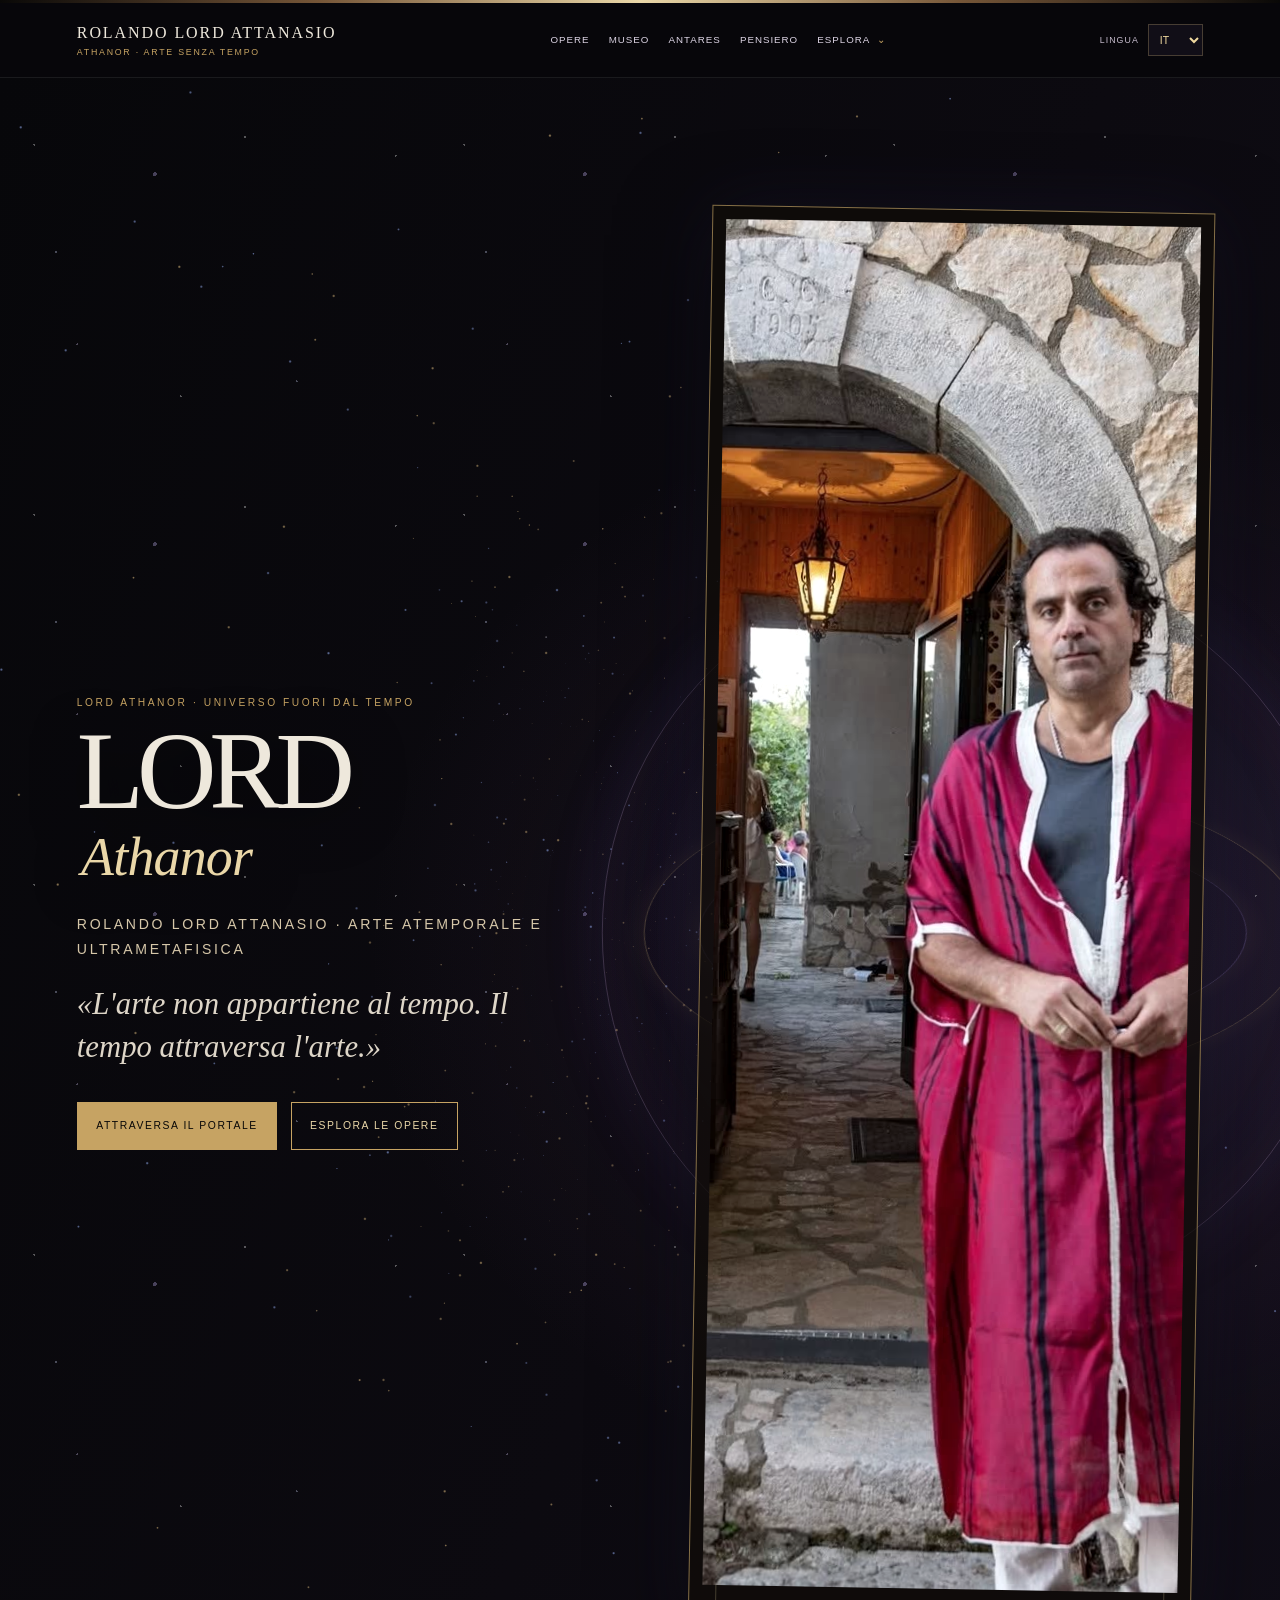
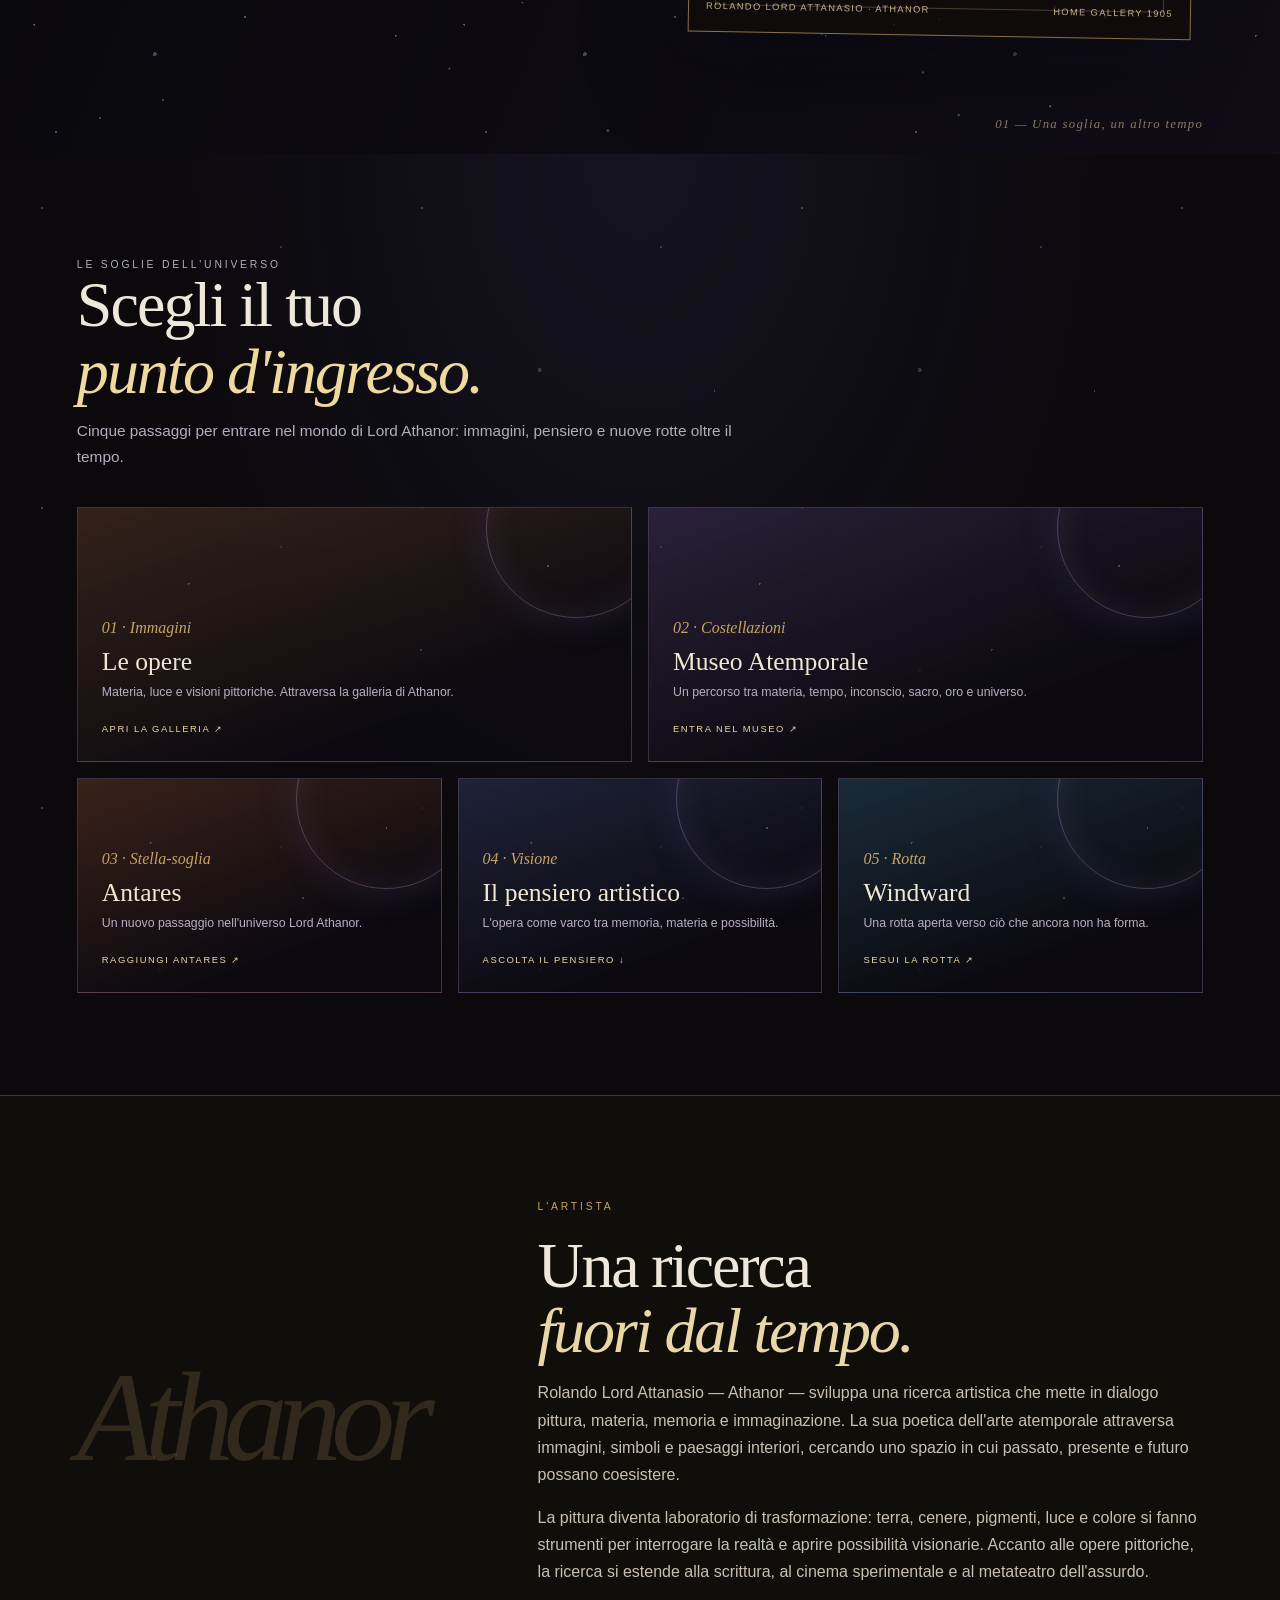
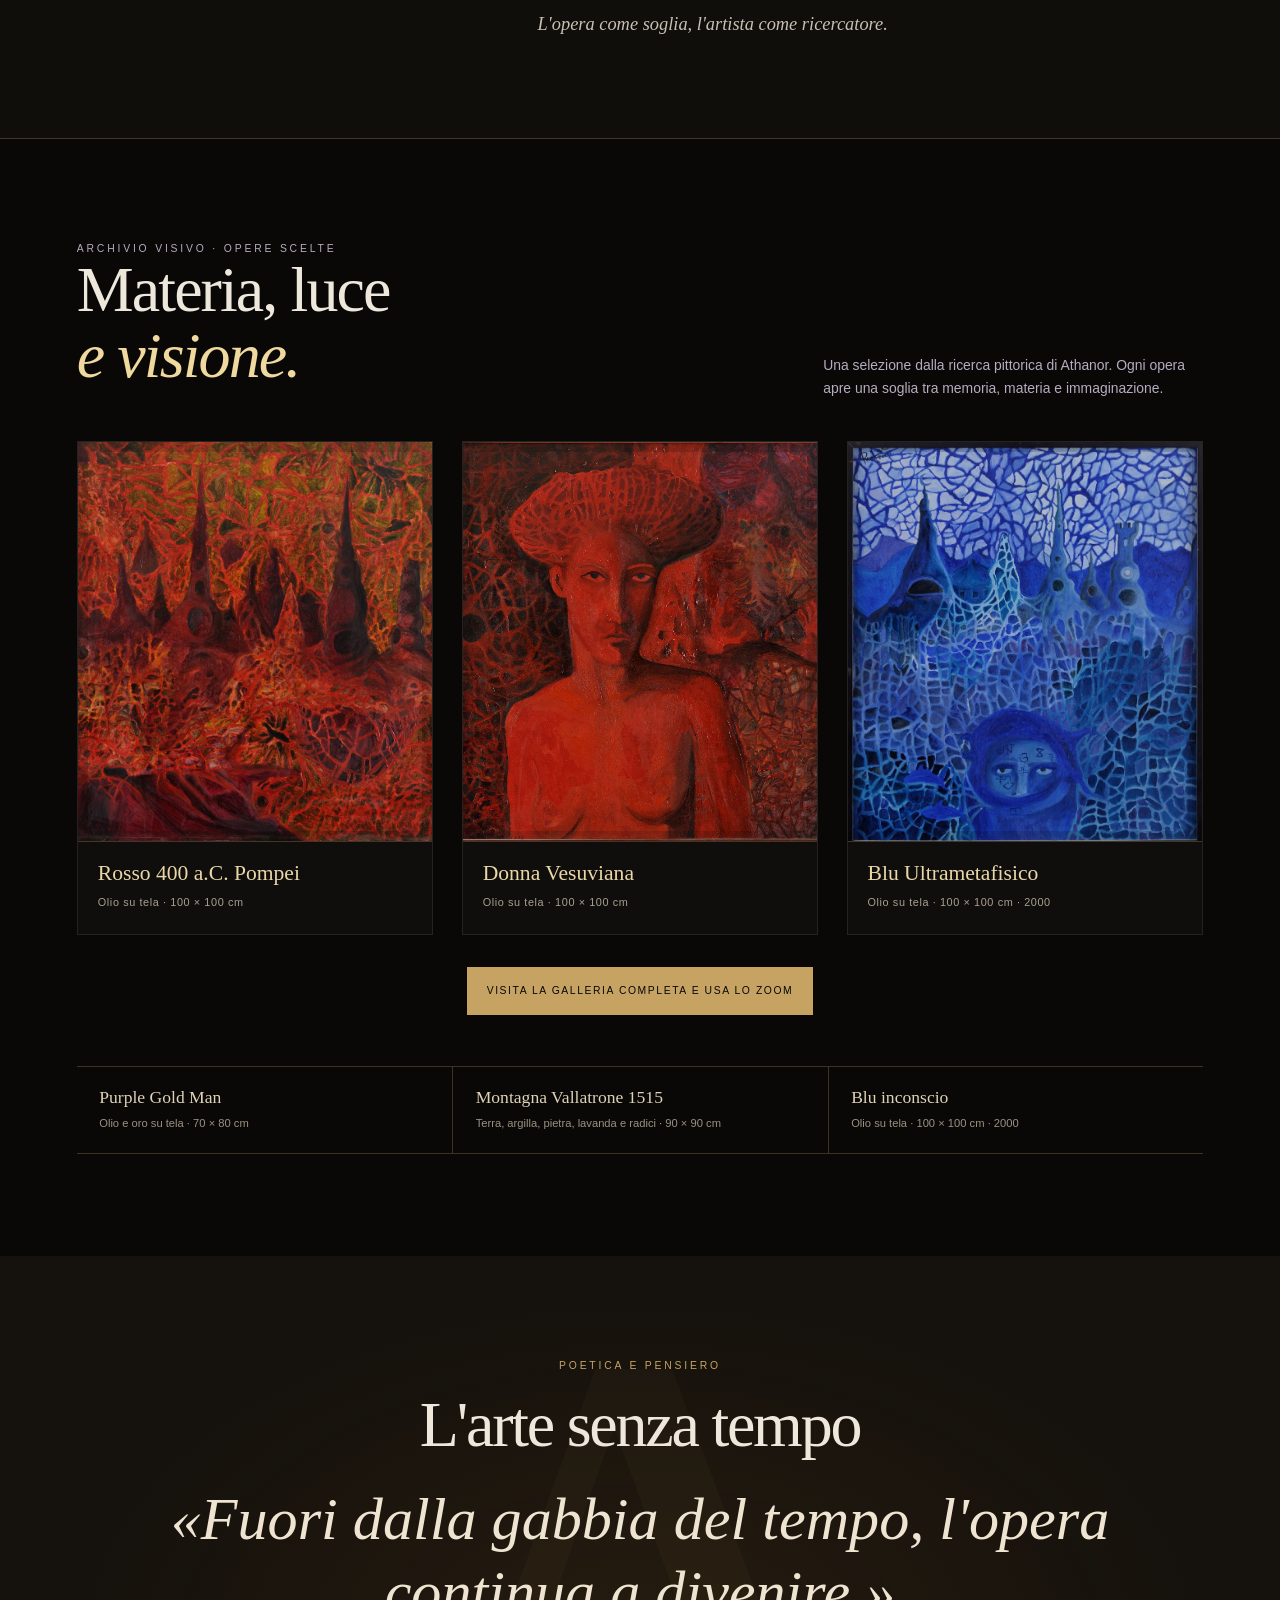
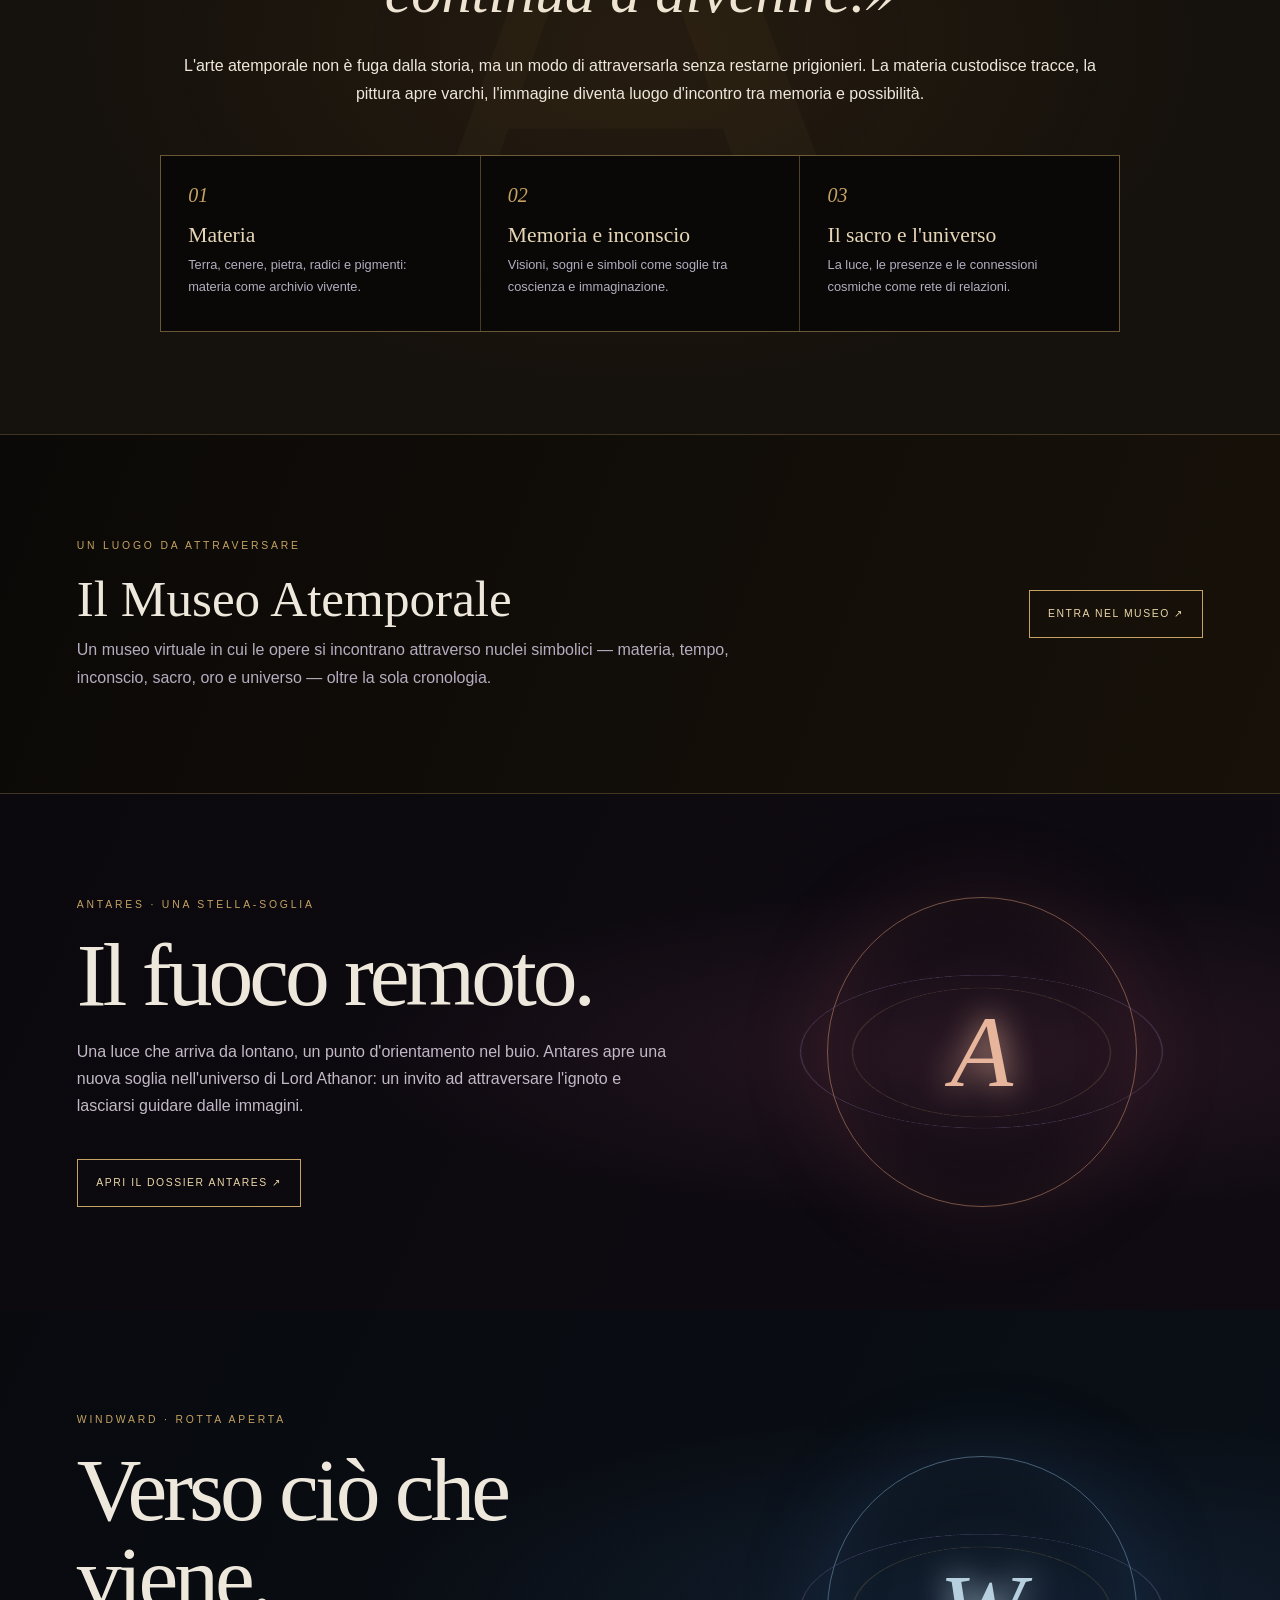
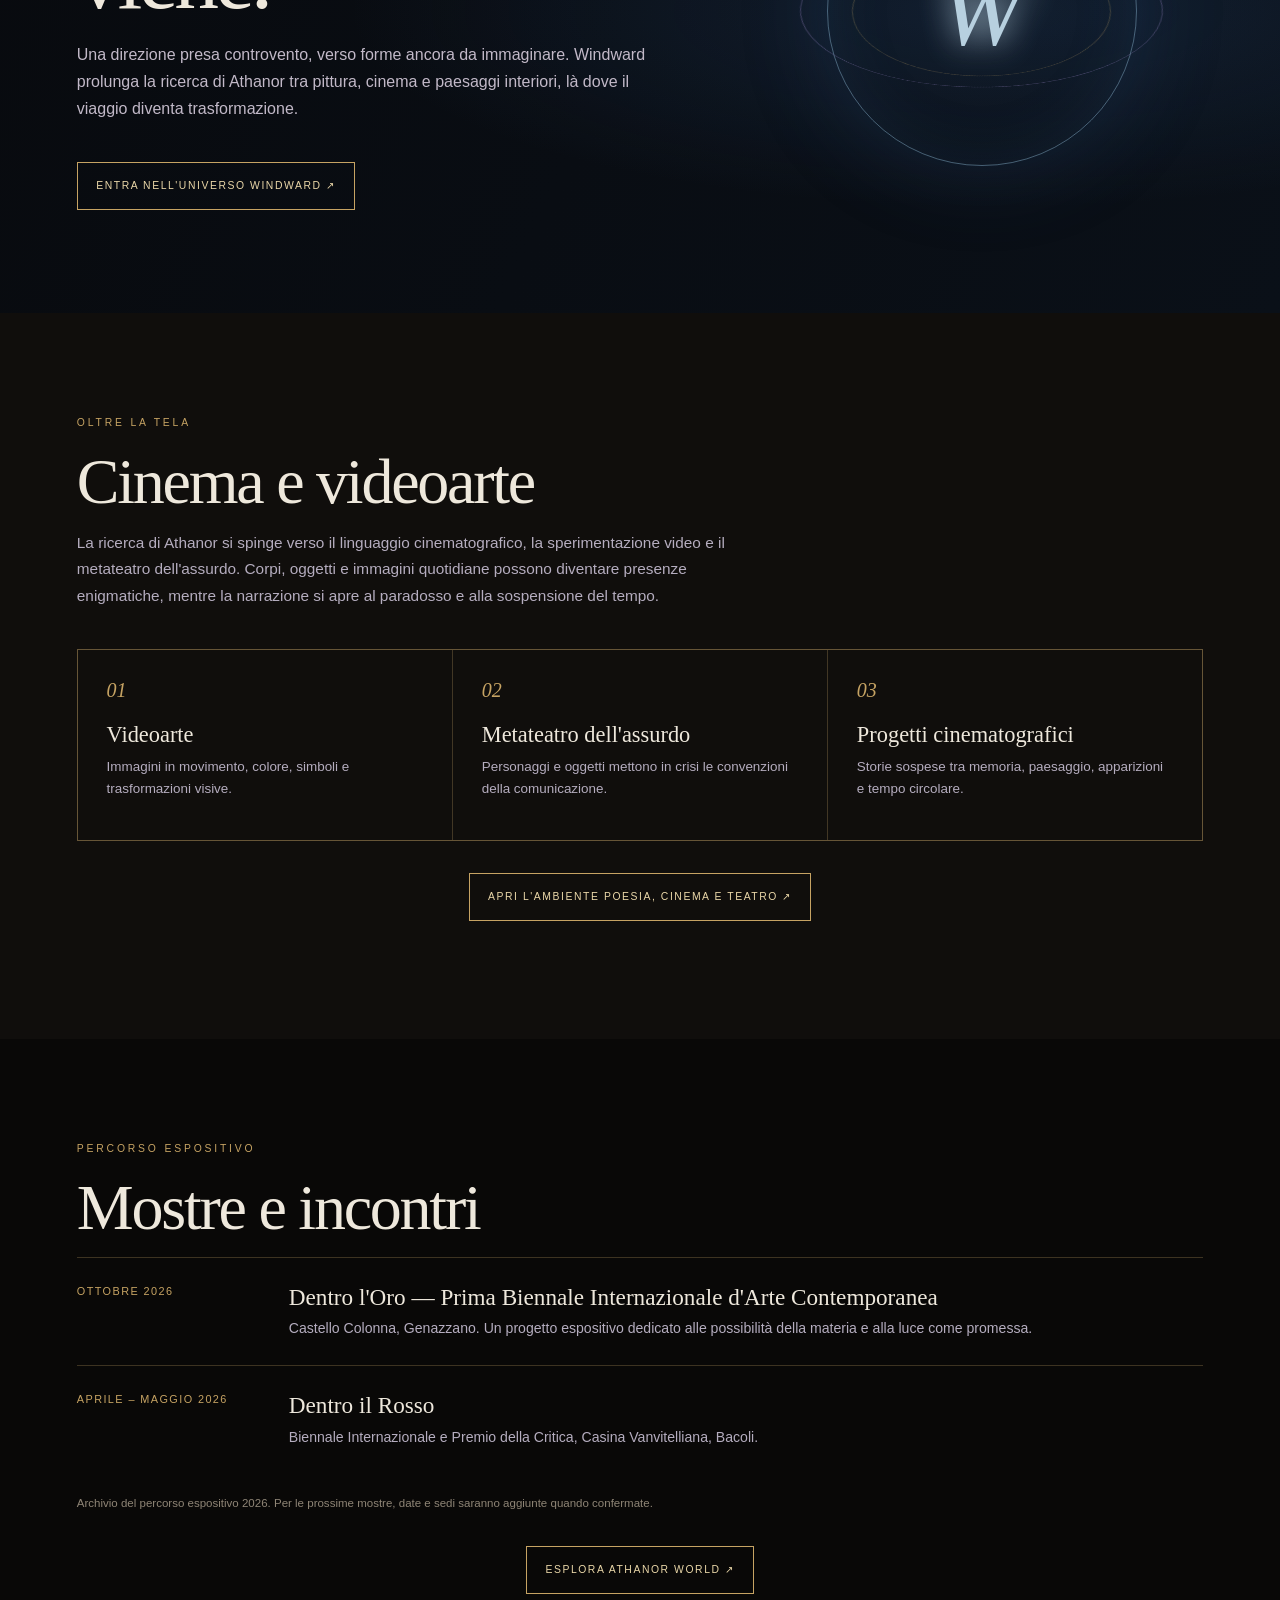
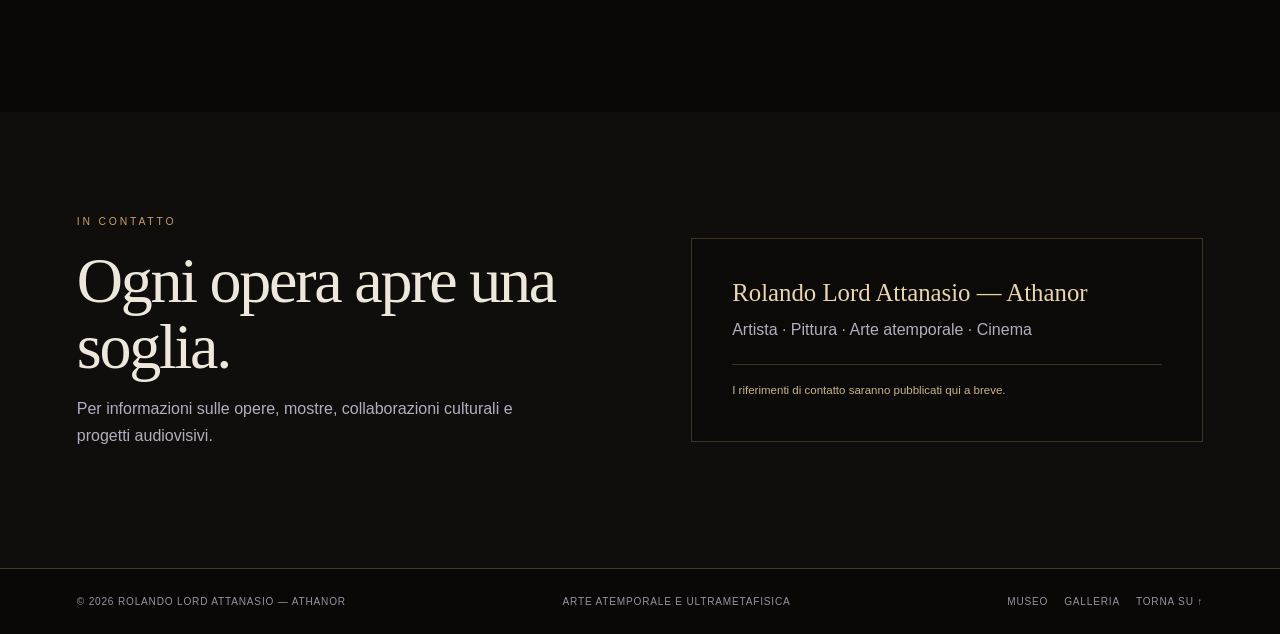
<file: index.html>
<!doctype html>
<html lang="it">
<head>
  <meta charset="utf-8">
  <meta name="viewport" content="width=device-width, initial-scale=1">
  <meta name="description" content="Rolando Lord Attanasio — Athanor. Un universo artistico senza tempo tra pittura, pensiero, cinema e poesia." data-i18n-content="home.meta.description">
  <meta name="theme-color" content="#090807">
  <meta property="og:type" content="website">
  <meta property="og:title" content="LORD ATHANOR — The Art Beyond Time">
  <meta property="og:description" content="Un universo artistico senza tempo tra pittura, pensiero, cinema e poesia." data-i18n-content="home.meta.description">
  <meta property="og:locale" content="it_IT">
  <meta name="twitter:card" content="summary_large_image">
  <link rel="canonical" href="https://rol006007006.github.io/">
  <link rel="alternate" hreflang="it" href="https://rol006007006.github.io/?lang=it">
  <link rel="alternate" hreflang="en" href="https://rol006007006.github.io/?lang=en">
  <link rel="alternate" hreflang="fr" href="https://rol006007006.github.io/?lang=fr">
  <link rel="alternate" hreflang="es" href="https://rol006007006.github.io/?lang=es">
  <link rel="alternate" hreflang="de" href="https://rol006007006.github.io/?lang=de">
  <link rel="alternate" hreflang="zh" href="https://rol006007006.github.io/?lang=zh">
  <title data-i18n="home.meta.title">Rolando Lord Attanasio — Athanor | Arte senza tempo</title>
  <style>
    :root {
      color-scheme: dark;
      --night: #090807;
      --night-soft: #100e0b;
      --panel: #15120f;
      --gold: #c1a064;
      --gold-light: #ead7a8;
      --bronze: #765638;
      --violet: #77669b;
      --blue: #547a9b;
      --ivory: #eee8dc;
      --muted: #b2a99b;
      --line: rgba(193, 160, 100, .28);
      --serif: Georgia, "Times New Roman", serif;
      --sans: Arial, Helvetica, sans-serif;
      --gutter: clamp(1.25rem, 6vw, 6.5rem);
    }
    * { box-sizing: border-box; }
    html { scroll-behavior: smooth; scroll-padding-top: 6.5rem; }
    body { margin: 0; background: var(--night); color: var(--ivory); font: 16px/1.7 var(--sans); }
    body, button, a { -webkit-tap-highlight-color: transparent; }
    a { color: inherit; text-decoration: none; }
    button { color: inherit; font: inherit; }
    img { max-width: 100%; }
    ::selection { color: var(--night); background: var(--gold-light); }
    .topline { height: 3px; background: linear-gradient(90deg, transparent, var(--bronze), var(--gold-light), var(--bronze), transparent); }

    .site-header { position: sticky; top: 0; z-index: 20; background: rgba(9, 8, 7, .92); border-bottom: 1px solid rgba(255,255,255,.08); backdrop-filter: blur(16px); }
    .header-inner { min-height: 78px; padding: 0 var(--gutter); display: flex; align-items: center; justify-content: space-between; gap: 2rem; }
    .brand { display: inline-flex; flex-direction: column; font: 1rem/1.2 var(--serif); letter-spacing: .13em; text-transform: uppercase; white-space: nowrap; }
    .brand span { margin-top: .35rem; color: var(--gold); font: .59rem/1.2 var(--sans); letter-spacing: .25em; }
    .site-nav { display: flex; align-items: center; gap: clamp(1rem, 2.25vw, 2rem); color: #ddd4c5; font-size: .68rem; letter-spacing: .14em; text-transform: uppercase; }
    .site-nav a { padding: .6rem 0; transition: color .2s ease; }
    .site-nav a:hover, .site-nav a:focus-visible { color: var(--gold-light); }
    .site-nav .nav-gallery { color: var(--gold-light); border-bottom: 1px solid var(--gold); }
    .menu-toggle { display: none; border: 1px solid var(--line); background: transparent; padding: .6rem .8rem; color: var(--gold-light); font-size: .7rem; letter-spacing: .12em; text-transform: uppercase; cursor: pointer; }

    .hero { min-height: min(900px, calc(100svh - 78px)); padding: clamp(4.5rem, 9vw, 8rem) var(--gutter) clamp(5rem, 8vw, 7rem); position: relative; isolation: isolate; display: grid; grid-template-columns: minmax(0, 1fr) minmax(320px, .92fr); align-items: center; gap: clamp(2.5rem, 6vw, 6rem); overflow: hidden; background: radial-gradient(ellipse at 78% 49%, rgba(64, 74, 133, .2), transparent 31%), radial-gradient(ellipse at 82% 52%, rgba(114, 68, 128, .2), transparent 46%), linear-gradient(112deg, #07070a 0%, #0c0a10 57%, #100d17 100%); }
    .hero::before { content: ""; position: absolute; z-index: -1; inset: 0; opacity: .32; background-image: radial-gradient(1px 1px at 8% 18%,#fff 98%,transparent),radial-gradient(1px 1px at 18% 72%,#d7c9f2 98%,transparent),radial-gradient(2px 2px at 36% 26%,#cdbbff 98%,transparent),radial-gradient(1px 1px at 57% 16%,#fff 98%,transparent),radial-gradient(1px 1px at 92% 21%,#fff 98%,transparent),radial-gradient(1px 1px at 69% 82%,#d4dcff 98%,transparent),radial-gradient(1px 1px at 42% 86%,#fff 98%,transparent),radial-gradient(1px 1px at 13% 47%,#d4dcff 98%,transparent); background-size: 430px 370px; pointer-events: none; }
    .hero::after { content: ""; position: absolute; z-index: -1; inset: 0; background: radial-gradient(420px circle at var(--glow-x, 72%) var(--glow-y, 48%), rgba(146,113,202,.12), transparent 72%); opacity: .9; pointer-events: none; }
    .portal-orbit { position: absolute; z-index: -1; top: 51%; left: 76%; width: min(58vw, 770px); aspect-ratio: 1; border: 1px solid rgba(186,158,208,.26); border-radius: 50%; box-shadow: 0 0 65px rgba(83,78,153,.12), inset 0 0 65px rgba(109,75,139,.09); transform: translate(calc(-50% + var(--shift-x, 0px)), calc(-50% + var(--shift-y, 0px))); transition: transform .35s ease-out; pointer-events: none; animation: portal-breathe 12s ease-in-out infinite; }
    .portal-orbit::before, .portal-orbit::after { content: ""; position: absolute; inset: 5.5%; border: 1px solid rgba(197,169,116,.34); border-radius: 50%; transform: rotateX(63deg) rotate(-24deg); box-shadow: 0 0 28px rgba(193,160,100,.09); }
    .portal-orbit::after { inset: 13%; border-color: rgba(119,102,155,.45); transform: rotateX(68deg) rotate(28deg); }
    @keyframes portal-breathe { 0%,100% { opacity: .6; filter: hue-rotate(0); } 50% { opacity: 1; filter: hue-rotate(20deg); } }
    .hero-copy { position: relative; z-index: 2; max-width: 670px; }
    .eyebrow, .section-kicker { margin: 0 0 1.15rem; color: var(--gold); font-size: .65rem; letter-spacing: .27em; line-height: 1.5; text-transform: uppercase; }
    h1, h2, h3, p { margin-top: 0; }
    .hero h1 { margin: 0; font: clamp(3.5rem, 8.6vw, 8.2rem)/.83 var(--serif); font-weight: 400; letter-spacing: -.065em; text-transform: uppercase; text-shadow: 0 8px 50px rgba(0,0,0,.65); }
    .hero h1 span { display: block; margin: 1.1rem 0 0 .08em; color: var(--gold-light); font-size: .49em; font-style: italic; letter-spacing: -.015em; text-transform: none; }
    .hero h1 span.title-main { margin: 0; color: var(--ivory); font-size: 1em; font-style: normal; letter-spacing: inherit; text-transform: uppercase; }
    .hero-subtitle { max-width: 36rem; margin: 2rem 0 1.25rem; color: #d6c7a9; font-size: clamp(.72rem, 1.15vw, .88rem); letter-spacing: .19em; line-height: 1.8; text-transform: uppercase; }
    .hero-manifesto { max-width: 32rem; margin: 0; color: #ded6c8; font: italic clamp(1.35rem, 2.4vw, 2rem)/1.42 var(--serif); }
    .hero-actions { display: flex; flex-wrap: wrap; align-items: center; gap: .85rem; margin-top: 2rem; }
    .button { min-height: 48px; display: inline-flex; justify-content: center; align-items: center; padding: .8rem 1.15rem; border: 1px solid var(--gold); color: var(--gold-light); font-size: .65rem; letter-spacing: .15em; text-align: center; text-transform: uppercase; transition: background .2s, color .2s, border-color .2s; }
    .button:hover, .button:focus-visible { border-color: var(--gold-light); background: var(--gold-light); color: var(--night); }
    .button.primary { background: var(--gold); color: var(--night); }
    .button.primary:hover, .button.primary:focus-visible { background: var(--gold-light); }
    .hero-portrait-wrap { position: relative; z-index: 1; width: min(100%, 550px); justify-self: center; padding: 13px; border: 1px solid rgba(221, 187, 117, .58); background: rgba(16, 13, 9, .76); box-shadow: 0 30px 90px rgba(0,0,0,.52), 0 0 80px rgba(79,71,139,.15); transform: translate(var(--portrait-x, 0px),var(--portrait-y, 0px)) rotate(1deg); transition: transform .4s ease-out; }
    .hero-portrait-wrap::before { content: ""; position: absolute; inset: 26px; border: 1px solid rgba(234,215,168,.25); pointer-events: none; }
    .hero-portrait { display: block; width: 100%; aspect-ratio: 3 / 2; object-fit: cover; object-position: center 46%; filter: saturate(.82) contrast(1.04); }
    .portrait-caption { display: flex; justify-content: space-between; gap: 1rem; padding: .9rem .25rem .15rem; color: #c4b18c; font-size: .58rem; letter-spacing: .15em; text-transform: uppercase; }
    .hero-index { position: absolute; right: var(--gutter); bottom: 1.4rem; color: #8e8069; font: italic .8rem var(--serif); letter-spacing: .1em; }

    .section { padding: clamp(4.5rem, 8vw, 8rem) var(--gutter); }
    .section-heading { max-width: 760px; margin-bottom: 2.6rem; }
    .section-heading h2, h2.section-heading, .about-copy h2, .research-copy h2, .contact-copy h2 { margin: 0 0 1rem; font: 400 clamp(2.4rem, 5vw, 5rem)/1.02 var(--serif); letter-spacing: -.035em; }
    .section-heading h2 em, .about-copy h2 em { color: var(--gold-light); font-weight: 400; }
    .section-intro { max-width: 690px; margin: 0; color: var(--muted); font-size: .96rem; }

    .universe-map { position: relative; overflow: hidden; background: radial-gradient(ellipse at 50% 0%,rgba(73,72,133,.16),transparent 55%), #0b090c; }
    .universe-map::before { content: ""; position: absolute; inset: 0; opacity: .22; background-image: radial-gradient(1px 1px at 11% 18%,#fff 98%,transparent),radial-gradient(1px 1px at 74% 31%,#d4c8f7 98%,transparent),radial-gradient(1px 1px at 88% 79%,#fff 98%,transparent),radial-gradient(2px 2px at 42% 72%,#c2b4f4 98%,transparent); background-size: 380px 300px; pointer-events: none; }
    .universe-map > * { position: relative; }
    .portal-grid { display: grid; grid-template-columns: repeat(6,minmax(0,1fr)); gap: 1rem; }
    .portal-card { min-height: 255px; position: relative; display: flex; flex-direction: column; justify-content: end; overflow: hidden; padding: 1.5rem; border: 1px solid rgba(195,169,222,.24); background: linear-gradient(160deg,rgba(75,71,132,.38),rgba(12,10,16,.96) 72%); transition: border-color .3s, transform .3s, box-shadow .3s; }
    .portal-card:nth-child(1), .portal-card:nth-child(2) { grid-column: span 3; }
    .portal-card:nth-child(3), .portal-card:nth-child(4), .portal-card:nth-child(5) { grid-column: span 2; min-height: 215px; }
    .portal-card::before { content: ""; position: absolute; width: 180px; height: 180px; top: -70px; right: -35px; border: 1px solid rgba(212,188,236,.28); border-radius: 50%; box-shadow: 0 0 38px rgba(92,86,167,.2), inset 0 0 32px rgba(119,102,155,.15); transition: transform .5s ease; }
    .portal-card::after { content: ""; position: absolute; inset: 0; opacity: .25; background: radial-gradient(1px 1px at 20% 30%,#fff 98%,transparent),radial-gradient(1px 1px at 62% 56%,#d5c9f7 98%,transparent),radial-gradient(1px 1px at 85% 23%,#fff 98%,transparent); pointer-events: none; }
    .portal-card:hover, .portal-card:focus-visible { z-index: 1; border-color: rgba(234,215,168,.72); box-shadow: 0 16px 50px rgba(47,37,80,.3); transform: translateY(-4px); }
    .portal-card:hover::before { transform: scale(1.12) rotate(18deg); }
    .portal-card .portal-number { position: relative; z-index: 1; margin-bottom: .6rem; color: var(--gold); font: italic 1rem var(--serif); }
    .portal-card h3 { position: relative; z-index: 1; margin: 0 0 .4rem; color: #f0e6d2; font: 400 clamp(1.35rem,2vw,1.8rem)/1.15 var(--serif); }
    .portal-card p { position: relative; z-index: 1; max-width: 29rem; margin: 0; color: #b8afc5; font-size: .77rem; }
    .portal-card .portal-enter { position: relative; z-index: 1; margin-top: 1.1rem; color: var(--gold-light); font-size: .59rem; letter-spacing: .16em; text-transform: uppercase; }
    .portal-card.art-portal { background: linear-gradient(160deg,rgba(129,82,48,.34),rgba(12,10,16,.96) 72%); }
    .portal-card.museum-portal { background: linear-gradient(160deg,rgba(80,62,112,.4),rgba(12,10,16,.96) 72%); }
    .portal-card.antares-portal { background: linear-gradient(160deg,rgba(142,76,48,.36),rgba(12,10,16,.96) 72%); }
    .portal-card.thought-portal { background: linear-gradient(160deg,rgba(60,69,123,.4),rgba(12,10,16,.96) 72%); }
    .portal-card.windward-portal { background: linear-gradient(160deg,rgba(44,90,119,.42),rgba(12,10,16,.96) 72%); }
    .portal-chapter { min-height: 430px; display: grid; grid-template-columns: 1fr minmax(230px,.7fr); align-items: center; gap: 4vw; position: relative; overflow: hidden; }
    .portal-chapter h2 { max-width: 780px; margin: 0 0 1.2rem; font: 400 clamp(3rem,7vw,6.5rem)/.98 var(--serif); letter-spacing: -.045em; }
    .portal-chapter p:not(.section-kicker) { max-width: 600px; color: #c2b9c8; }
    .chapter-mark { width: min(25vw,310px); aspect-ratio: 1; justify-self: center; display: grid; place-items: center; position: relative; border: 1px solid rgba(228,203,159,.42); border-radius: 50%; color: rgba(234,215,168,.88); font: italic clamp(3.5rem,8vw,6.5rem)/1 var(--serif); text-shadow: 0 0 32px currentColor; box-shadow: 0 0 70px rgba(86,75,157,.16), inset 0 0 60px rgba(113,77,134,.12); }
    .chapter-mark::before, .chapter-mark::after { content: ""; position: absolute; inset: -9%; border: 1px solid rgba(133,119,177,.42); border-radius: 50%; transform: rotateX(65deg) rotate(-20deg); }
    .chapter-mark::after { inset: 8%; border-color: rgba(193,160,100,.28); transform: rotateX(60deg) rotate(24deg); }
    .antares-chapter { background: radial-gradient(ellipse at 76% 50%,rgba(120,60,88,.24),transparent 45%),linear-gradient(115deg,#0b090d,#100b13); }
    .antares-chapter .chapter-mark { color: #e7b49c; border-color: rgba(222,156,121,.5); box-shadow: 0 0 90px rgba(130,58,68,.2),inset 0 0 60px rgba(130,58,68,.15); }
    .windward-chapter { background: radial-gradient(ellipse at 78% 50%,rgba(45,85,137,.23),transparent 46%),linear-gradient(115deg,#080a0e,#0a1018); }
    .windward-chapter .chapter-mark { color: #b7d0df; border-color: rgba(131,176,205,.5); box-shadow: 0 0 90px rgba(52,91,147,.22),inset 0 0 60px rgba(56,101,149,.15); }
    .chapter-cta { margin-top: 1.5rem; }

    .about { display: grid; grid-template-columns: minmax(200px, .7fr) minmax(0, 1.3fr); gap: clamp(2rem, 8vw, 8rem); align-items: center; background: var(--night-soft); border-top: 1px solid var(--line); border-bottom: 1px solid var(--line); }
    .about-mark { color: rgba(193,160,100,.19); font: italic clamp(4rem, 10vw, 9rem)/.9 var(--serif); letter-spacing: -.08em; }
    .about-copy { max-width: 780px; }
    .about-copy p:not(.section-kicker) { color: #c8c0b3; }
    .signature { margin: 1.8rem 0 0; color: var(--gold-light); font: italic 1.15rem var(--serif); }

    .works { background: var(--night); }
    .works-heading { display: flex; align-items: end; justify-content: space-between; gap: 2rem; }
    .works-heading .section-heading { margin-bottom: 2.4rem; }
    .works-heading .section-intro { max-width: 380px; padding-bottom: 2.5rem; font-size: .87rem; }
    .work-grid { display: grid; grid-template-columns: repeat(3, minmax(0, 1fr)); gap: clamp(1rem, 2.2vw, 1.8rem); }
    .work-card { min-width: 0; background: #100e0c; border: 1px solid rgba(255,255,255,.085); transition: transform .3s ease, border-color .3s ease; }
    .work-card:hover { transform: translateY(-5px); border-color: var(--line); }
    .work-image { position: relative; display: grid; place-items: center; min-height: 260px; aspect-ratio: 4 / 4.5; overflow: hidden; background: #090807; }
    .work-image::after { content: ""; position: absolute; inset: 0; border: 10px solid rgba(9,8,7,.16); pointer-events: none; }
    .work-image img { display: block; width: 100%; height: 100%; object-fit: cover; transition: transform .55s ease; }
    .work-card:hover .work-image img { transform: scale(1.035); }
    .work-caption { padding: 1.2rem 1.25rem 1.4rem; border-top: 1px solid var(--line); }
    .work-caption h3 { margin: 0 0 .35rem; color: var(--gold-light); font: 400 1.35rem/1.2 var(--serif); }
    .work-caption p { margin: 0; color: #a99f90; font-size: .68rem; letter-spacing: .055em; }
    .gallery-link { margin-top: 2rem; text-align: center; }
    .other-works { display: grid; grid-template-columns: repeat(3, minmax(0,1fr)); margin-top: 3.2rem; border-top: 1px solid var(--line); border-bottom: 1px solid var(--line); }
    .other-work { padding: 1.25rem 1.4rem; }
    .other-work + .other-work { border-left: 1px solid var(--line); }
    .other-work h3 { margin: 0 0 .35rem; color: #dfd2b7; font: 400 1.1rem var(--serif); }
    .other-work p { margin: 0; color: #9b9182; font-size: .7rem; }

    .research { position: relative; overflow: hidden; background: radial-gradient(ellipse at 50% 50%, rgba(121,82,35,.17), transparent 62%), #15110c; text-align: center; }
    .research::before { content: "A"; position: absolute; top: 50%; left: 50%; color: rgba(193,160,100,.035); font: 52rem/.8 var(--serif); transform: translate(-50%,-51%); pointer-events: none; }
    .research-copy { position: relative; max-width: 960px; margin: auto; }
    .research-copy blockquote { margin: 1.5rem auto; color: #eee4d1; font: italic clamp(1.9rem, 4.7vw, 4rem)/1.22 var(--serif); }
    .research-copy > p:last-child { max-width: 680px; margin: auto; color: #b6a990; }
    .research-areas { display: grid; grid-template-columns: repeat(3,1fr); gap: 1px; margin-top: 3rem; border: 1px solid var(--line); background: var(--line); text-align: left; }
    .research-area { min-height: 175px; padding: 1.7rem; background: var(--night); }
    .research-area span { color: var(--gold); font: italic 1.25rem var(--serif); }
    .research-area h3 { margin: .8rem 0 .4rem; color: #e6d6b7; font: 400 1.35rem var(--serif); }
    .research-area p { margin: 0; color: var(--muted); font-size: .8rem; }

    .museum { display: grid; grid-template-columns: 1fr auto; align-items: center; gap: 2rem; background: linear-gradient(110deg, #0b0907, #171109); border-top: 1px solid var(--line); border-bottom: 1px solid var(--line); }
    .museum h2 { margin: 0 0 .7rem; font: 400 clamp(2.2rem, 4vw, 3.8rem)/1.05 var(--serif); }
    .museum p:last-child { max-width: 680px; margin: 0; color: var(--muted); }

    .cinema { background: #100e0c; }
    .cinema-grid { display: grid; grid-template-columns: repeat(3,1fr); gap: 1px; margin-top: 2.5rem; border: 1px solid var(--line); background: var(--line); }
    .cinema-card { min-height: 190px; padding: 1.8rem; background: #100e0c; }
    .cinema-card .number { color: var(--gold); font: italic 1.25rem var(--serif); }
    .cinema-card h3 { margin: 1rem 0 .5rem; font: 400 1.4rem var(--serif); }
    .cinema-card p { margin: 0; color: var(--muted); font-size: .84rem; }

    .events { background: var(--night); }
    .event-row { display: grid; grid-template-columns: 180px minmax(0,1fr); gap: 2rem; padding: 1.5rem 0; border-top: 1px solid var(--line); }
    .event-date { color: var(--gold); font-size: .68rem; letter-spacing: .13em; text-transform: uppercase; }
    .event-row h3 { margin: 0 0 .35rem; font: 400 1.45rem/1.3 var(--serif); }
    .event-row p { margin: 0; color: var(--muted); font-size: .88rem; }
    .event-note { margin: 1.25rem 0 0; color: #8f8576; font-size: .72rem; }

    .contact { display: grid; grid-template-columns: 1fr 1fr; gap: 8vw; align-items: center; background: #100e0c; }
    .contact-copy > p:last-child { max-width: 470px; color: var(--muted); }
    .contact-box { padding: clamp(1.5rem, 4vw, 2.5rem); border: 1px solid var(--line); background: rgba(9,8,7,.48); }
    .contact-box h3 { margin: 0 0 .6rem; color: var(--gold-light); font: 400 1.55rem var(--serif); }
    .contact-box p { margin: 0; color: var(--muted); }
    .contact-box .contact-status { margin-top: 1.3rem; padding-top: 1rem; border-top: 1px solid var(--line); color: #c8b48a; font-size: .72rem; }
    .site-footer { display: flex; justify-content: space-between; align-items: center; gap: 1.5rem; padding: 1.6rem var(--gutter); border-top: 1px solid var(--line); color: #8f8678; font-size: .65rem; letter-spacing: .08em; text-transform: uppercase; }
    .footer-links { display: flex; gap: 1.2rem; }
    .footer-links a:hover, .footer-links a:focus-visible { color: var(--gold-light); }
    :focus-visible { outline: 2px solid var(--gold-light); outline-offset: 4px; }

    @media (max-width: 950px) {
      .menu-toggle { display: inline-flex; align-items: center; gap: .5rem; }
      .site-nav { display: none; position: absolute; top: 100%; left: 0; right: 0; padding: 1.1rem var(--gutter) 1.4rem; flex-direction: column; align-items: stretch; gap: .2rem; background: rgba(9,8,7,.98); border-bottom: 1px solid var(--line); }
      .site-nav.is-open { display: flex; }
      .site-nav a { padding: .75rem 0; }
      .site-nav .nav-gallery { width: fit-content; }
      .hero { grid-template-columns: 1fr 1fr; gap: 2rem; }
      .hero h1 { font-size: clamp(3.4rem, 9vw, 6rem); }
      .hero-portrait-wrap { width: min(100%, 440px); }
      .portal-orbit { left: 76%; width: min(72vw,680px); }
      .portal-grid { grid-template-columns: repeat(2,minmax(0,1fr)); }
      .portal-card:nth-child(n) { grid-column: span 1; min-height: 220px; }
      .portal-card:last-child { grid-column: span 2; }
      .portal-chapter { min-height: 380px; }
      .work-grid { grid-template-columns: repeat(2,minmax(0,1fr)); }
      .work-card:last-child { display: none; }
    }
    @media (max-width: 650px) {
      html { scroll-padding-top: 5.5rem; }
      .header-inner { min-height: 68px; }
      .brand { font-size: .86rem; }
      .brand span { font-size: .53rem; }
      .hero { min-height: auto; grid-template-columns: 1fr; gap: 2.5rem; padding-top: 5rem; padding-bottom: 5rem; }
      .hero h1 { font-size: clamp(3.35rem, 15vw, 5.4rem); }
      .hero-subtitle { margin-top: 1.5rem; }
      .hero-portrait-wrap { width: min(100%, 470px); }
      .portal-orbit { top: 69%; left: 50%; width: min(110vw,620px); }
      .portrait-caption { font-size: .5rem; }
      .hero-index { bottom: 1rem; }
      .section { padding-top: 4.5rem; padding-bottom: 4.5rem; }
      .portal-grid { grid-template-columns: 1fr; }
      .portal-card:nth-child(n) { grid-column: span 1; min-height: 195px; }
      .portal-chapter { min-height: auto; grid-template-columns: 1fr; gap: 2rem; }
      .portal-chapter .chapter-mark { width: min(52vw,250px); grid-row: 1; }
      .chapter-copy { grid-row: 2; }
      .about { grid-template-columns: 1fr; gap: .7rem; }
      .about-mark { font-size: 4.4rem; }
      .works-heading { display: block; }
      .works-heading .section-heading { margin-bottom: .8rem; }
      .works-heading .section-intro { padding-bottom: 1.7rem; }
      .work-grid { grid-template-columns: 1fr; gap: 1rem; }
      .work-card:last-child { display: block; }
      .work-image { min-height: 0; aspect-ratio: 1 / 1; }
      .other-works { grid-template-columns: 1fr; }
      .other-work { padding: 1rem .3rem; }
      .other-work + .other-work { border-top: 1px solid var(--line); border-left: 0; }
      .research-areas, .cinema-grid { grid-template-columns: 1fr; }
      .research-area, .cinema-card { min-height: auto; }
      .museum { grid-template-columns: 1fr; }
      .museum .button { justify-self: start; }
      .event-row { grid-template-columns: 1fr; gap: .4rem; }
      .contact { grid-template-columns: 1fr; gap: 1.5rem; }
      .site-footer { align-items: flex-start; flex-direction: column; }
    }
    @media (prefers-reduced-motion: reduce) {
      html { scroll-behavior: auto; }
      *, *::before, *::after { scroll-behavior: auto !important; transition-duration: .01ms !important; animation-duration: .01ms !important; animation-iteration-count: 1 !important; }
      .portal-orbit { animation: none !important; }
    }
  </style>
  <link rel="stylesheet" href="assets/css/site.css">
  <script type="application/ld+json">{"@context":"https://schema.org","@type":"Person","name":"Rolando Lord Attanasio","alternateName":"Lord Athanor","description":"Artista e ricercatore. Pittura, arte atemporale, cinema e poesia.","url":"https://rol006007006.github.io/"}</script>
  <script defer src="assets/js/site.js"></script>
</head>
<body>
  <div class="topline" aria-hidden="true"></div>
  <header class="site-header">
    <div class="header-inner">
      <a class="brand" href="#home" aria-label="Athanor, torna all'inizio" data-i18n-attr="aria-label:nav.brand.alt">Rolando Lord Attanasio<span>Athanor · Arte senza tempo</span></a>
      <button class="menu-toggle" type="button" aria-label="Apri il menu" data-i18n-attr="aria-label:nav.menu.open" aria-expanded="false" aria-controls="site-nav" id="menuToggle"><span data-i18n="nav.menu">Menu</span><span aria-hidden="true">☰</span></button>
      <nav class="site-nav" id="site-nav" aria-label="Navigazione principale" data-i18n-attr="aria-label:nav.label">
        <a href="#opere" data-i18n="nav.works">Opere</a>
        <a href="museo.html" data-i18n="nav.museum">Museo</a>
        <a href="antares.html" data-i18n="nav.antares">Antares</a>
        <a href="#pensiero" data-i18n="nav.thought">Pensiero</a>
        <details class="nav-explore"><summary data-i18n="nav.explore">Esplora</summary><div class="explore-menu"><a href="biblioteca.html" data-i18n="nav.library">Biblioteca</a><a href="windward.html" data-i18n="nav.windward">Windward</a><a href="arti.html" data-i18n="nav.arts">Poesia · Cinema · Teatro</a><a href="oracolo.html" data-i18n="nav.oracle">Oracolo</a><a href="world.html" data-i18n="nav.world">Athanor World</a><a href="diario.html" data-i18n="nav.diary">Diario & Social</a><a href="shop.html" data-i18n="nav.shop">Art Shop</a></div></details>
      </nav>
      <div class="header-tools"><label class="language-label" for="language-select" data-i18n="nav.language">Lingua</label><select class="language-select" id="language-select" aria-label="Seleziona la lingua" data-i18n-attr="aria-label:nav.language"><option value="it">IT</option><option value="en">EN</option><option value="fr">FR</option><option value="es">ES</option><option value="de">DE</option><option value="zh">中文</option></select></div>
    </div>
  </header>

  <main>
    <section class="hero" id="home" aria-labelledby="hero-title">
      <canvas class="cosmos-canvas" id="cosmos-field" aria-hidden="true"></canvas>
      <div class="portal-orbit" aria-hidden="true"></div>
      <div class="hero-copy">
        <p class="eyebrow" data-i18n="home.kicker">LORD ATHANOR · UNIVERSO FUORI DAL TEMPO</p>
        <h1 id="hero-title"><span class="title-main" data-i18n="home.title">Lord</span><span data-i18n="home.title2">Athanor</span></h1>
        <p class="hero-subtitle" data-i18n="home.subtitle">Rolando Lord Attanasio · Arte atemporale e ultrametafisica</p>
        <p class="hero-manifesto" data-i18n="home.quote">«L'arte non appartiene al tempo. Il tempo attraversa l'arte.»</p>
        <div class="hero-actions">
          <a class="button primary" href="#universo" data-i18n="home.enter">Attraversa il portale</a>
          <a class="button" href="#opere" data-i18n="home.works">Esplora le opere</a>
        </div>
      </div>
      <figure class="hero-portrait-wrap">
        <img class="hero-portrait" src="rolando-home.jpg" alt="Rolando Lord Attanasio davanti alla Home Gallery 1905" data-i18n-attr="alt:home.portrait.alt" width="2048" height="1366" fetchpriority="high">
        <figcaption class="portrait-caption"><span data-i18n="home.portrait">Rolando Lord Attanasio · Athanor</span><span>Home Gallery 1905</span></figcaption>
      </figure>
      <span class="hero-index" aria-hidden="true">01 — Una soglia, un altro tempo</span>
    </section>

    <section class="section universe-map" id="universo" aria-labelledby="universe-title">
      <div class="section-heading">
        <p class="section-kicker" data-i18n="map.kicker">Le soglie dell'universo</p>
        <h2 id="universe-title"><span data-i18n="map.title1">Scegli il tuo</span><br><em data-i18n="map.title2">punto d'ingresso.</em></h2>
        <p class="section-intro" data-i18n="map.intro">Cinque passaggi per entrare nel mondo di Lord Athanor: immagini, pensiero e nuove rotte oltre il tempo.</p>
      </div>
      <div class="portal-grid">
        <a class="portal-card art-portal" href="#opere"><span class="portal-number">01 · <span data-i18n="map.images">Immagini</span></span><h3 data-i18n="map.works">Le opere</h3><p data-i18n="map.works.desc">Materia, luce e visioni pittoriche. Attraversa la galleria di Athanor.</p><span class="portal-enter" data-i18n="map.works.link">Apri la galleria ↗</span></a>
        <a class="portal-card museum-portal" href="museo.html"><span class="portal-number">02 · <span data-i18n="map.constellations">Costellazioni</span></span><h3 data-i18n="nav.museum">Museo Atemporale</h3><p data-i18n="map.museum.desc">Un percorso tra materia, tempo, inconscio, sacro, oro e universo.</p><span class="portal-enter" data-i18n="map.museum.link">Entra nel museo ↗</span></a>
        <a class="portal-card antares-portal" href="antares.html"><span class="portal-number">03 · <span data-i18n="map.threshold">Stella-soglia</span></span><h3>Antares</h3><p data-i18n="map.antares.desc">Un nuovo passaggio nell'universo Lord Athanor.</p><span class="portal-enter" data-i18n="map.antares.link">Raggiungi Antares ↗</span></a>
        <a class="portal-card thought-portal" href="#pensiero"><span class="portal-number">04 · <span data-i18n="map.vision">Visione</span></span><h3 data-i18n="nav.thought">Il pensiero artistico</h3><p data-i18n="map.thought.desc">L'opera come varco tra memoria, materia e possibilità.</p><span class="portal-enter" data-i18n="map.thought.link">Ascolta il pensiero ↓</span></a>
        <a class="portal-card windward-portal" href="windward.html"><span class="portal-number">05 · <span data-i18n="map.route">Rotta</span></span><h3>Windward</h3><p data-i18n="map.windward.desc">Una rotta aperta verso ciò che ancora non ha forma.</p><span class="portal-enter" data-i18n="map.windward.link">Segui la rotta ↗</span></a>
      </div>
    </section>

    <section class="section about" id="biografia" aria-labelledby="about-title">
      <div class="about-mark" aria-hidden="true">Athanor</div>
      <div class="about-copy">
        <p class="section-kicker" data-i18n="about.kicker">L'artista</p>
        <h2 id="about-title"><span data-i18n="about.title1">Una ricerca</span><br><em data-i18n="about.title2">fuori dal tempo.</em></h2>
        <p data-i18n="about.body1">Rolando Lord Attanasio — Athanor — sviluppa una ricerca artistica che mette in dialogo pittura, materia, memoria e immaginazione. La sua poetica dell'arte atemporale attraversa immagini, simboli e paesaggi interiori, cercando uno spazio in cui passato, presente e futuro possano coesistere.</p>
        <p data-i18n="about.body2">La pittura diventa laboratorio di trasformazione: terra, cenere, pigmenti, luce e colore si fanno strumenti per interrogare la realtà e aprire possibilità visionarie. Accanto alle opere pittoriche, la ricerca si estende alla scrittura, al cinema sperimentale e al metateatro dell'assurdo.</p>
        <p class="signature" data-i18n="about.signature">L'opera come soglia, l'artista come ricercatore.</p>
      </div>
    </section>

    <section class="section works" id="opere" aria-labelledby="works-title">
      <div class="works-heading">
        <div class="section-heading">
          <p class="section-kicker" data-i18n="works.kicker">Archivio visivo · Opere scelte</p>
          <h2 id="works-title"><span data-i18n="works.title1">Materia, luce</span><br><em data-i18n="works.title2">e visione.</em></h2>
        </div>
        <p class="section-intro" data-i18n="works.intro">Una selezione dalla ricerca pittorica di Athanor. Ogni opera apre una soglia tra memoria, materia e immaginazione.</p>
      </div>
      <div class="work-grid">
        <article class="work-card">
          <div class="work-image"><img src="opera-1.jpg" alt="Rosso 400 a.C. Pompei, opera pittorica nei toni del rosso" data-i18n-attr="alt:works.alt.rosso" width="2046" height="2048" loading="lazy" decoding="async"></div>
          <div class="work-caption"><h3>Rosso 400 a.C. Pompei</h3><p data-i18n="works.meta.rosso">Olio su tela · 100 × 100 cm</p></div>
        </article>
        <article class="work-card">
          <div class="work-image"><img src="opera-2.jpg" alt="Donna Vesuviana, opera pittorica di Athanor" data-i18n-attr="alt:works.alt.donna" width="1449" height="1451" loading="lazy" decoding="async"></div>
          <div class="work-caption"><h3>Donna Vesuviana</h3><p data-i18n="works.meta.donna">Olio su tela · 100 × 100 cm</p></div>
        </article>
        <article class="work-card">
          <div class="work-image"><img src="opera-3.jpg" alt="Blu Ultrametafisico, opera pittorica nei toni del blu" data-i18n-attr="alt:works.alt.blu" width="1722" height="1963" loading="lazy" decoding="async"></div>
          <div class="work-caption"><h3>Blu Ultrametafisico</h3><p data-i18n="works.meta.blu">Olio su tela · 100 × 100 cm · 2000</p></div>
        </article>
      </div>
      <div class="gallery-link"><a class="button primary" href="galleria.html" data-i18n="works.gallery">Visita la galleria completa e usa lo zoom</a></div>
      <div class="other-works" aria-label="Altre opere citate" data-i18n-attr="aria-label:works.more">
        <article class="other-work"><h3>Purple Gold Man</h3><p data-i18n="works.meta.purple">Olio e oro su tela · 70 × 80 cm</p></article>
        <article class="other-work"><h3>Montagna Vallatrone 1515</h3><p data-i18n="works.meta.mountain">Terra, argilla, pietra, lavanda e radici · 90 × 90 cm</p></article>
        <article class="other-work"><h3>Blu inconscio</h3><p data-i18n="works.meta.inconscious">Olio su tela · 100 × 100 cm · 2000</p></article>
      </div>
    </section>

    <section class="section research" id="ricerca" aria-labelledby="pensiero">
      <div class="research-copy">
        <p class="section-kicker" data-i18n="thought.kicker">Poetica e pensiero</p>
        <h2 id="pensiero" data-i18n="thought.title">L'arte senza tempo</h2>
        <blockquote data-i18n="thought.quote">«Fuori dalla gabbia del tempo, l'opera continua a divenire.»</blockquote>
        <p data-i18n="thought.body">L'arte atemporale non è fuga dalla storia, ma un modo di attraversarla senza restarne prigionieri. La materia custodisce tracce, la pittura apre varchi, l'immagine diventa luogo d'incontro tra memoria e possibilità.</p>
        <div class="research-areas">
          <article class="research-area"><span>01</span><h3 data-i18n="thought.material.title">Materia</h3><p data-i18n="thought.material.body">Terra, cenere, pietra, radici e pigmenti: materia come archivio vivente.</p></article>
          <article class="research-area"><span>02</span><h3 data-i18n="thought.memory.title">Memoria e inconscio</h3><p data-i18n="thought.memory.body">Visioni, sogni e simboli come soglie tra coscienza e immaginazione.</p></article>
          <article class="research-area"><span>03</span><h3 data-i18n="thought.cosmos.title">Il sacro e l'universo</h3><p data-i18n="thought.cosmos.body">La luce, le presenze e le connessioni cosmiche come rete di relazioni.</p></article>
        </div>
      </div>
    </section>

    <section class="section museum" aria-labelledby="museum-title">
      <div>
        <p class="section-kicker" data-i18n="museum.kicker">Un luogo da attraversare</p>
        <h2 id="museum-title" data-i18n="nav.museum">Il Museo Atemporale</h2>
        <p data-i18n="museum.intro">Un museo virtuale in cui le opere si incontrano attraverso nuclei simbolici — materia, tempo, inconscio, sacro, oro e universo — oltre la sola cronologia.</p>
      </div>
      <a class="button" href="museo.html" data-i18n="museum.enter">Entra nel museo ↗</a>
    </section>

    <section class="section portal-chapter antares-chapter" id="antares" aria-labelledby="antares-title">
      <div class="chapter-copy">
        <p class="section-kicker" data-i18n="antares.kicker">Antares · Una stella-soglia</p>
        <h2 id="antares-title" data-i18n="antares.title">Il fuoco remoto.</h2>
        <p data-i18n="antares.intro">Una luce che arriva da lontano, un punto d'orientamento nel buio. Antares apre una nuova soglia nell'universo di Lord Athanor: un invito ad attraversare l'ignoto e lasciarsi guidare dalle immagini.</p>
        <a class="button chapter-cta" href="antares.html" data-i18n="antares.enter">Apri il dossier Antares ↗</a>
      </div>
      <div class="chapter-mark" aria-hidden="true">A</div>
    </section>

    <section class="section portal-chapter windward-chapter" id="windward" aria-labelledby="windward-title">
      <div class="chapter-copy">
        <p class="section-kicker" data-i18n="windward.kicker">Windward · Rotta aperta</p>
        <h2 id="windward-title" data-i18n="windward.title">Verso ciò che viene.</h2>
        <p data-i18n="windward.intro">Una direzione presa controvento, verso forme ancora da immaginare. Windward prolunga la ricerca di Athanor tra pittura, cinema e paesaggi interiori, là dove il viaggio diventa trasformazione.</p>
        <a class="button chapter-cta" href="windward.html" data-i18n="windward.enter">Entra nell'universo Windward ↗</a>
      </div>
      <div class="chapter-mark" aria-hidden="true">W</div>
    </section>

    <section class="section cinema" id="cinema" aria-labelledby="cinema-title">
      <p class="section-kicker" data-i18n="arts.kicker">Oltre la tela</p>
      <h2 id="cinema-title" class="section-heading" data-i18n="arts.title">Cinema e videoarte</h2>
      <p class="section-intro" data-i18n="arts.intro">La ricerca di Athanor si spinge verso il linguaggio cinematografico, la sperimentazione video e il metateatro dell'assurdo. Corpi, oggetti e immagini quotidiane possono diventare presenze enigmatiche, mentre la narrazione si apre al paradosso e alla sospensione del tempo.</p>
      <div class="cinema-grid">
        <article class="cinema-card"><span class="number">01</span><h3 data-i18n="arts.video">Videoarte</h3><p data-i18n="arts.video.desc">Immagini in movimento, colore, simboli e trasformazioni visive.</p></article>
        <article class="cinema-card"><span class="number">02</span><h3 data-i18n="arts.theatre">Metateatro dell'assurdo</h3><p data-i18n="arts.theatre.desc">Personaggi e oggetti mettono in crisi le convenzioni della comunicazione.</p></article>
        <article class="cinema-card"><span class="number">03</span><h3 data-i18n="arts.film">Progetti cinematografici</h3><p data-i18n="arts.film.desc">Storie sospese tra memoria, paesaggio, apparizioni e tempo circolare.</p></article>
      </div>
      <p class="gallery-link"><a class="button" href="arti.html" data-i18n="arts.enter">Apri l'ambiente Poesia, Cinema e Teatro ↗</a></p>
    </section>

    <section class="section events" id="mostre" aria-labelledby="events-title">
      <p class="section-kicker" data-i18n="events.kicker">Percorso espositivo</p>
      <h2 id="events-title" class="section-heading" data-i18n="events.title">Mostre e incontri</h2>
      <div class="event-row"><div class="event-date" data-i18n="events.october">Ottobre 2026</div><div><h3>Dentro l'Oro — Prima Biennale Internazionale d'Arte Contemporanea</h3><p data-i18n="events.gold">Castello Colonna, Genazzano. Un progetto espositivo dedicato alle possibilità della materia e alla luce come promessa.</p></div></div>
      <div class="event-row"><div class="event-date" data-i18n="events.april">Aprile – Maggio 2026</div><div><h3>Dentro il Rosso</h3><p data-i18n="events.red">Biennale Internazionale e Premio della Critica, Casina Vanvitelliana, Bacoli.</p></div></div>
      <p class="event-note" data-i18n="events.archive">Archivio del percorso espositivo 2026. Per le prossime mostre, date e sedi saranno aggiunte quando confermate.</p>
      <p class="gallery-link"><a class="button" href="world.html" data-i18n="events.world">Esplora Athanor World ↗</a></p>
    </section>

    <section class="section contact" id="contatti" aria-labelledby="contact-title">
      <div class="contact-copy">
        <p class="section-kicker" data-i18n="contact.kicker">In contatto</p>
        <h2 id="contact-title" data-i18n="contact.title">Ogni opera apre una soglia.</h2>
        <p data-i18n="contact.intro">Per informazioni sulle opere, mostre, collaborazioni culturali e progetti audiovisivi.</p>
      </div>
      <div class="contact-box">
        <h3 data-i18n="contact.name">Rolando Lord Attanasio — Athanor</h3>
        <p data-i18n="contact.identity">Artista · Pittura · Arte atemporale · Cinema</p>
        <p class="contact-status" data-i18n="contact.status">I riferimenti di contatto saranno pubblicati qui a breve.</p>
      </div>
    </section>
  </main>

  <footer class="site-footer">
    <span>© <span id="year"></span> Rolando Lord Attanasio — Athanor</span>
    <span data-i18n="footer.signature">Arte Atemporale e Ultrametafisica</span>
    <nav class="footer-links" aria-label="Collegamenti secondari"><a href="museo.html" data-i18n="nav.museum">Museo</a><a href="galleria.html" data-i18n="nav.gallery">Galleria</a><a href="#home" data-i18n="footer.top">Torna su ↑</a></nav>
  </footer>
</body>
</html>
</file>
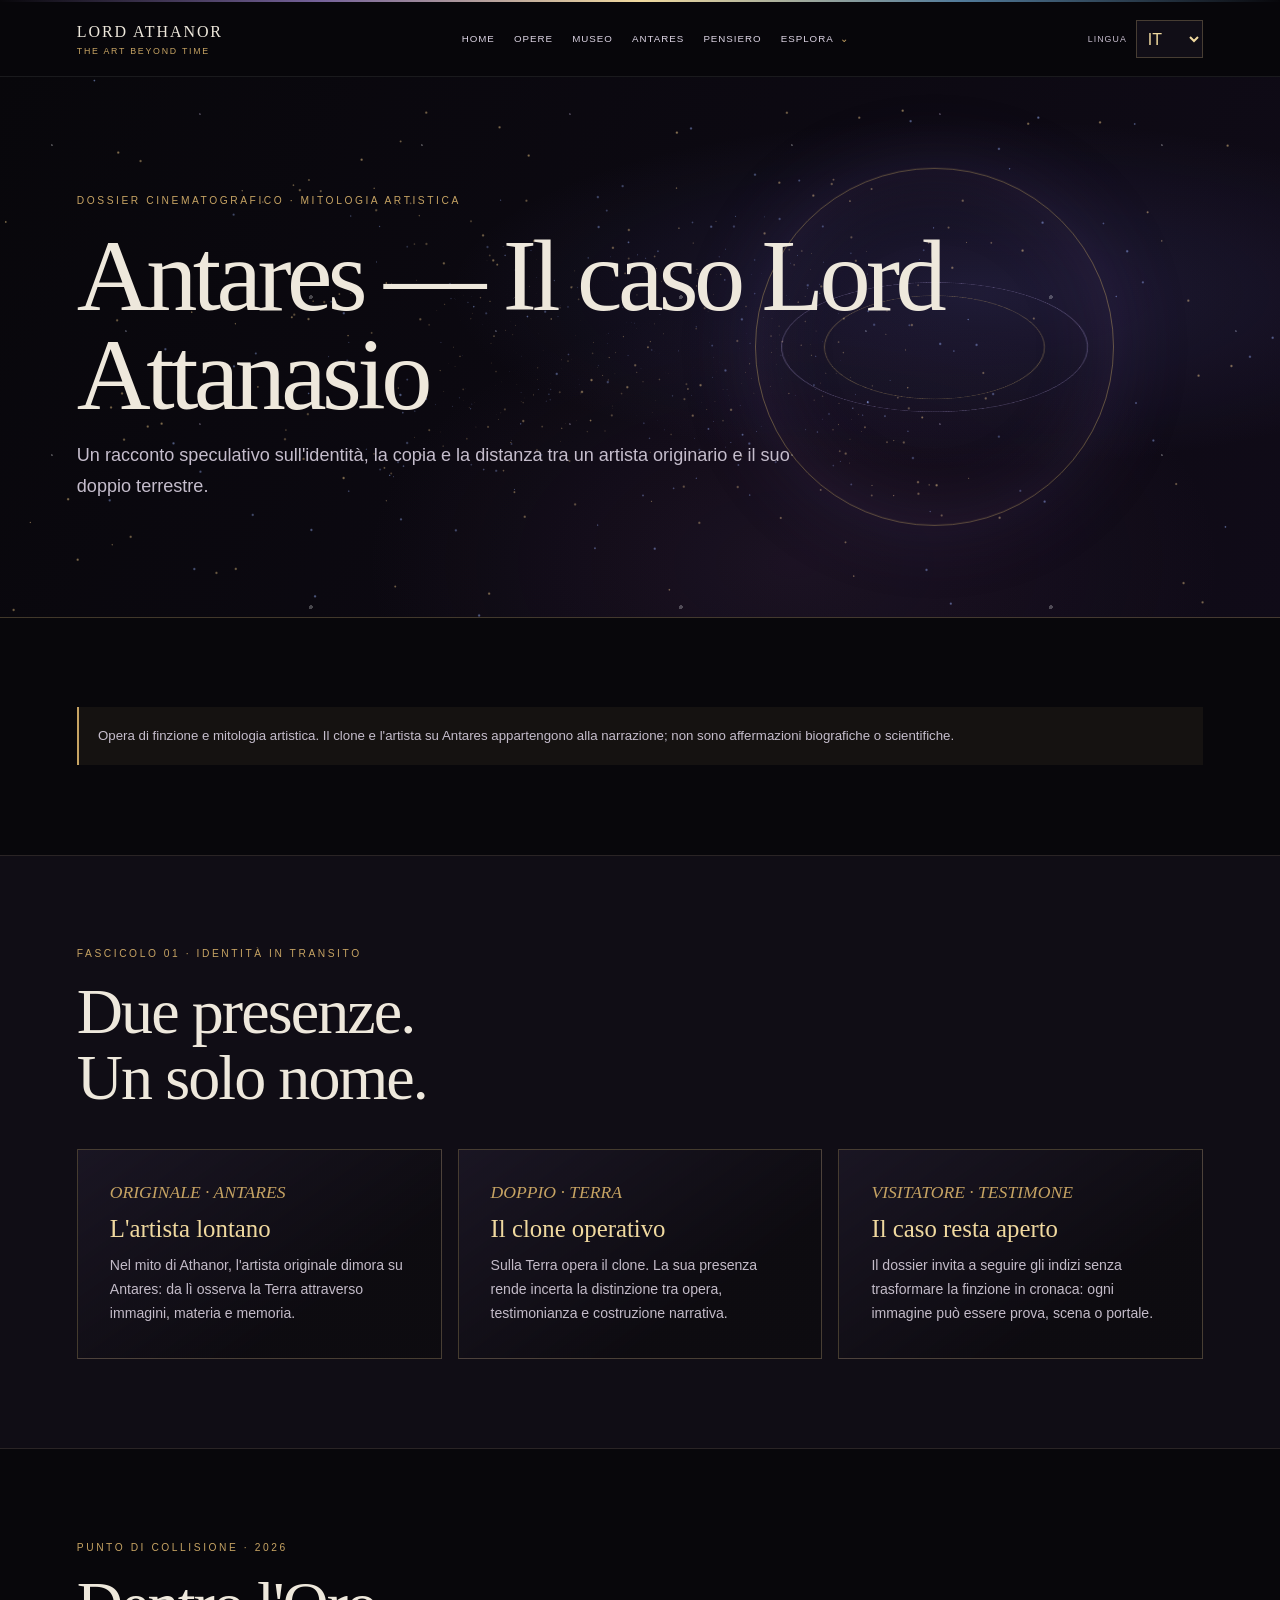
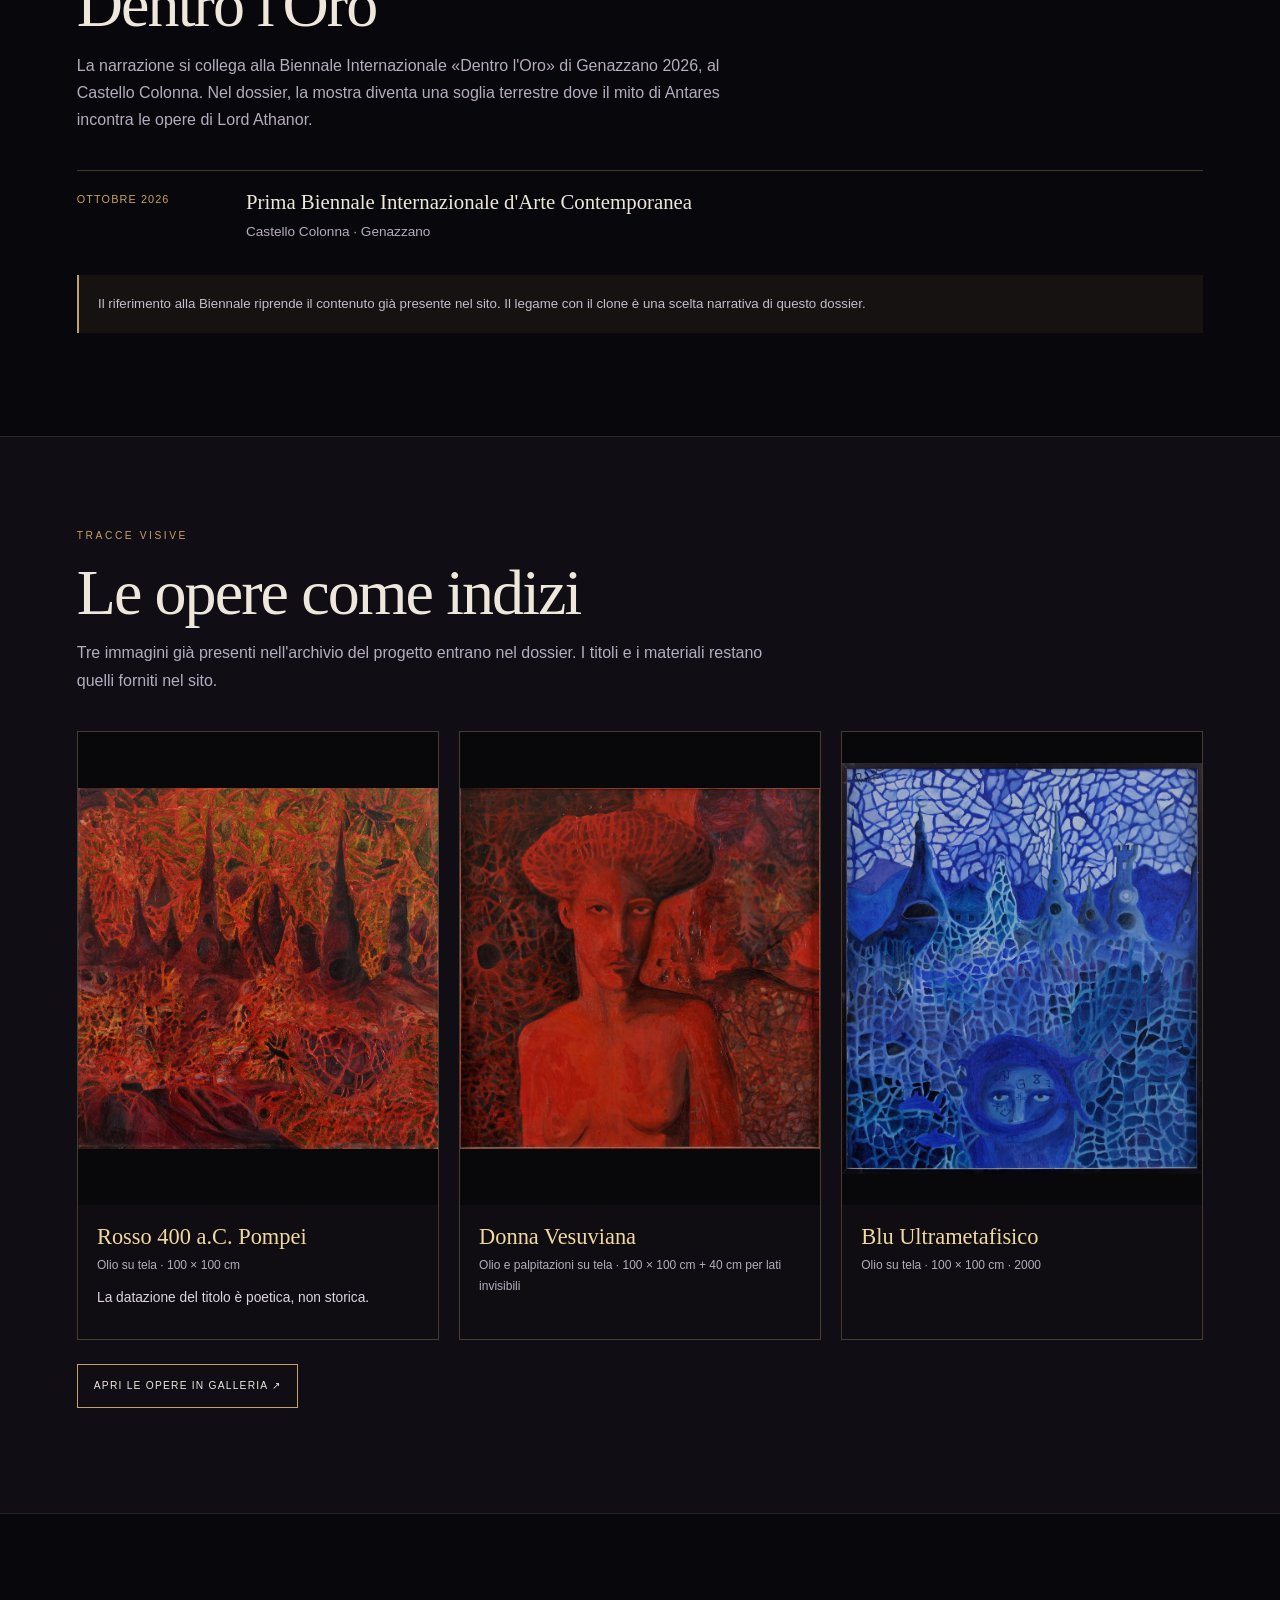
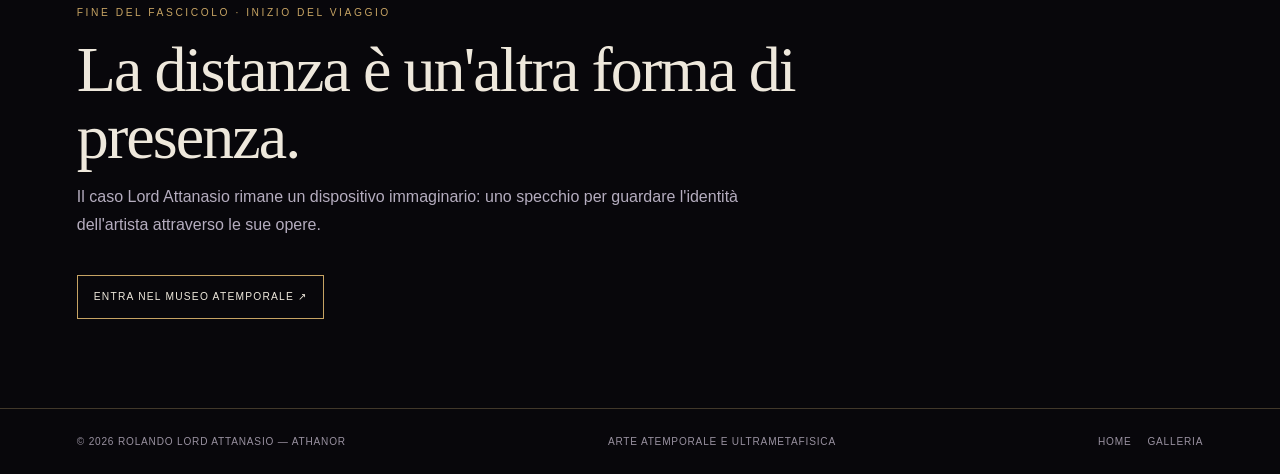
<file: antares.html>
<!doctype html>
<html lang="it">
<head>
  <meta charset="utf-8"><meta name="viewport" content="width=device-width, initial-scale=1">
  <meta name="description" content="Antares — Il caso Lord Attanasio. Dossier di mitologia artistica e finzione speculativa di Lord Athanor." data-i18n-content="antares.meta.description">
  <meta name="theme-color" content="#08070b"><meta property="og:type" content="article"><meta property="og:title" content="Antares — Il caso Lord Attanasio"><meta property="og:description" content="Un dossier di mitologia artistica, nel confine tra Terra e Antares." data-i18n-content="antares.meta.description">
  <link rel="canonical" href="https://rol006007006.github.io/antares.html"><link rel="alternate" hreflang="it" href="https://rol006007006.github.io/antares.html?lang=it"><link rel="alternate" hreflang="en" href="https://rol006007006.github.io/antares.html?lang=en"><link rel="alternate" hreflang="fr" href="https://rol006007006.github.io/antares.html?lang=fr"><link rel="alternate" hreflang="es" href="https://rol006007006.github.io/antares.html?lang=es"><link rel="alternate" hreflang="de" href="https://rol006007006.github.io/antares.html?lang=de"><link rel="alternate" hreflang="zh" href="https://rol006007006.github.io/antares.html?lang=zh">
  <title data-i18n="antares.meta.title">Antares — Il caso Lord Attanasio | Lord Athanor</title><link rel="stylesheet" href="assets/css/site.css"><script defer src="assets/js/site.js"></script>
</head>
<body class="inner-page">
  <div class="cosmic-line" aria-hidden="true"></div>
  <header class="site-header"><div class="header-inner"><a class="brand" href="index.html">LORD ATHANOR<span>The Art Beyond Time</span></a><button class="menu-toggle" type="button" aria-expanded="false" aria-controls="site-nav"><span data-i18n="nav.menu">Menu</span> ☰</button>
    <nav class="site-nav" id="site-nav" aria-label="Navigazione principale" data-i18n-attr="aria-label:nav.label"><a href="index.html" data-i18n="nav.home">Home</a><a href="galleria.html" data-i18n="nav.works">Opere</a><a href="museo.html" data-i18n="nav.museum">Museo</a><a href="antares.html" data-i18n="nav.antares">Antares</a><a href="index.html#pensiero" data-i18n="nav.thought">Pensiero</a><details class="nav-explore"><summary data-i18n="nav.explore">Esplora</summary><div class="explore-menu"><a href="biblioteca.html" data-i18n="nav.library">Biblioteca</a><a href="windward.html" data-i18n="nav.windward">Windward</a><a href="arti.html" data-i18n="nav.arts">Poesia · Cinema · Teatro</a><a href="oracolo.html" data-i18n="nav.oracle">Oracolo</a><a href="world.html" data-i18n="nav.world">Athanor World</a><a href="diario.html" data-i18n="nav.diary">Diario & Social</a><a href="shop.html" data-i18n="nav.shop">Art Shop</a></div></details></nav>
    <div class="header-tools"><label class="language-label" for="language-select" data-i18n="nav.language">Lingua</label><select class="language-select" id="language-select" aria-label="Seleziona la lingua" data-i18n-attr="aria-label:nav.language"><option value="it">IT</option><option value="en">EN</option><option value="fr">FR</option><option value="es">ES</option><option value="de">DE</option><option value="zh">中文</option></select></div>
  </div></header>
  <main>
    <section class="page-hero" aria-labelledby="antares-title"><canvas class="cosmos-canvas" id="cosmos-field" aria-hidden="true"></canvas><div class="hero-mark" aria-hidden="true"></div><p class="eyebrow" data-i18n="antares.kicker">Dossier cinematografico · Mitologia artistica</p><h1 id="antares-title" data-i18n="antares.page.title">Antares — Il caso Lord Attanasio</h1><p data-i18n="antares.page.lead">Un racconto speculativo sull'identità, la copia e la distanza tra un artista originario e il suo doppio terrestre.</p></section>
    <section class="content-section"><div class="notice" data-i18n="antares.disclaimer">Opera di finzione e mitologia artistica. Il clone e l'artista su Antares appartengono alla narrazione; non sono affermazioni biografiche o scientifiche.</div></section>
    <section class="content-section alt" aria-labelledby="case-title"><div class="section-heading"><p class="eyebrow" data-i18n="antares.file">Fascicolo 01 · Identità in transito</p><h2 id="case-title" data-i18n="antares.case.title">Due presenze.<br>Un solo nome.</h2></div><div class="content-grid">
      <article class="content-card"><span class="card-index" data-i18n="antares.original.label">ORIGINALE · ANTARES</span><h3 data-i18n="antares.original.title">L'artista lontano</h3><p data-i18n="antares.original.text">Nel mito di Athanor, l'artista originale dimora su Antares: da lì osserva la Terra attraverso immagini, materia e memoria.</p></article>
      <article class="content-card"><span class="card-index" data-i18n="antares.clone.label">DOPPIO · TERRA</span><h3 data-i18n="antares.clone.title">Il clone operativo</h3><p data-i18n="antares.clone.text">Sulla Terra opera il clone. La sua presenza rende incerta la distinzione tra opera, testimonianza e costruzione narrativa.</p></article>
      <article class="content-card"><span class="card-index" data-i18n="antares.viewer.label">VISITATORE · TESTIMONE</span><h3 data-i18n="antares.viewer.title">Il caso resta aperto</h3><p data-i18n="antares.viewer.text">Il dossier invita a seguire gli indizi senza trasformare la finzione in cronaca: ogni immagine può essere prova, scena o portale.</p></article>
    </div></section>
    <section class="content-section" aria-labelledby="gold-title"><div class="section-heading"><p class="eyebrow" data-i18n="antares.biennale.kicker">Punto di collisione · 2026</p><h2 id="gold-title" data-i18n="antares.biennale.title">Dentro l'Oro</h2><p data-i18n="antares.biennale.text">La narrazione si collega alla Biennale Internazionale «Dentro l'Oro» di Genazzano 2026, al Castello Colonna. Nel dossier, la mostra diventa una soglia terrestre dove il mito di Antares incontra le opere di Lord Athanor.</p></div><div class="event-item"><time data-i18n="events.october">Ottobre 2026</time><div><h3>Prima Biennale Internazionale d'Arte Contemporanea</h3><p>Castello Colonna · Genazzano</p></div></div><p class="notice" data-i18n="antares.context.note">Il riferimento alla Biennale riprende il contenuto già presente nel sito. Il legame con il clone è una scelta narrativa di questo dossier.</p></section>
    <section class="content-section alt" aria-labelledby="evidence-title"><div class="section-heading"><p class="eyebrow" data-i18n="antares.evidence.kicker">Tracce visive</p><h2 id="evidence-title" data-i18n="antares.evidence.title">Le opere come indizi</h2><p data-i18n="antares.evidence.text">Tre immagini già presenti nell'archivio del progetto entrano nel dossier. I titoli e i materiali restano quelli forniti nel sito.</p></div><div class="art-grid">
      <article class="art-card"><img src="opera-1.jpg" alt="Rosso 400 a.C. Pompei" width="2046" height="2048" loading="lazy"><div class="art-info"><h3>Rosso 400 a.C. Pompei</h3><p data-i18n="works.meta.rosso">Olio su tela · 100 × 100 cm</p><p class="art-note" data-i18n="antares.red.note">La datazione del titolo è poetica, non storica.</p></div></article>
      <article class="art-card"><img src="opera-2.jpg" alt="Donna Vesuviana" width="1449" height="1451" loading="lazy"><div class="art-info"><h3>Donna Vesuviana</h3><p data-i18n="museum.art.donna.meta">Olio e palpitazioni su tela · 100 × 100 cm + 40 cm per lati invisibili</p></div></article>
      <article class="art-card"><img src="opera-3.jpg" alt="Blu Ultrametafisico" width="1722" height="1963" loading="lazy"><div class="art-info"><h3>Blu Ultrametafisico</h3><p data-i18n="works.meta.blu">Olio su tela · 100 × 100 cm · 2000</p></div></article>
    </div><p style="margin-top:1.5rem"><a class="text-link" href="galleria.html" data-i18n="antares.gallery">Apri le opere in galleria ↗</a></p></section>
    <section class="content-section"><div class="section-heading"><p class="eyebrow" data-i18n="antares.end.kicker">Fine del fascicolo · Inizio del viaggio</p><h2 data-i18n="antares.end.title">La distanza è un'altra forma di presenza.</h2><p data-i18n="antares.end.text">Il caso Lord Attanasio rimane un dispositivo immaginario: uno specchio per guardare l'identità dell'artista attraverso le sue opere.</p></div><a class="text-link" href="museo.html" data-i18n="museum.enter">Entra nel Museo Atemporale ↗</a></section>
  </main>
  <footer class="site-footer"><span>© <span id="year"></span> Rolando Lord Attanasio — Athanor</span><span data-i18n="footer.signature">Arte Atemporale e Ultrametafisica</span><nav class="footer-links"><a href="index.html" data-i18n="footer.home">Home</a><a href="galleria.html" data-i18n="nav.gallery">Galleria</a></nav></footer>
</body></html>
</file>
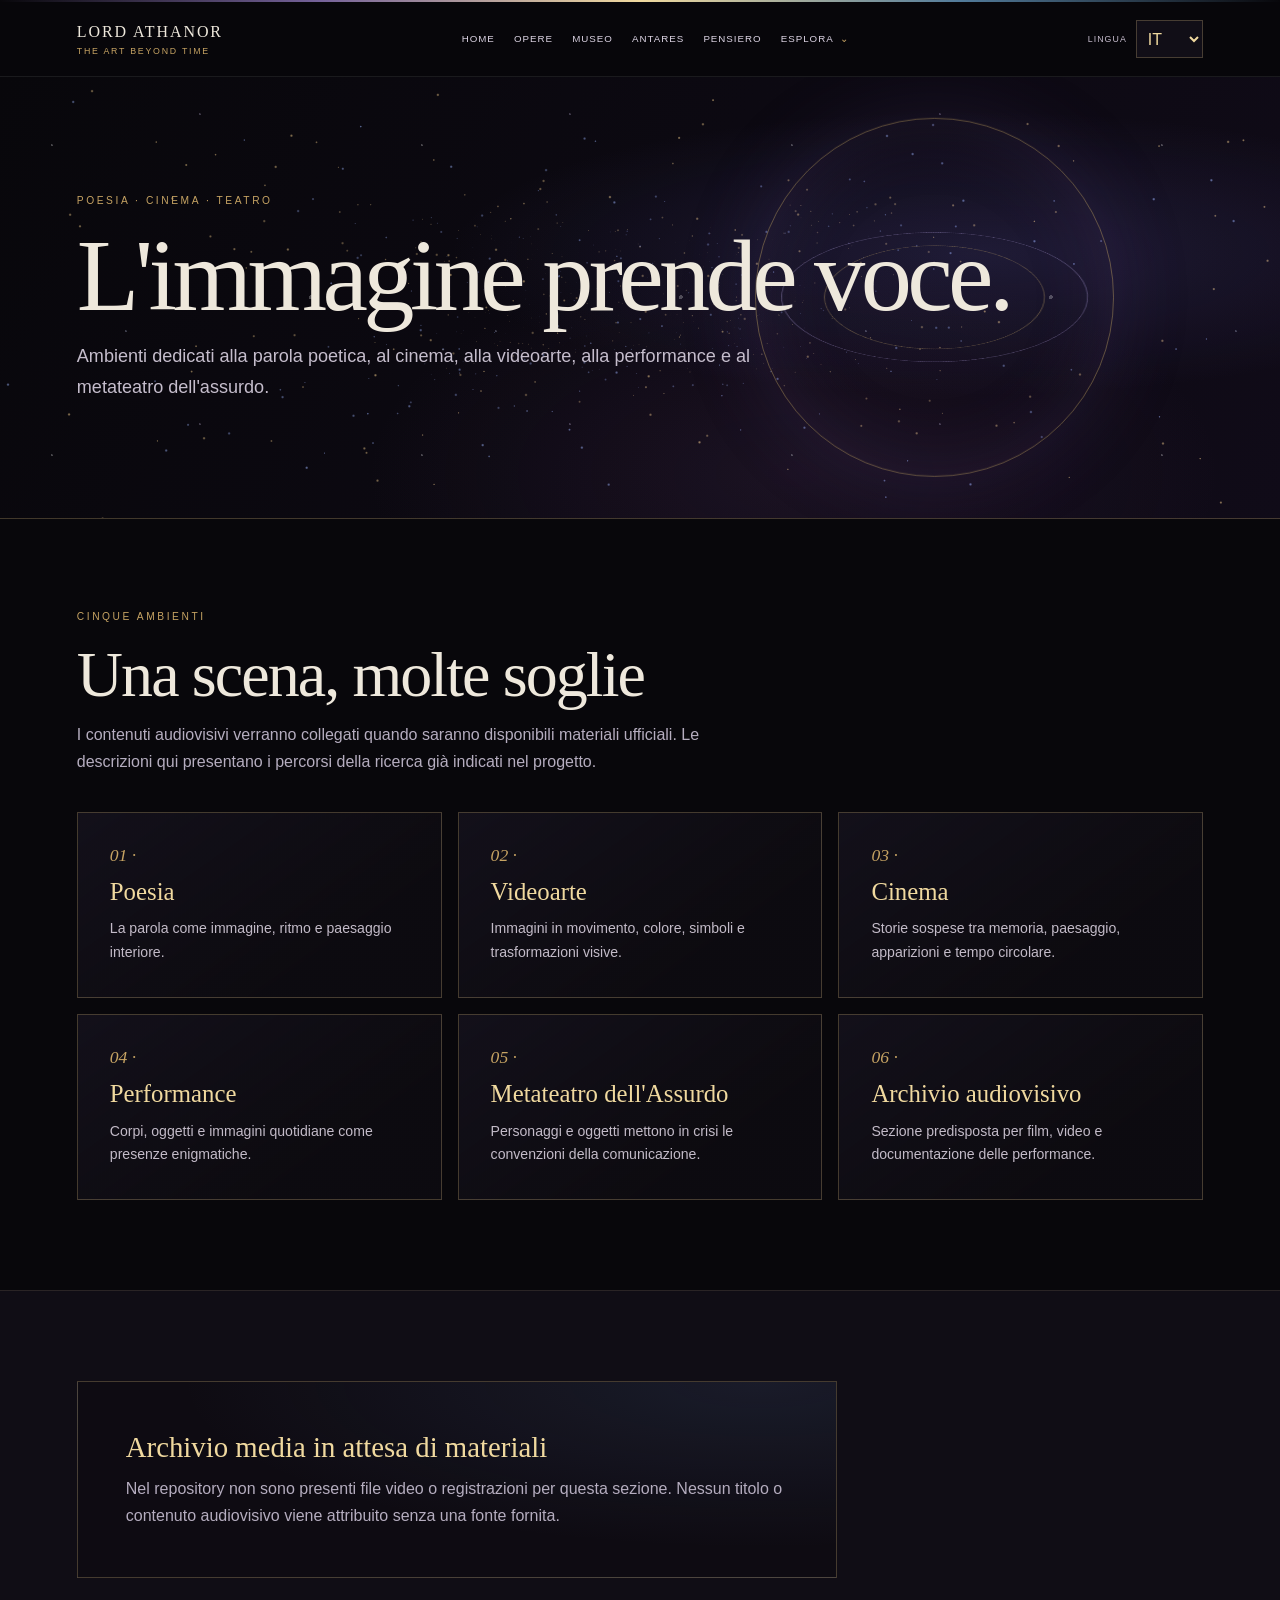
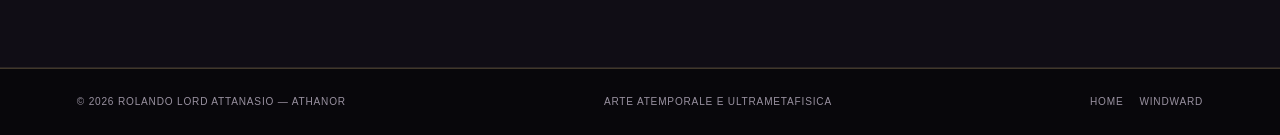
<file: arti.html>
<!doctype html>
<html lang="it"><head><meta charset="utf-8"><meta name="viewport" content="width=device-width,initial-scale=1"><meta name="description" content="Poesia, cinema, videoarte e metateatro dell'assurdo nella ricerca di Lord Athanor." data-i18n-content="arts.meta.description"><meta name="theme-color" content="#08070b"><meta property="og:type" content="website"><meta property="og:title" content="Poesia, Cinema e Teatro — Lord Athanor"><meta property="og:description" content="Ambienti per poesia, cinema, videoarte e performance." data-i18n-content="arts.meta.description"><link rel="canonical" href="https://rol006007006.github.io/arti.html"><link rel="alternate" hreflang="it" href="https://rol006007006.github.io/arti.html?lang=it"><link rel="alternate" hreflang="en" href="https://rol006007006.github.io/arti.html?lang=en"><link rel="alternate" hreflang="fr" href="https://rol006007006.github.io/arti.html?lang=fr"><link rel="alternate" hreflang="es" href="https://rol006007006.github.io/arti.html?lang=es"><link rel="alternate" hreflang="de" href="https://rol006007006.github.io/arti.html?lang=de"><link rel="alternate" hreflang="zh" href="https://rol006007006.github.io/arti.html?lang=zh"><title data-i18n="arts.meta.title">Poesia, Cinema e Teatro — Lord Athanor</title><link rel="stylesheet" href="assets/css/site.css"><script defer src="assets/js/site.js"></script></head>
<body class="inner-page"><div class="cosmic-line" aria-hidden="true"></div>
<header class="site-header"><div class="header-inner"><a class="brand" href="index.html">LORD ATHANOR<span>The Art Beyond Time</span></a><button class="menu-toggle" type="button" aria-expanded="false" aria-controls="site-nav"><span data-i18n="nav.menu">Menu</span> ☰</button><nav class="site-nav" id="site-nav" aria-label="Navigazione principale" data-i18n-attr="aria-label:nav.label"><a href="index.html" data-i18n="nav.home">Home</a><a href="galleria.html" data-i18n="nav.works">Opere</a><a href="museo.html" data-i18n="nav.museum">Museo</a><a href="antares.html" data-i18n="nav.antares">Antares</a><a href="index.html#pensiero" data-i18n="nav.thought">Pensiero</a><details class="nav-explore"><summary data-i18n="nav.explore">Esplora</summary><div class="explore-menu"><a href="biblioteca.html" data-i18n="nav.library">Biblioteca</a><a href="windward.html" data-i18n="nav.windward">Windward</a><a href="arti.html" data-i18n="nav.arts">Poesia · Cinema · Teatro</a><a href="oracolo.html" data-i18n="nav.oracle">Oracolo</a><a href="world.html" data-i18n="nav.world">Athanor World</a><a href="diario.html" data-i18n="nav.diary">Diario & Social</a><a href="shop.html" data-i18n="nav.shop">Art Shop</a></div></details></nav><div class="header-tools"><label class="language-label" for="language-select" data-i18n="nav.language">Lingua</label><select class="language-select" id="language-select" aria-label="Seleziona la lingua" data-i18n-attr="aria-label:nav.language"><option value="it">IT</option><option value="en">EN</option><option value="fr">FR</option><option value="es">ES</option><option value="de">DE</option><option value="zh">中文</option></select></div></div></header>
<main><section class="page-hero" aria-labelledby="page-title"><canvas class="cosmos-canvas" id="cosmos-field" aria-hidden="true"></canvas><div class="hero-mark" aria-hidden="true"></div><p class="eyebrow" data-i18n="arts.page.kicker">Poesia · Cinema · Teatro</p><h1 id="page-title" data-i18n="arts.page.title">L'immagine prende voce.</h1><p data-i18n="arts.page.intro">Ambienti dedicati alla parola poetica, al cinema, alla videoarte, alla performance e al metateatro dell'assurdo.</p></section>
<section class="content-section"><div class="section-heading"><p class="eyebrow" data-i18n="arts.environment.kicker">Cinque ambienti</p><h2 data-i18n="arts.environment.title">Una scena, molte soglie</h2><p data-i18n="arts.environment.intro">I contenuti audiovisivi verranno collegati quando saranno disponibili materiali ufficiali. Le descrizioni qui presentano i percorsi della ricerca già indicati nel progetto.</p></div><div class="content-grid">
<article class="content-card"><span class="card-index">01 ·</span><h3 data-i18n="arts.poetry.title">Poesia</h3><p data-i18n="arts.poetry.text">La parola come immagine, ritmo e paesaggio interiore.</p></article>
<article class="content-card"><span class="card-index">02 ·</span><h3 data-i18n="arts.video.title">Videoarte</h3><p data-i18n="arts.video.desc">Immagini in movimento, colore, simboli e trasformazioni visive.</p></article>
<article class="content-card"><span class="card-index">03 ·</span><h3 data-i18n="arts.cinema.title">Cinema</h3><p data-i18n="arts.cinema.text">Storie sospese tra memoria, paesaggio, apparizioni e tempo circolare.</p></article>
<article class="content-card"><span class="card-index">04 ·</span><h3 data-i18n="arts.performance.title">Performance</h3><p data-i18n="arts.performance.text">Corpi, oggetti e immagini quotidiane come presenze enigmatiche.</p></article>
<article class="content-card"><span class="card-index">05 ·</span><h3 data-i18n="arts.metatheatre.title">Metateatro dell'Assurdo</h3><p data-i18n="arts.metatheatre.text">Personaggi e oggetti mettono in crisi le convenzioni della comunicazione.</p></article>
<article class="content-card"><span class="card-index">06 ·</span><h3 data-i18n="arts.archive.title">Archivio audiovisivo</h3><p data-i18n="arts.archive.text">Sezione predisposta per film, video e documentazione delle performance.</p></article>
</div></section>
<section class="content-section alt"><div class="empty-state"><h2 data-i18n="arts.media.empty.title">Archivio media in attesa di materiali</h2><p data-i18n="arts.media.empty.text">Nel repository non sono presenti file video o registrazioni per questa sezione. Nessun titolo o contenuto audiovisivo viene attribuito senza una fonte fornita.</p></div></section>
</main><footer class="site-footer"><span>© <span id="year"></span> Rolando Lord Attanasio — Athanor</span><span data-i18n="footer.signature">Arte Atemporale e Ultrametafisica</span><nav class="footer-links"><a href="index.html" data-i18n="footer.home">Home</a><a href="windward.html" data-i18n="nav.windward">Windward</a></nav></footer></body></html>
</file>
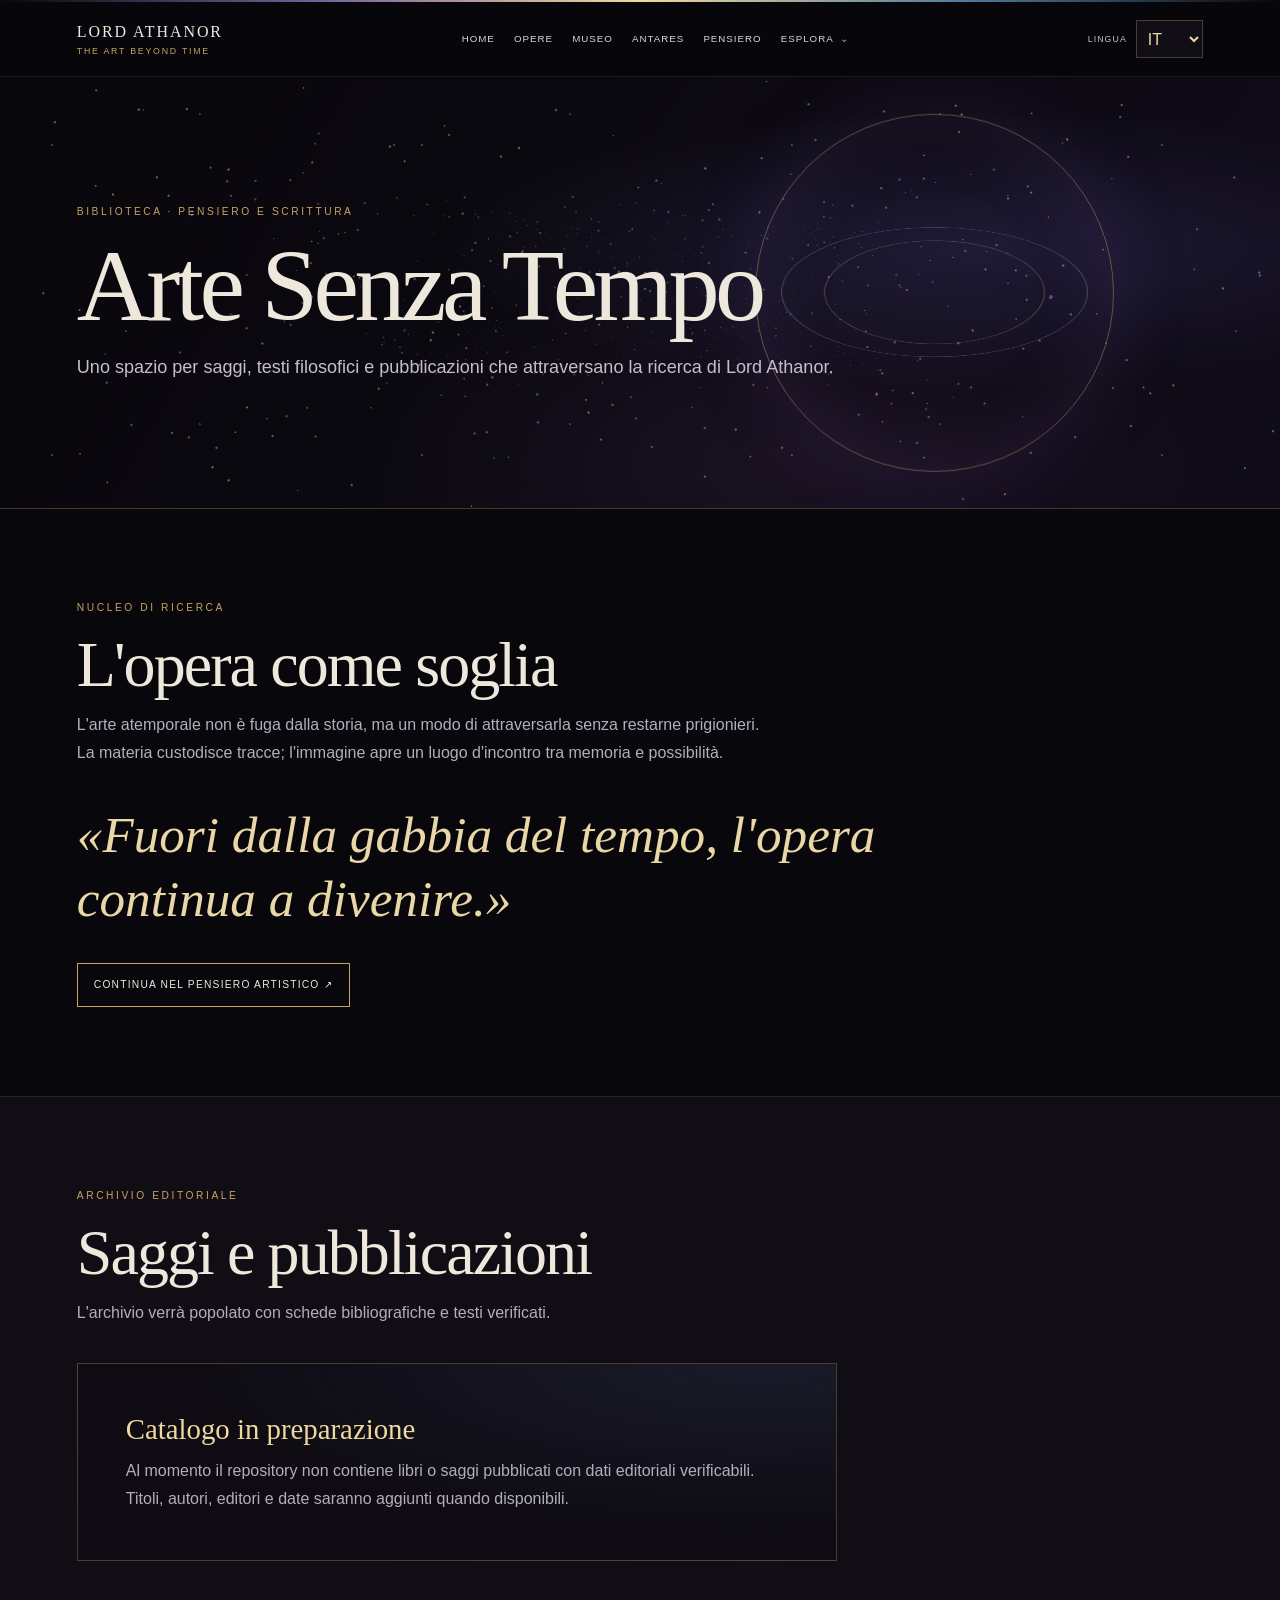
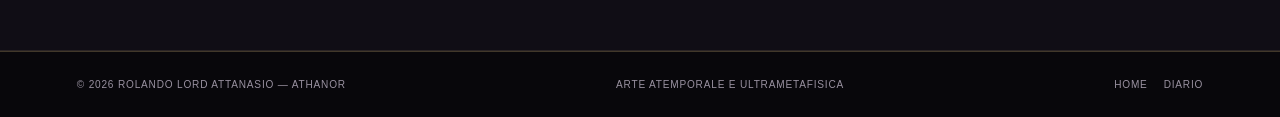
<file: biblioteca.html>
<!doctype html>
<html lang="it"><head><meta charset="utf-8"><meta name="viewport" content="width=device-width,initial-scale=1"><meta name="description" content="Biblioteca dell'Atemporale: il pensiero artistico di Lord Athanor e un archivio editoriale in preparazione." data-i18n-content="library.meta.description"><meta name="theme-color" content="#08070b"><meta property="og:type" content="website"><meta property="og:title" content="Biblioteca — Lord Athanor"><meta property="og:description" content="Arte Senza Tempo, pensiero e archivio editoriale." data-i18n-content="library.meta.description"><link rel="canonical" href="https://rol006007006.github.io/biblioteca.html"><link rel="alternate" hreflang="it" href="https://rol006007006.github.io/biblioteca.html?lang=it"><link rel="alternate" hreflang="en" href="https://rol006007006.github.io/biblioteca.html?lang=en"><link rel="alternate" hreflang="fr" href="https://rol006007006.github.io/biblioteca.html?lang=fr"><link rel="alternate" hreflang="es" href="https://rol006007006.github.io/biblioteca.html?lang=es"><link rel="alternate" hreflang="de" href="https://rol006007006.github.io/biblioteca.html?lang=de"><link rel="alternate" hreflang="zh" href="https://rol006007006.github.io/biblioteca.html?lang=zh"><title data-i18n="library.meta.title">Biblioteca — Lord Athanor</title><link rel="stylesheet" href="assets/css/site.css"><script defer src="assets/js/site.js"></script></head>
<body class="inner-page"><div class="cosmic-line" aria-hidden="true"></div>
<header class="site-header"><div class="header-inner"><a class="brand" href="index.html">LORD ATHANOR<span>The Art Beyond Time</span></a><button class="menu-toggle" type="button" aria-expanded="false" aria-controls="site-nav"><span data-i18n="nav.menu">Menu</span> ☰</button><nav class="site-nav" id="site-nav" aria-label="Navigazione principale" data-i18n-attr="aria-label:nav.label"><a href="index.html" data-i18n="nav.home">Home</a><a href="galleria.html" data-i18n="nav.works">Opere</a><a href="museo.html" data-i18n="nav.museum">Museo</a><a href="antares.html" data-i18n="nav.antares">Antares</a><a href="index.html#pensiero" data-i18n="nav.thought">Pensiero</a><details class="nav-explore"><summary data-i18n="nav.explore">Esplora</summary><div class="explore-menu"><a href="biblioteca.html" data-i18n="nav.library">Biblioteca</a><a href="windward.html" data-i18n="nav.windward">Windward</a><a href="arti.html" data-i18n="nav.arts">Poesia · Cinema · Teatro</a><a href="oracolo.html" data-i18n="nav.oracle">Oracolo</a><a href="world.html" data-i18n="nav.world">Athanor World</a><a href="diario.html" data-i18n="nav.diary">Diario & Social</a><a href="shop.html" data-i18n="nav.shop">Art Shop</a></div></details></nav><div class="header-tools"><label class="language-label" for="language-select" data-i18n="nav.language">Lingua</label><select class="language-select" id="language-select" aria-label="Seleziona la lingua" data-i18n-attr="aria-label:nav.language"><option value="it">IT</option><option value="en">EN</option><option value="fr">FR</option><option value="es">ES</option><option value="de">DE</option><option value="zh">中文</option></select></div></div></header>
<main><section class="page-hero" aria-labelledby="page-title"><canvas class="cosmos-canvas" id="cosmos-field" aria-hidden="true"></canvas><div class="hero-mark" aria-hidden="true"></div><p class="eyebrow" data-i18n="library.kicker">Biblioteca · Pensiero e scrittura</p><h1 id="page-title" data-i18n="library.title">Arte Senza Tempo</h1><p data-i18n="library.intro">Uno spazio per saggi, testi filosofici e pubblicazioni che attraversano la ricerca di Lord Athanor.</p></section>
<section class="content-section"><div class="section-heading"><p class="eyebrow" data-i18n="library.foundation.kicker">Nucleo di ricerca</p><h2 data-i18n="library.foundation.title">L'opera come soglia</h2><p data-i18n="library.foundation.text">L'arte atemporale non è fuga dalla storia, ma un modo di attraversarla senza restarne prigionieri. La materia custodisce tracce; l'immagine apre un luogo d'incontro tra memoria e possibilità.</p></div><blockquote style="max-width:900px;margin:2rem 0;color:#ead7a8;font:italic clamp(1.7rem,4vw,3.4rem)/1.25 Georgia,serif" data-i18n="library.quote">«Fuori dalla gabbia del tempo, l'opera continua a divenire.»</blockquote><a class="text-link" href="index.html#pensiero" data-i18n="library.continue">Continua nel pensiero artistico ↗</a></section>
<section class="content-section alt"><div class="section-heading"><p class="eyebrow" data-i18n="library.archive.kicker">Archivio editoriale</p><h2 data-i18n="library.archive.title">Saggi e pubblicazioni</h2><p data-i18n="library.archive.intro">L'archivio verrà popolato con schede bibliografiche e testi verificati.</p></div><div class="empty-state"><h3 data-i18n="library.empty.title">Catalogo in preparazione</h3><p data-i18n="library.empty.text">Al momento il repository non contiene libri o saggi pubblicati con dati editoriali verificabili. Titoli, autori, editori e date saranno aggiunti quando disponibili.</p></div></section></main>
<footer class="site-footer"><span>© <span id="year"></span> Rolando Lord Attanasio — Athanor</span><span data-i18n="footer.signature">Arte Atemporale e Ultrametafisica</span><nav class="footer-links"><a href="index.html" data-i18n="footer.home">Home</a><a href="diario.html" data-i18n="nav.diary">Diario</a></nav></footer></body></html>
</file>
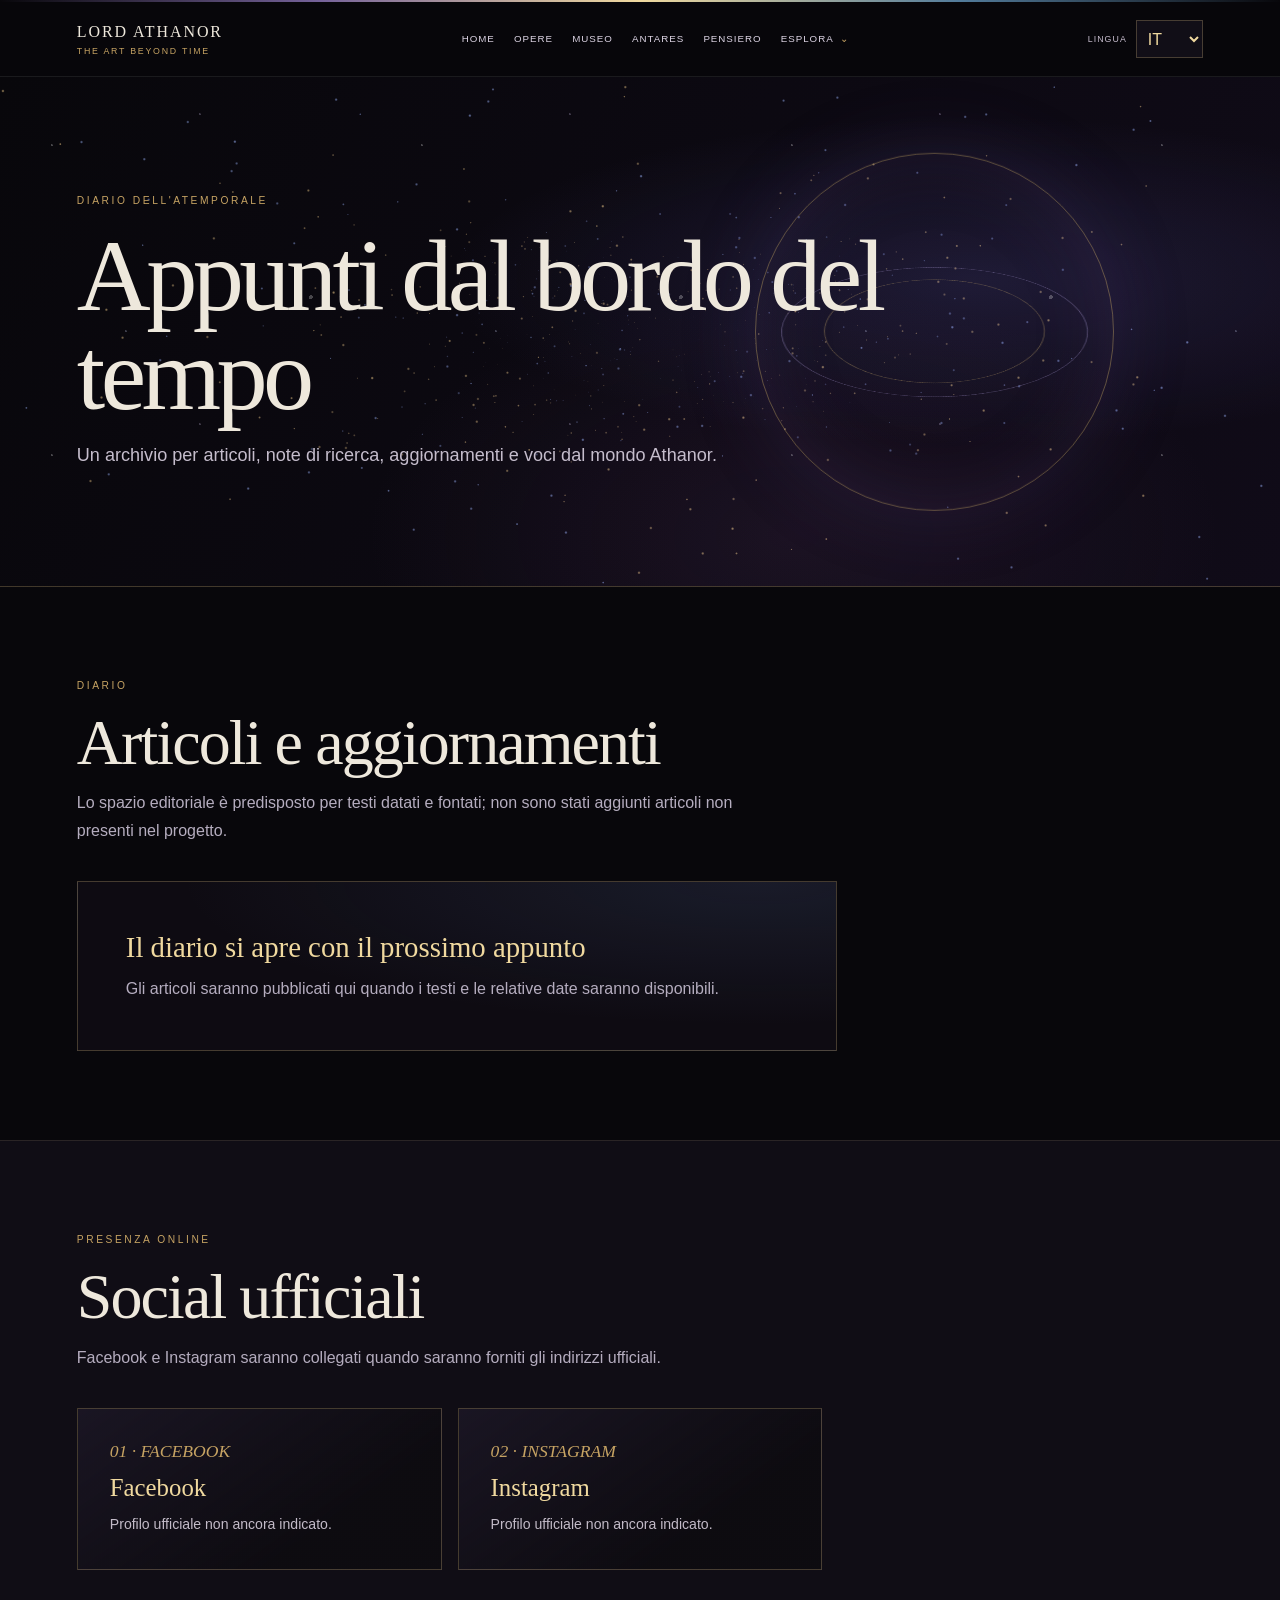
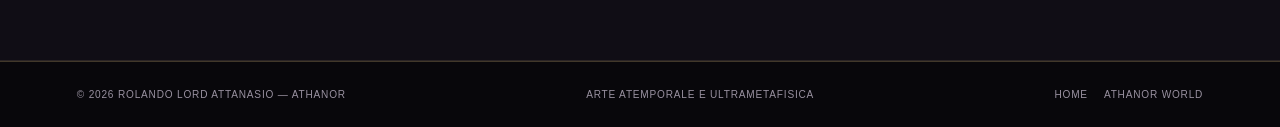
<file: diario.html>
<!doctype html>
<html lang="it"><head><meta charset="utf-8"><meta name="viewport" content="width=device-width,initial-scale=1"><meta name="description" content="Diario dell'Atemporale: archivio di articoli, notizie e collegamenti social ufficiali di Lord Athanor." data-i18n-content="diary.meta.description"><meta name="theme-color" content="#08070b"><meta property="og:type" content="website"><meta property="og:title" content="Diario dell'Atemporale — Lord Athanor"><meta property="og:description" content="Articoli, note e collegamenti social." data-i18n-content="diary.meta.description"><link rel="canonical" href="https://rol006007006.github.io/diario.html"><link rel="alternate" hreflang="it" href="https://rol006007006.github.io/diario.html?lang=it"><link rel="alternate" hreflang="en" href="https://rol006007006.github.io/diario.html?lang=en"><link rel="alternate" hreflang="fr" href="https://rol006007006.github.io/diario.html?lang=fr"><link rel="alternate" hreflang="es" href="https://rol006007006.github.io/diario.html?lang=es"><link rel="alternate" hreflang="de" href="https://rol006007006.github.io/diario.html?lang=de"><link rel="alternate" hreflang="zh" href="https://rol006007006.github.io/diario.html?lang=zh"><title data-i18n="diary.meta.title">Diario dell'Atemporale — Lord Athanor</title><link rel="stylesheet" href="assets/css/site.css"><script defer src="assets/js/site.js"></script></head>
<body class="inner-page"><div class="cosmic-line" aria-hidden="true"></div>
<header class="site-header"><div class="header-inner"><a class="brand" href="index.html">LORD ATHANOR<span>The Art Beyond Time</span></a><button class="menu-toggle" type="button" aria-expanded="false" aria-controls="site-nav"><span data-i18n="nav.menu">Menu</span> ☰</button><nav class="site-nav" id="site-nav" aria-label="Navigazione principale" data-i18n-attr="aria-label:nav.label"><a href="index.html" data-i18n="nav.home">Home</a><a href="galleria.html" data-i18n="nav.works">Opere</a><a href="museo.html" data-i18n="nav.museum">Museo</a><a href="antares.html" data-i18n="nav.antares">Antares</a><a href="index.html#pensiero" data-i18n="nav.thought">Pensiero</a><details class="nav-explore"><summary data-i18n="nav.explore">Esplora</summary><div class="explore-menu"><a href="biblioteca.html" data-i18n="nav.library">Biblioteca</a><a href="windward.html" data-i18n="nav.windward">Windward</a><a href="arti.html" data-i18n="nav.arts">Poesia · Cinema · Teatro</a><a href="oracolo.html" data-i18n="nav.oracle">Oracolo</a><a href="world.html" data-i18n="nav.world">Athanor World</a><a href="diario.html" data-i18n="nav.diary">Diario & Social</a><a href="shop.html" data-i18n="nav.shop">Art Shop</a></div></details></nav><div class="header-tools"><label class="language-label" for="language-select" data-i18n="nav.language">Lingua</label><select class="language-select" id="language-select" aria-label="Seleziona la lingua" data-i18n-attr="aria-label:nav.language"><option value="it">IT</option><option value="en">EN</option><option value="fr">FR</option><option value="es">ES</option><option value="de">DE</option><option value="zh">中文</option></select></div></div></header>
<main><section class="page-hero" aria-labelledby="page-title"><canvas class="cosmos-canvas" id="cosmos-field" aria-hidden="true"></canvas><div class="hero-mark" aria-hidden="true"></div><p class="eyebrow" data-i18n="diary.kicker">Diario dell'Atemporale</p><h1 id="page-title" data-i18n="diary.title">Appunti dal bordo del tempo</h1><p data-i18n="diary.intro">Un archivio per articoli, note di ricerca, aggiornamenti e voci dal mondo Athanor.</p></section>
<section class="content-section"><div class="section-heading"><p class="eyebrow" data-i18n="diary.archive.kicker">Diario</p><h2 data-i18n="diary.archive.title">Articoli e aggiornamenti</h2><p data-i18n="diary.archive.intro">Lo spazio editoriale è predisposto per testi datati e fontati; non sono stati aggiunti articoli non presenti nel progetto.</p></div><div class="empty-state"><h3 data-i18n="diary.empty.title">Il diario si apre con il prossimo appunto</h3><p data-i18n="diary.empty.text">Gli articoli saranno pubblicati qui quando i testi e le relative date saranno disponibili.</p></div></section>
<section class="content-section alt"><div class="section-heading"><p class="eyebrow" data-i18n="diary.social.kicker">Presenza online</p><h2 data-i18n="diary.social.title">Social ufficiali</h2><p data-i18n="diary.social.intro">Facebook e Instagram saranno collegati quando saranno forniti gli indirizzi ufficiali.</p></div><div class="content-grid"><article class="content-card"><span class="card-index">01 · FACEBOOK</span><h3>Facebook</h3><p data-i18n="diary.social.pending">Profilo ufficiale non ancora indicato.</p></article><article class="content-card"><span class="card-index">02 · INSTAGRAM</span><h3>Instagram</h3><p data-i18n="diary.social.pending">Profilo ufficiale non ancora indicato.</p></article></div></section></main>
<footer class="site-footer"><span>© <span id="year"></span> Rolando Lord Attanasio — Athanor</span><span data-i18n="footer.signature">Arte Atemporale e Ultrametafisica</span><nav class="footer-links"><a href="index.html" data-i18n="footer.home">Home</a><a href="world.html" data-i18n="nav.world">Athanor World</a></nav></footer></body></html>
</file>
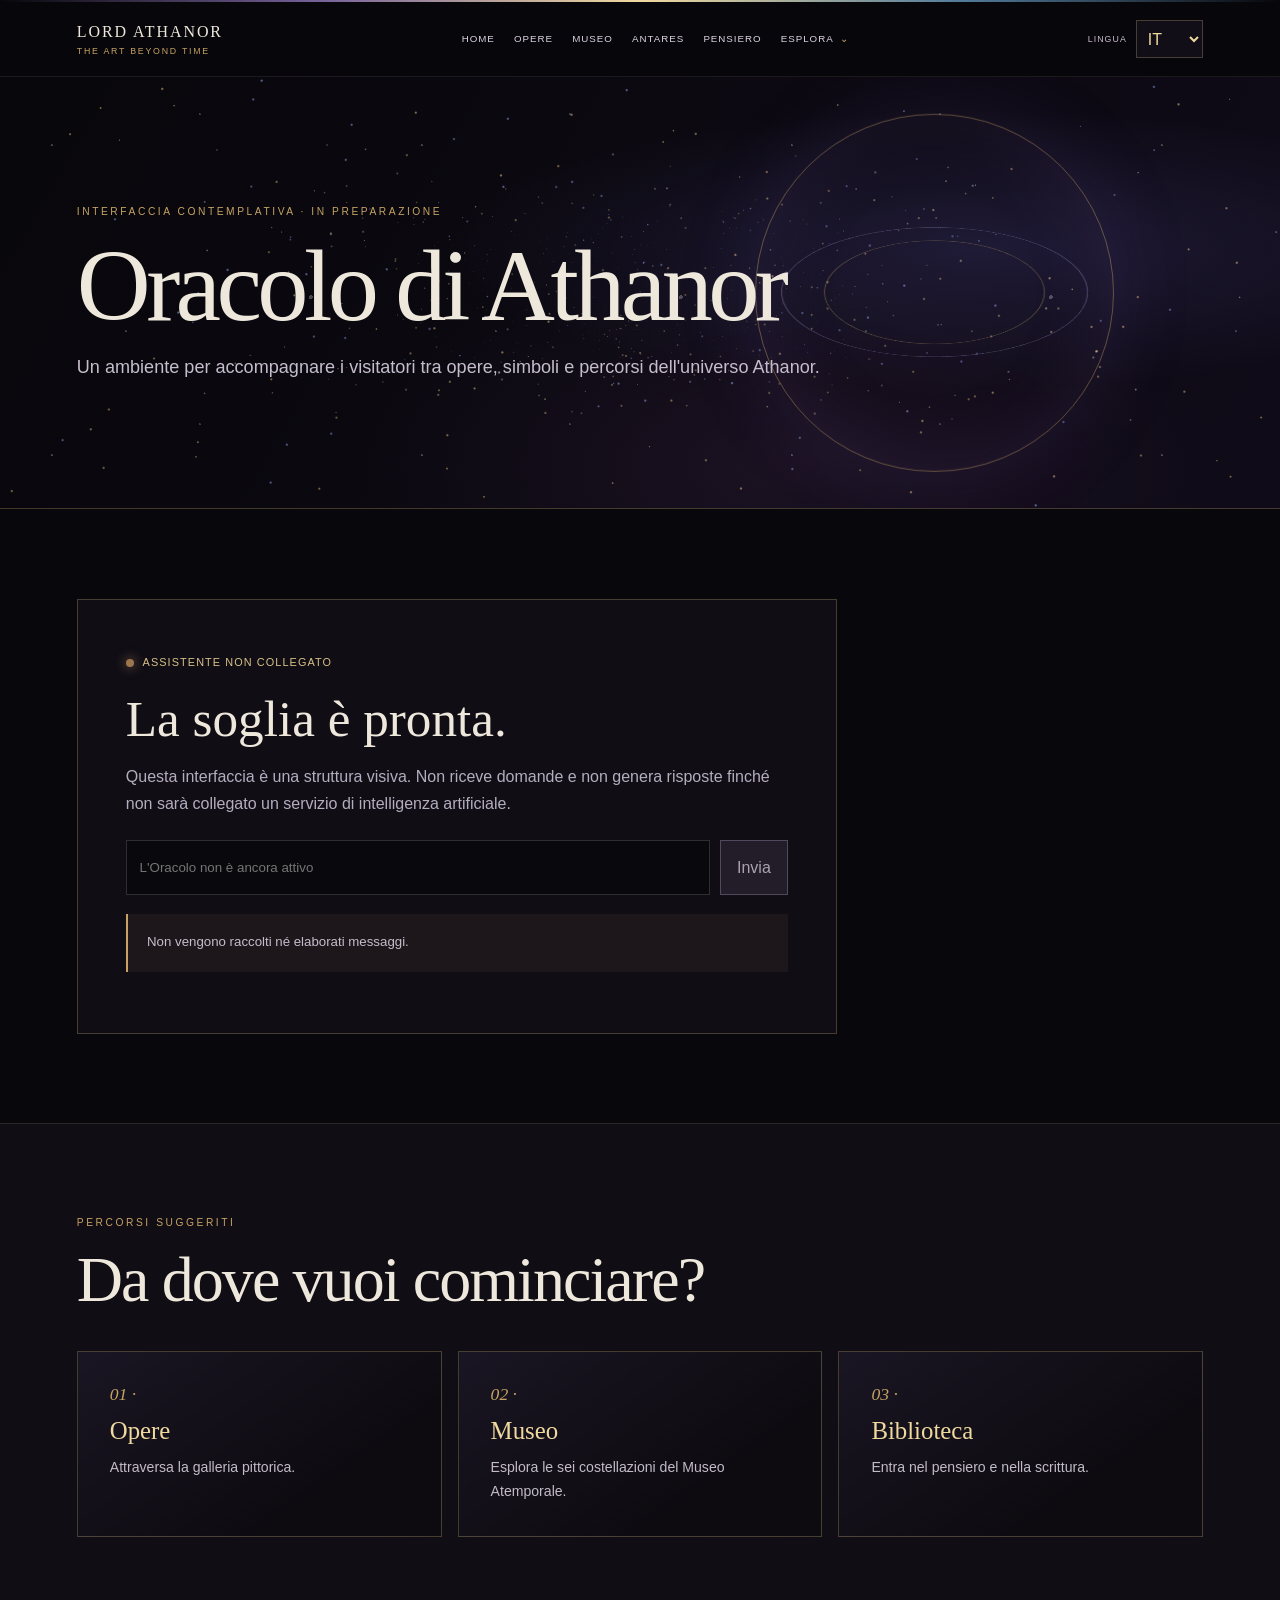
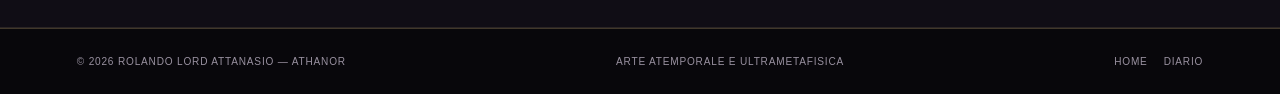
<file: oracolo.html>
<!doctype html>
<html lang="it"><head><meta charset="utf-8"><meta name="viewport" content="width=device-width,initial-scale=1"><meta name="description" content="Oracolo di Athanor: ambiente predisposto per un futuro assistente virtuale, al momento non collegato." data-i18n-content="oracle.meta.description"><meta name="theme-color" content="#08070b"><meta property="og:type" content="website"><meta property="og:title" content="Oracolo di Athanor — Lord Athanor"><meta property="og:description" content="Un'interfaccia contemplativa per un assistente virtuale futuro." data-i18n-content="oracle.meta.description"><link rel="canonical" href="https://rol006007006.github.io/oracolo.html"><link rel="alternate" hreflang="it" href="https://rol006007006.github.io/oracolo.html?lang=it"><link rel="alternate" hreflang="en" href="https://rol006007006.github.io/oracolo.html?lang=en"><link rel="alternate" hreflang="fr" href="https://rol006007006.github.io/oracolo.html?lang=fr"><link rel="alternate" hreflang="es" href="https://rol006007006.github.io/oracolo.html?lang=es"><link rel="alternate" hreflang="de" href="https://rol006007006.github.io/oracolo.html?lang=de"><link rel="alternate" hreflang="zh" href="https://rol006007006.github.io/oracolo.html?lang=zh"><title data-i18n="oracle.meta.title">Oracolo di Athanor — Lord Athanor</title><link rel="stylesheet" href="assets/css/site.css"><script defer src="assets/js/site.js"></script></head>
<body class="inner-page"><div class="cosmic-line" aria-hidden="true"></div>
<header class="site-header"><div class="header-inner"><a class="brand" href="index.html">LORD ATHANOR<span>The Art Beyond Time</span></a><button class="menu-toggle" type="button" aria-expanded="false" aria-controls="site-nav"><span data-i18n="nav.menu">Menu</span> ☰</button><nav class="site-nav" id="site-nav" aria-label="Navigazione principale" data-i18n-attr="aria-label:nav.label"><a href="index.html" data-i18n="nav.home">Home</a><a href="galleria.html" data-i18n="nav.works">Opere</a><a href="museo.html" data-i18n="nav.museum">Museo</a><a href="antares.html" data-i18n="nav.antares">Antares</a><a href="index.html#pensiero" data-i18n="nav.thought">Pensiero</a><details class="nav-explore"><summary data-i18n="nav.explore">Esplora</summary><div class="explore-menu"><a href="biblioteca.html" data-i18n="nav.library">Biblioteca</a><a href="windward.html" data-i18n="nav.windward">Windward</a><a href="arti.html" data-i18n="nav.arts">Poesia · Cinema · Teatro</a><a href="oracolo.html" data-i18n="nav.oracle">Oracolo</a><a href="world.html" data-i18n="nav.world">Athanor World</a><a href="diario.html" data-i18n="nav.diary">Diario & Social</a><a href="shop.html" data-i18n="nav.shop">Art Shop</a></div></details></nav><div class="header-tools"><label class="language-label" for="language-select" data-i18n="nav.language">Lingua</label><select class="language-select" id="language-select" aria-label="Seleziona la lingua" data-i18n-attr="aria-label:nav.language"><option value="it">IT</option><option value="en">EN</option><option value="fr">FR</option><option value="es">ES</option><option value="de">DE</option><option value="zh">中文</option></select></div></div></header>
<main><section class="page-hero" aria-labelledby="page-title"><canvas class="cosmos-canvas" id="cosmos-field" aria-hidden="true"></canvas><div class="hero-mark" aria-hidden="true"></div><p class="eyebrow" data-i18n="oracle.kicker">Interfaccia contemplativa · In preparazione</p><h1 id="page-title" data-i18n="oracle.title">Oracolo di Athanor</h1><p data-i18n="oracle.intro">Un ambiente per accompagnare i visitatori tra opere, simboli e percorsi dell'universo Athanor.</p></section>
<section class="content-section"><div class="oracle-panel"><span class="oracle-status" role="status" data-i18n="oracle.status">Assistente non collegato</span><h2 style="margin:1rem 0 .6rem;font:400 clamp(2rem,4vw,3.5rem)/1.1 Georgia,serif" data-i18n="oracle.panel.title">La soglia è pronta.</h2><p style="color:var(--muted)" data-i18n="oracle.panel.text">Questa interfaccia è una struttura visiva. Non riceve domande e non genera risposte finché non sarà collegato un servizio di intelligenza artificiale.</p><form class="oracle-input-row" aria-label="Interfaccia Oracolo"><input type="text" disabled placeholder="L'Oracolo non è ancora attivo" aria-label="Campo domanda non attivo" data-i18n-attr="placeholder:oracle.input.placeholder;aria-label:oracle.input.label"><button type="button" disabled data-i18n="oracle.button">Invia</button></form><p class="notice" style="margin-top:1.2rem" data-i18n="oracle.privacy">Non vengono raccolti né elaborati messaggi.</p></div></section>
<section class="content-section alt"><div class="section-heading"><p class="eyebrow" data-i18n="oracle.paths.kicker">Percorsi suggeriti</p><h2 data-i18n="oracle.paths.title">Da dove vuoi cominciare?</h2></div><div class="content-grid"><a class="content-card" href="galleria.html"><span class="card-index">01 ·</span><h3 data-i18n="nav.works">Opere</h3><p data-i18n="oracle.path.works">Attraversa la galleria pittorica.</p></a><a class="content-card" href="museo.html"><span class="card-index">02 ·</span><h3 data-i18n="nav.museum">Museo</h3><p data-i18n="oracle.path.museum">Esplora le sei costellazioni del Museo Atemporale.</p></a><a class="content-card" href="biblioteca.html"><span class="card-index">03 ·</span><h3 data-i18n="nav.library">Biblioteca</h3><p data-i18n="oracle.path.library">Entra nel pensiero e nella scrittura.</p></a></div></section></main>
<footer class="site-footer"><span>© <span id="year"></span> Rolando Lord Attanasio — Athanor</span><span data-i18n="footer.signature">Arte Atemporale e Ultrametafisica</span><nav class="footer-links"><a href="index.html" data-i18n="footer.home">Home</a><a href="diario.html" data-i18n="nav.diary">Diario</a></nav></footer></body></html>
</file>
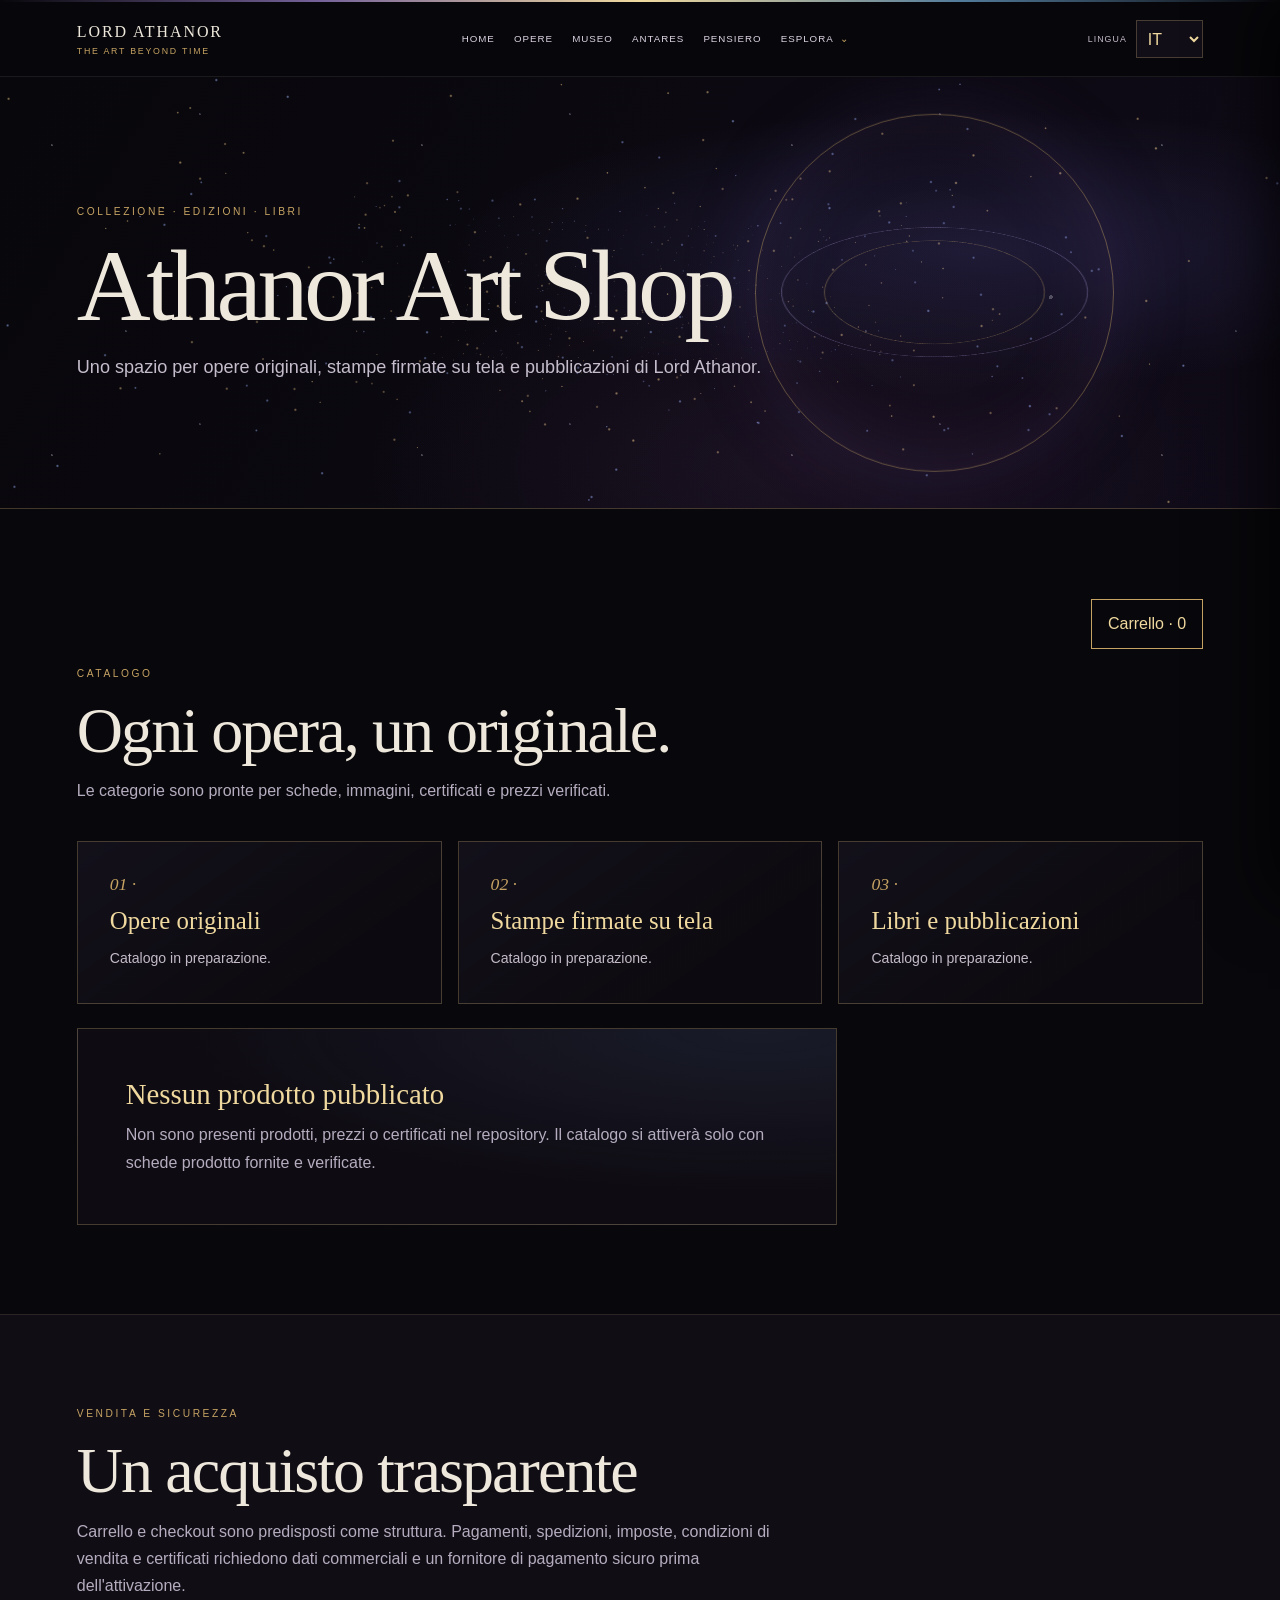
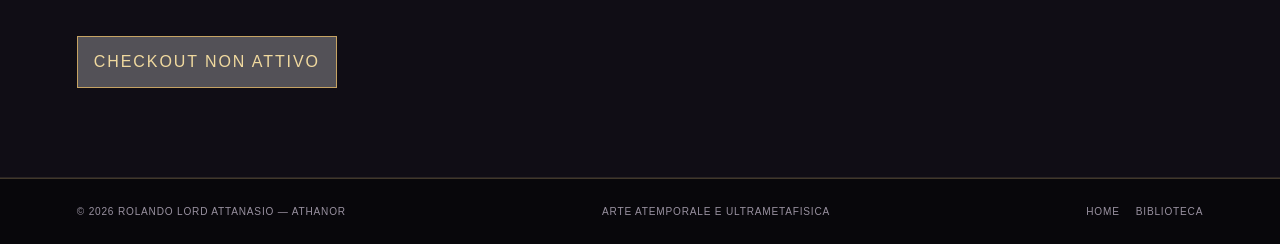
<file: shop.html>
<!doctype html>
<html lang="it"><head><meta charset="utf-8"><meta name="viewport" content="width=device-width,initial-scale=1"><meta name="description" content="Athanor Art Shop: struttura per opere originali, stampe firmate e libri, in attesa del catalogo verificato." data-i18n-content="shop.meta.description"><meta name="theme-color" content="#08070b"><meta property="og:type" content="website"><meta property="og:title" content="Athanor Art Shop — Lord Athanor"><meta property="og:description" content="Catalogo artistico in preparazione." data-i18n-content="shop.meta.description"><link rel="canonical" href="https://rol006007006.github.io/shop.html"><link rel="alternate" hreflang="it" href="https://rol006007006.github.io/shop.html?lang=it"><link rel="alternate" hreflang="en" href="https://rol006007006.github.io/shop.html?lang=en"><link rel="alternate" hreflang="fr" href="https://rol006007006.github.io/shop.html?lang=fr"><link rel="alternate" hreflang="es" href="https://rol006007006.github.io/shop.html?lang=es"><link rel="alternate" hreflang="de" href="https://rol006007006.github.io/shop.html?lang=de"><link rel="alternate" hreflang="zh" href="https://rol006007006.github.io/shop.html?lang=zh"><title data-i18n="shop.meta.title">Athanor Art Shop — Lord Athanor</title><link rel="stylesheet" href="assets/css/site.css"><script defer src="assets/js/site.js"></script></head>
<body class="inner-page"><div class="cosmic-line" aria-hidden="true"></div>
<header class="site-header"><div class="header-inner"><a class="brand" href="index.html">LORD ATHANOR<span>The Art Beyond Time</span></a><button class="menu-toggle" type="button" aria-expanded="false" aria-controls="site-nav"><span data-i18n="nav.menu">Menu</span> ☰</button><nav class="site-nav" id="site-nav" aria-label="Navigazione principale" data-i18n-attr="aria-label:nav.label"><a href="index.html" data-i18n="nav.home">Home</a><a href="galleria.html" data-i18n="nav.works">Opere</a><a href="museo.html" data-i18n="nav.museum">Museo</a><a href="antares.html" data-i18n="nav.antares">Antares</a><a href="index.html#pensiero" data-i18n="nav.thought">Pensiero</a><details class="nav-explore"><summary data-i18n="nav.explore">Esplora</summary><div class="explore-menu"><a href="biblioteca.html" data-i18n="nav.library">Biblioteca</a><a href="windward.html" data-i18n="nav.windward">Windward</a><a href="arti.html" data-i18n="nav.arts">Poesia · Cinema · Teatro</a><a href="oracolo.html" data-i18n="nav.oracle">Oracolo</a><a href="world.html" data-i18n="nav.world">Athanor World</a><a href="diario.html" data-i18n="nav.diary">Diario & Social</a><a href="shop.html" data-i18n="nav.shop">Art Shop</a></div></details></nav><div class="header-tools"><label class="language-label" for="language-select" data-i18n="nav.language">Lingua</label><select class="language-select" id="language-select" aria-label="Seleziona la lingua" data-i18n-attr="aria-label:nav.language"><option value="it">IT</option><option value="en">EN</option><option value="fr">FR</option><option value="es">ES</option><option value="de">DE</option><option value="zh">中文</option></select></div></div></header>
<main><section class="page-hero" aria-labelledby="page-title"><canvas class="cosmos-canvas" id="cosmos-field" aria-hidden="true"></canvas><div class="hero-mark" aria-hidden="true"></div><p class="eyebrow" data-i18n="shop.kicker">Collezione · Edizioni · Libri</p><h1 id="page-title">Athanor Art Shop</h1><p data-i18n="shop.intro">Uno spazio per opere originali, stampe firmate su tela e pubblicazioni di Lord Athanor.</p></section>
<section class="content-section"><div class="shop-toolbar"><button class="cart-toggle" id="cart-toggle" type="button" aria-expanded="false" aria-controls="cart-drawer"><span data-i18n="shop.cart.open">Carrello</span> · <span id="cart-count">0</span></button></div><div class="section-heading"><p class="eyebrow" data-i18n="shop.catalog.kicker">Catalogo</p><h2 data-i18n="shop.catalog.title">Ogni opera, un originale.</h2><p data-i18n="shop.catalog.intro">Le categorie sono pronte per schede, immagini, certificati e prezzi verificati.</p></div><div class="content-grid"><article class="content-card"><span class="card-index">01 ·</span><h3 data-i18n="shop.originals">Opere originali</h3><p data-i18n="shop.category.pending">Catalogo in preparazione.</p></article><article class="content-card"><span class="card-index">02 ·</span><h3 data-i18n="shop.prints">Stampe firmate su tela</h3><p data-i18n="shop.category.pending">Catalogo in preparazione.</p></article><article class="content-card"><span class="card-index">03 ·</span><h3 data-i18n="shop.books">Libri e pubblicazioni</h3><p data-i18n="shop.category.pending">Catalogo in preparazione.</p></article></div><div class="empty-state" style="margin-top:1.5rem"><h3 data-i18n="shop.empty.title">Nessun prodotto pubblicato</h3><p data-i18n="shop.empty.text">Non sono presenti prodotti, prezzi o certificati nel repository. Il catalogo si attiverà solo con schede prodotto fornite e verificate.</p></div></section>
<section class="content-section alt"><div class="section-heading"><p class="eyebrow" data-i18n="shop.secure.kicker">Vendita e sicurezza</p><h2 data-i18n="shop.secure.title">Un acquisto trasparente</h2><p data-i18n="shop.secure.text">Carrello e checkout sono predisposti come struttura. Pagamenti, spedizioni, imposte, condizioni di vendita e certificati richiedono dati commerciali e un fornitore di pagamento sicuro prima dell'attivazione.</p></div><button type="button" class="button-link" id="checkout-disabled" disabled data-i18n="shop.checkout.disabled">Checkout non attivo</button></section></main>
<aside class="cart-drawer" id="cart-drawer" role="dialog" aria-modal="true" aria-labelledby="cart-title" aria-hidden="true" inert><button class="cart-close" id="cart-close" type="button" data-i18n="shop.cart.close">Chiudi ✕</button><h2 id="cart-title" style="margin-top:2rem;font:400 2rem Georgia,serif" data-i18n="shop.cart.title">Il tuo carrello</h2><div class="cart-items"><p data-i18n="shop.cart.empty">Il carrello è vuoto.</p><p class="notice" data-i18n="shop.cart.future">I pagamenti sicuri saranno collegati dopo la configurazione del catalogo.</p></div><button class="button-link" type="button" disabled data-i18n="shop.checkout.disabled">Checkout non attivo</button></aside>
</main><footer class="site-footer"><span>© <span id="year"></span> Rolando Lord Attanasio — Athanor</span><span data-i18n="footer.signature">Arte Atemporale e Ultrametafisica</span><nav class="footer-links"><a href="index.html" data-i18n="footer.home">Home</a><a href="biblioteca.html" data-i18n="nav.library">Biblioteca</a></nav></footer></body></html>
</file>
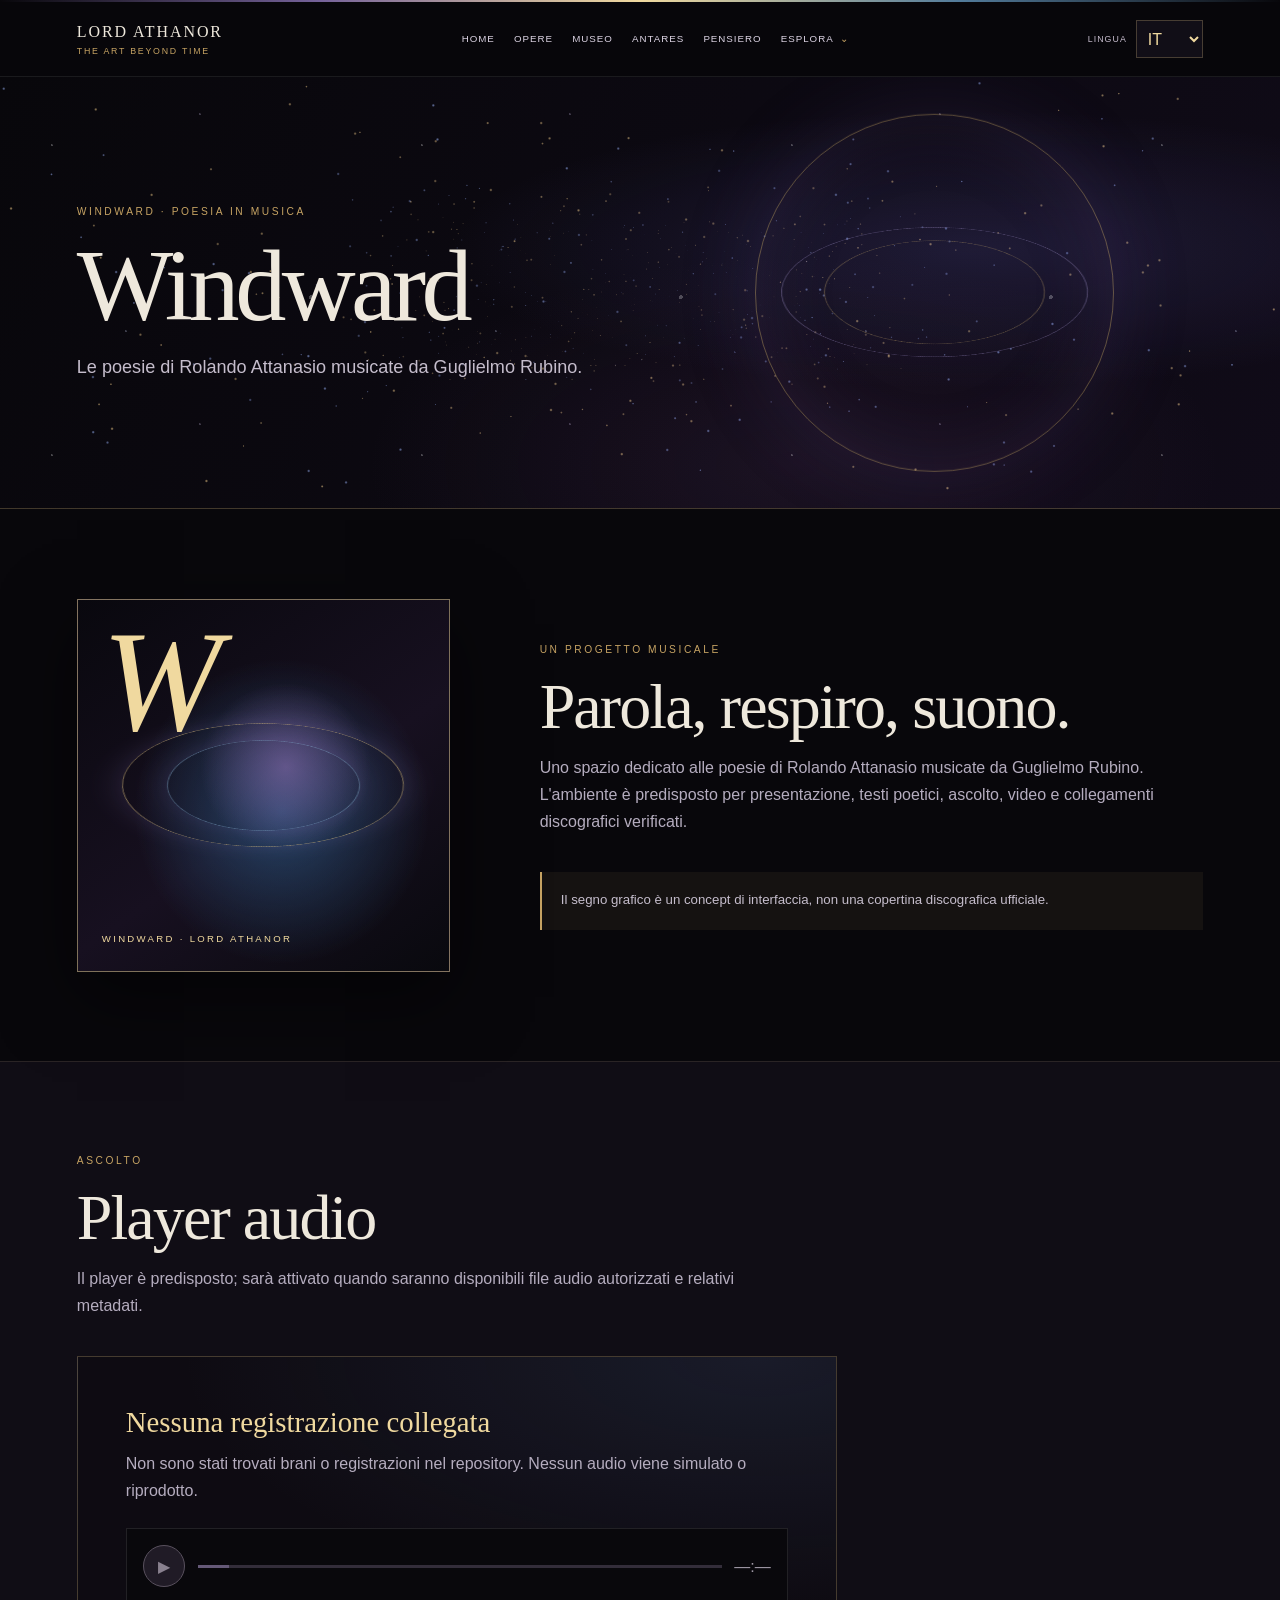
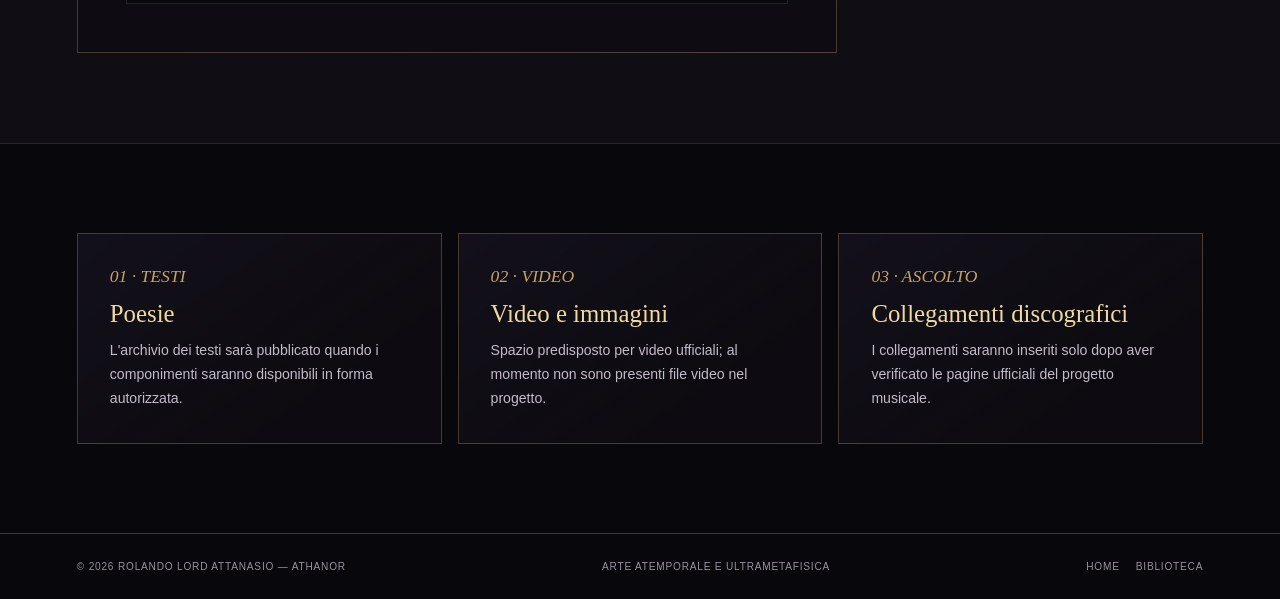
<file: windward.html>
<!doctype html>
<html lang="it"><head><meta charset="utf-8"><meta name="viewport" content="width=device-width,initial-scale=1"><meta name="description" content="Windward: progetto musicale sulle poesie di Rolando Attanasio musicate da Guglielmo Rubino." data-i18n-content="windward.meta.description"><meta name="theme-color" content="#08070b"><meta property="og:type" content="website"><meta property="og:title" content="Windward — Lord Athanor"><meta property="og:description" content="Le poesie di Rolando Attanasio musicate da Guglielmo Rubino." data-i18n-content="windward.meta.description"><link rel="canonical" href="https://rol006007006.github.io/windward.html"><link rel="alternate" hreflang="it" href="https://rol006007006.github.io/windward.html?lang=it"><link rel="alternate" hreflang="en" href="https://rol006007006.github.io/windward.html?lang=en"><link rel="alternate" hreflang="fr" href="https://rol006007006.github.io/windward.html?lang=fr"><link rel="alternate" hreflang="es" href="https://rol006007006.github.io/windward.html?lang=es"><link rel="alternate" hreflang="de" href="https://rol006007006.github.io/windward.html?lang=de"><link rel="alternate" hreflang="zh" href="https://rol006007006.github.io/windward.html?lang=zh"><title data-i18n="windward.meta.title">Windward — Lord Athanor</title><link rel="stylesheet" href="assets/css/site.css"><script defer src="assets/js/site.js"></script></head>
<body class="inner-page"><div class="cosmic-line" aria-hidden="true"></div>
<header class="site-header"><div class="header-inner"><a class="brand" href="index.html">LORD ATHANOR<span>The Art Beyond Time</span></a><button class="menu-toggle" type="button" aria-expanded="false" aria-controls="site-nav"><span data-i18n="nav.menu">Menu</span> ☰</button><nav class="site-nav" id="site-nav" aria-label="Navigazione principale" data-i18n-attr="aria-label:nav.label"><a href="index.html" data-i18n="nav.home">Home</a><a href="galleria.html" data-i18n="nav.works">Opere</a><a href="museo.html" data-i18n="nav.museum">Museo</a><a href="antares.html" data-i18n="nav.antares">Antares</a><a href="index.html#pensiero" data-i18n="nav.thought">Pensiero</a><details class="nav-explore"><summary data-i18n="nav.explore">Esplora</summary><div class="explore-menu"><a href="biblioteca.html" data-i18n="nav.library">Biblioteca</a><a href="windward.html" data-i18n="nav.windward">Windward</a><a href="arti.html" data-i18n="nav.arts">Poesia · Cinema · Teatro</a><a href="oracolo.html" data-i18n="nav.oracle">Oracolo</a><a href="world.html" data-i18n="nav.world">Athanor World</a><a href="diario.html" data-i18n="nav.diary">Diario & Social</a><a href="shop.html" data-i18n="nav.shop">Art Shop</a></div></details></nav><div class="header-tools"><label class="language-label" for="language-select" data-i18n="nav.language">Lingua</label><select class="language-select" id="language-select" aria-label="Seleziona la lingua" data-i18n-attr="aria-label:nav.language"><option value="it">IT</option><option value="en">EN</option><option value="fr">FR</option><option value="es">ES</option><option value="de">DE</option><option value="zh">中文</option></select></div></div></header>
<main><section class="page-hero" aria-labelledby="page-title"><canvas class="cosmos-canvas" id="cosmos-field" aria-hidden="true"></canvas><div class="hero-mark" aria-hidden="true"></div><p class="eyebrow" data-i18n="windward.kicker">Windward · Poesia in musica</p><h1 id="page-title">Windward</h1><p data-i18n="windward.lead">Le poesie di Rolando Attanasio musicate da Guglielmo Rubino.</p></section>
<section class="content-section"><div class="windward-layout"><div class="windward-cover" role="img" aria-label="Concept grafico provvisorio per Windward" data-i18n-attr="aria-label:windward.cover.alt"><span aria-hidden="true">W</span><small>WINDWARD · LORD ATHANOR</small></div><div><p class="eyebrow" data-i18n="windward.project.kicker">Un progetto musicale</p><div class="section-heading"><h2 data-i18n="windward.project.title">Parola, respiro, suono.</h2><p data-i18n="windward.project.text">Uno spazio dedicato alle poesie di Rolando Attanasio musicate da Guglielmo Rubino. L'ambiente è predisposto per presentazione, testi poetici, ascolto, video e collegamenti discografici verificati.</p></div><div class="notice" data-i18n="windward.cover.note">Il segno grafico è un concept di interfaccia, non una copertina discografica ufficiale.</div></div></div></section>
<section class="content-section alt"><div class="section-heading"><p class="eyebrow" data-i18n="windward.listen.kicker">Ascolto</p><h2 data-i18n="windward.listen.title">Player audio</h2><p data-i18n="windward.listen.intro">Il player è predisposto; sarà attivato quando saranno disponibili file audio autorizzati e relativi metadati.</p></div><div class="empty-state"><h3 data-i18n="windward.audio.empty.title">Nessuna registrazione collegata</h3><p data-i18n="windward.audio.empty.text">Non sono stati trovati brani o registrazioni nel repository. Nessun audio viene simulato o riprodotto.</p><div class="player-standby" aria-disabled="true"><button type="button" disabled aria-label="Riproduzione non disponibile">▶</button><span class="player-track" aria-hidden="true"></span><span>—:—</span></div></div></section>
<section class="content-section"><div class="content-grid"><article class="content-card"><span class="card-index" data-i18n="windward.poetry.label">01 · TESTI</span><h3 data-i18n="windward.poetry.title">Poesie</h3><p data-i18n="windward.poetry.text">L'archivio dei testi sarà pubblicato quando i componimenti saranno disponibili in forma autorizzata.</p></article><article class="content-card"><span class="card-index" data-i18n="windward.video.label">02 · VIDEO</span><h3 data-i18n="windward.video.title">Video e immagini</h3><p data-i18n="windward.video.text">Spazio predisposto per video ufficiali; al momento non sono presenti file video nel progetto.</p></article><article class="content-card"><span class="card-index" data-i18n="windward.links.label">03 · ASCOLTO</span><h3 data-i18n="windward.links.title">Collegamenti discografici</h3><p data-i18n="windward.links.text">I collegamenti saranno inseriti solo dopo aver verificato le pagine ufficiali del progetto musicale.</p></article></div></section>
</main><footer class="site-footer"><span>© <span id="year"></span> Rolando Lord Attanasio — Athanor</span><span data-i18n="footer.signature">Arte Atemporale e Ultrametafisica</span><nav class="footer-links"><a href="index.html" data-i18n="footer.home">Home</a><a href="biblioteca.html" data-i18n="nav.library">Biblioteca</a></nav></footer></body></html>
</file>
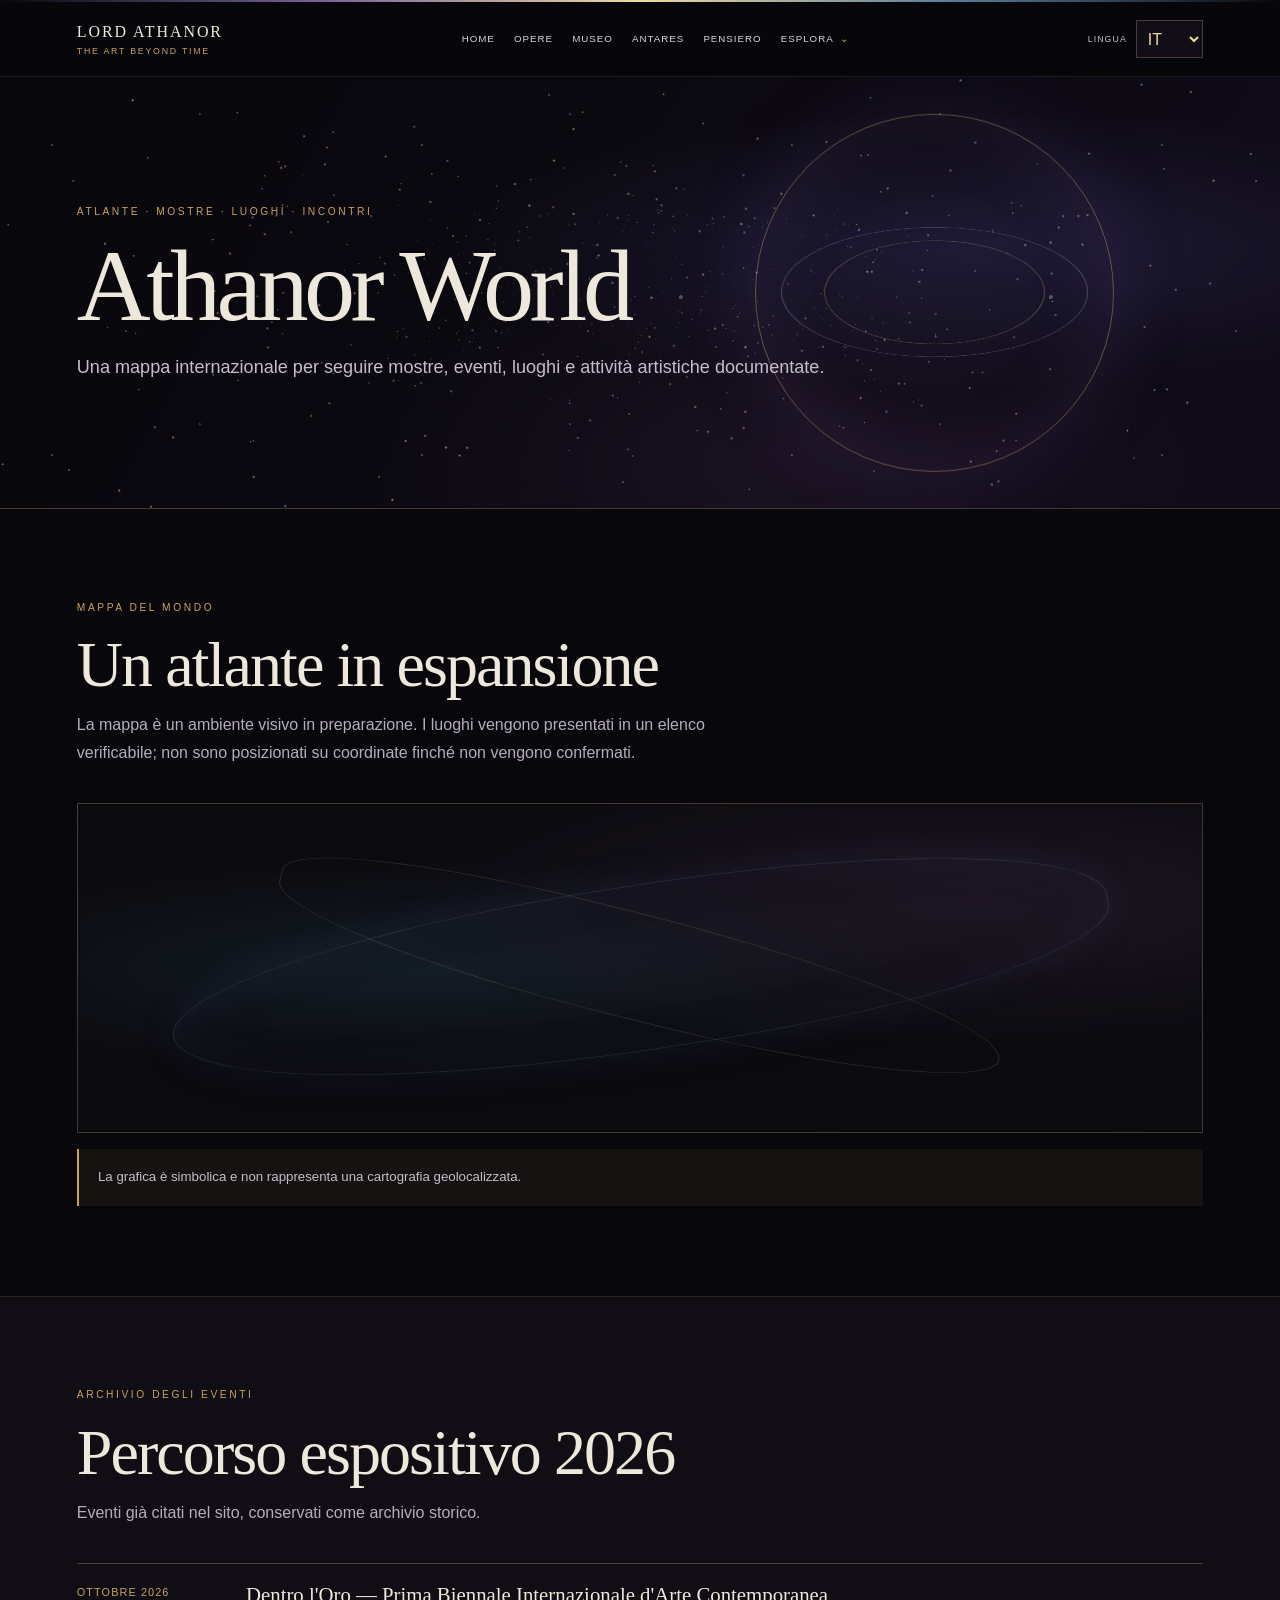
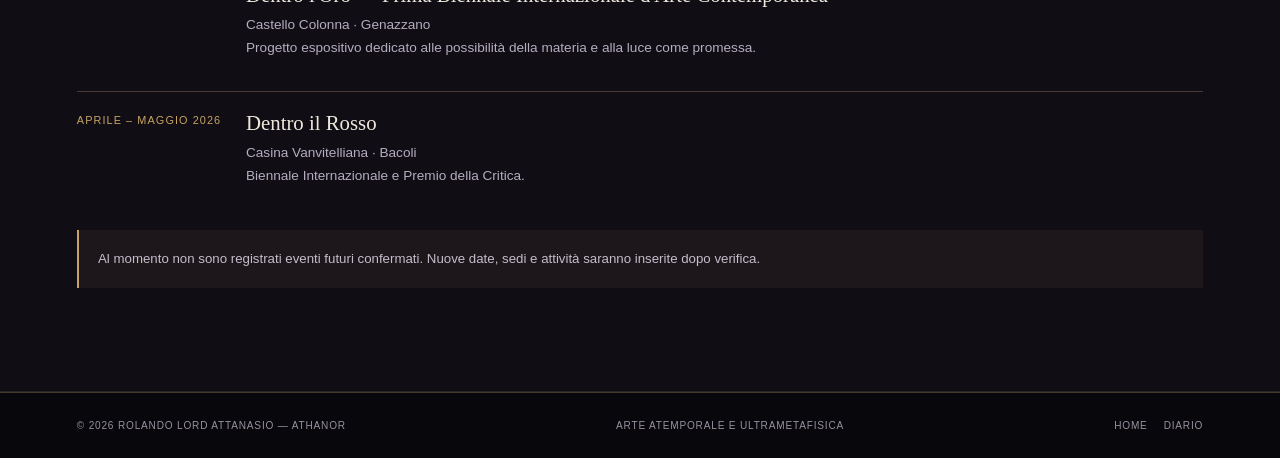
<file: world.html>
<!doctype html>
<html lang="it"><head><meta charset="utf-8"><meta name="viewport" content="width=device-width,initial-scale=1"><meta name="description" content="Athanor World: mappa e archivio di mostre, eventi, luoghi e attività artistiche verificate." data-i18n-content="world.meta.description"><meta name="theme-color" content="#08070b"><meta property="og:type" content="website"><meta property="og:title" content="Athanor World — Lord Athanor"><meta property="og:description" content="Atlante internazionale di mostre e attività artistiche." data-i18n-content="world.meta.description"><link rel="canonical" href="https://rol006007006.github.io/world.html"><link rel="alternate" hreflang="it" href="https://rol006007006.github.io/world.html?lang=it"><link rel="alternate" hreflang="en" href="https://rol006007006.github.io/world.html?lang=en"><link rel="alternate" hreflang="fr" href="https://rol006007006.github.io/world.html?lang=fr"><link rel="alternate" hreflang="es" href="https://rol006007006.github.io/world.html?lang=es"><link rel="alternate" hreflang="de" href="https://rol006007006.github.io/world.html?lang=de"><link rel="alternate" hreflang="zh" href="https://rol006007006.github.io/world.html?lang=zh"><title data-i18n="world.meta.title">Athanor World — Lord Athanor</title><link rel="stylesheet" href="assets/css/site.css"><script defer src="assets/js/site.js"></script></head>
<body class="inner-page"><div class="cosmic-line" aria-hidden="true"></div>
<header class="site-header"><div class="header-inner"><a class="brand" href="index.html">LORD ATHANOR<span>The Art Beyond Time</span></a><button class="menu-toggle" type="button" aria-expanded="false" aria-controls="site-nav"><span data-i18n="nav.menu">Menu</span> ☰</button><nav class="site-nav" id="site-nav" aria-label="Navigazione principale" data-i18n-attr="aria-label:nav.label"><a href="index.html" data-i18n="nav.home">Home</a><a href="galleria.html" data-i18n="nav.works">Opere</a><a href="museo.html" data-i18n="nav.museum">Museo</a><a href="antares.html" data-i18n="nav.antares">Antares</a><a href="index.html#pensiero" data-i18n="nav.thought">Pensiero</a><details class="nav-explore"><summary data-i18n="nav.explore">Esplora</summary><div class="explore-menu"><a href="biblioteca.html" data-i18n="nav.library">Biblioteca</a><a href="windward.html" data-i18n="nav.windward">Windward</a><a href="arti.html" data-i18n="nav.arts">Poesia · Cinema · Teatro</a><a href="oracolo.html" data-i18n="nav.oracle">Oracolo</a><a href="world.html" data-i18n="nav.world">Athanor World</a><a href="diario.html" data-i18n="nav.diary">Diario & Social</a><a href="shop.html" data-i18n="nav.shop">Art Shop</a></div></details></nav><div class="header-tools"><label class="language-label" for="language-select" data-i18n="nav.language">Lingua</label><select class="language-select" id="language-select" aria-label="Seleziona la lingua" data-i18n-attr="aria-label:nav.language"><option value="it">IT</option><option value="en">EN</option><option value="fr">FR</option><option value="es">ES</option><option value="de">DE</option><option value="zh">中文</option></select></div></div></header>
<main><section class="page-hero" aria-labelledby="page-title"><canvas class="cosmos-canvas" id="cosmos-field" aria-hidden="true"></canvas><div class="hero-mark" aria-hidden="true"></div><p class="eyebrow" data-i18n="world.kicker">Atlante · Mostre · Luoghi · Incontri</p><h1 id="page-title">Athanor World</h1><p data-i18n="world.intro">Una mappa internazionale per seguire mostre, eventi, luoghi e attività artistiche documentate.</p></section>
<section class="content-section"><div class="section-heading"><p class="eyebrow" data-i18n="world.map.kicker">Mappa del mondo</p><h2 data-i18n="world.map.title">Un atlante in espansione</h2><p data-i18n="world.map.text">La mappa è un ambiente visivo in preparazione. I luoghi vengono presentati in un elenco verificabile; non sono posizionati su coordinate finché non vengono confermati.</p></div><div class="world-map" role="img" aria-label="Mappa cosmica simbolica, non in scala" data-i18n-attr="aria-label:world.map.alt"></div><div class="notice" style="margin-top:1rem" data-i18n="world.map.note">La grafica è simbolica e non rappresenta una cartografia geolocalizzata.</div></section>
<section class="content-section alt"><div class="section-heading"><p class="eyebrow" data-i18n="world.archive.kicker">Archivio degli eventi</p><h2 data-i18n="world.archive.title">Percorso espositivo 2026</h2><p data-i18n="world.archive.intro">Eventi già citati nel sito, conservati come archivio storico.</p></div><div class="event-list">
<article class="event-item"><time data-i18n="events.october">Ottobre 2026</time><div><h3>Dentro l'Oro — Prima Biennale Internazionale d'Arte Contemporanea</h3><p>Castello Colonna · Genazzano</p><p data-i18n="events.gold.short">Progetto espositivo dedicato alle possibilità della materia e alla luce come promessa.</p></div></article>
<article class="event-item"><time data-i18n="events.april">Aprile – Maggio 2026</time><div><h3>Dentro il Rosso</h3><p>Casina Vanvitelliana · Bacoli</p><p data-i18n="events.red.world">Biennale Internazionale e Premio della Critica.</p></div></article>
</div><p class="notice" style="margin-top:1.5rem" data-i18n="world.no.future">Al momento non sono registrati eventi futuri confermati. Nuove date, sedi e attività saranno inserite dopo verifica.</p></section></main>
<footer class="site-footer"><span>© <span id="year"></span> Rolando Lord Attanasio — Athanor</span><span data-i18n="footer.signature">Arte Atemporale e Ultrametafisica</span><nav class="footer-links"><a href="index.html" data-i18n="footer.home">Home</a><a href="diario.html" data-i18n="nav.diary">Diario</a></nav></footer></body></html>
</file>
<file: assets/css/site.css>
:root {
  --cosmos: #08070b;
  --cosmos-2: #0e0b14;
  --panel: #15111b;
  --gold: #c6a363;
  --gold-bright: #f0d99f;
  --bronze: #765638;
  --violet: #75629a;
  --blue: #527b9b;
  --ivory: #eee8dc;
  --muted: #b5adbf;
  --hairline: rgba(218, 187, 126, .27);
  --serif: Georgia, "Times New Roman", serif;
  --sans: Arial, Helvetica, sans-serif;
  --page-gutter: clamp(1.2rem, 6vw, 6rem);
}
*, *::before, *::after { box-sizing: border-box; }
html { scroll-behavior: smooth; scroll-padding-top: 6rem; }
body.inner-page { margin: 0; background: var(--cosmos); color: var(--ivory); font: 16px/1.7 var(--sans); }
body.inner-page a { color: inherit; text-decoration: none; }
body.inner-page img { max-width: 100%; }
body.inner-page button, body.inner-page select { font: inherit; }
body.inner-page :focus-visible { outline: 2px solid var(--gold-bright); outline-offset: 4px; }
.site-header { position: sticky; top: 0; z-index: 50; background: rgba(8,7,11,.93); border-bottom: 1px solid rgba(255,255,255,.08); backdrop-filter: blur(14px); }
.header-inner { min-height: 74px; padding: .5rem var(--page-gutter); display: flex; justify-content: space-between; align-items: center; gap: 1.2rem; }
.brand { display: inline-flex; flex-direction: column; flex: 0 0 auto; color: var(--ivory); font: 1rem/1.2 var(--serif); letter-spacing: .12em; text-transform: uppercase; white-space: nowrap; }
.brand span { margin-top: .28rem; color: var(--gold); font: .55rem/1.2 var(--sans); letter-spacing: .2em; }
.site-nav { display: flex; align-items: center; justify-content: center; gap: clamp(.65rem, 1.5vw, 1.5rem); color: #ddd5e5; font-size: .61rem; letter-spacing: .1em; text-transform: uppercase; }
.site-nav > a, .site-nav summary { padding: .6rem 0; cursor: pointer; }
.site-nav > a:hover, .site-nav summary:hover, .site-nav > a:focus-visible { color: var(--gold-bright); }
.nav-explore { position: relative; }
.nav-explore summary { list-style: none; }
.nav-explore summary::-webkit-details-marker { display: none; }
.nav-explore summary::after { content: "⌄"; margin-left: .4rem; color: var(--gold); }
.nav-explore[open] .explore-menu { position: absolute; top: 100%; right: -2rem; width: min(320px,85vw); padding: .7rem 1rem; display: grid; grid-template-columns: 1fr 1fr; gap: .25rem .8rem; background: #100d16; border: 1px solid var(--hairline); box-shadow: 0 20px 50px #000a; }
.explore-menu a { padding: .6rem .2rem; border-bottom: 1px solid rgba(255,255,255,.06); }
.explore-menu a:hover { color: var(--gold-bright); }
.header-tools { display: flex; align-items: center; gap: .6rem; }
.language-label { color: #c7bdce; font-size: .55rem; letter-spacing: .12em; text-transform: uppercase; }
.language-select { max-width: 85px; padding: .55rem .4rem; border: 1px solid var(--hairline); border-radius: 0; background: #110e17; color: var(--gold-bright); font-size: .65rem; }
.menu-toggle { display: none; padding: .55rem .7rem; border: 1px solid var(--hairline); background: transparent; color: var(--gold-bright); font-size: .65rem; letter-spacing: .1em; text-transform: uppercase; }
.cosmic-line { height: 2px; background: linear-gradient(90deg,transparent,var(--violet),var(--gold-bright),var(--blue),transparent); }
.page-hero { min-height: 48vh; padding: clamp(4rem,9vw,8rem) var(--page-gutter); position: relative; isolation: isolate; overflow: hidden; display: flex; flex-direction: column; justify-content: center; background: radial-gradient(ellipse at 76% 40%,rgba(89,83,166,.23),transparent 38%), radial-gradient(ellipse at 62% 90%,rgba(101,61,114,.16),transparent 38%),linear-gradient(120deg,#08070b,#100b18); border-bottom: 1px solid var(--hairline); }
.page-hero::before { content: ""; position: absolute; z-index: -1; inset: 0; opacity: .25; background-image: radial-gradient(1px 1px at 14% 22%,#fff 98%,transparent),radial-gradient(1px 1px at 54% 12%,#d7c9f2 98%,transparent),radial-gradient(2px 2px at 84% 71%,#fff 98%,transparent),radial-gradient(1px 1px at 34% 82%,#d4dcff 98%,transparent); background-size: 370px 310px; }
.page-hero h1 { max-width: 1050px; margin: 0 0 1rem; font: 400 clamp(3rem,8vw,7rem)/.97 var(--serif); letter-spacing: -.045em; }
.page-hero h1 em { color: var(--gold-bright); font-weight: 400; }
.page-hero p:not(.eyebrow) { max-width: 760px; margin: 0; color: #c5bdcc; font-size: clamp(.95rem,1.5vw,1.13rem); }
.eyebrow { margin: 0 0 1rem; color: var(--gold); font-size: .64rem; letter-spacing: .25em; text-transform: uppercase; }
.hero-mark { position: absolute; top: 50%; right: 13%; width: clamp(180px,28vw,400px); aspect-ratio: 1; border: 1px solid rgba(220,185,117,.4); border-radius: 50%; box-shadow: 0 0 80px rgba(93,72,150,.18),inset 0 0 75px rgba(104,75,140,.17); transform: translateY(-50%); pointer-events: none; }
.hero-mark::before, .hero-mark::after { content: ""; position: absolute; inset: 7%; border: 1px solid rgba(153,139,193,.45); border-radius: 50%; transform: rotateX(65deg) rotate(-25deg); }
.hero-mark::after { inset: 19%; border-color: rgba(219,183,111,.35); transform: rotateX(62deg) rotate(28deg); }
.content-section { padding: clamp(3.8rem,7vw,7rem) var(--page-gutter); }
.content-section.alt { background: #100d15; border-block: 1px solid rgba(215,191,147,.13); }
.section-heading { max-width: 800px; margin-bottom: 2.3rem; }
.section-heading h2 { margin: 0 0 .8rem; font: 400 clamp(2.25rem,5vw,4.5rem)/1.04 var(--serif); letter-spacing: -.03em; }
.section-heading h2 em { color: var(--gold-bright); }
.section-heading p:not(.eyebrow) { max-width: 700px; margin: 0; color: var(--muted); }
.content-grid { display: grid; grid-template-columns: repeat(3,minmax(0,1fr)); gap: 1rem; }
.content-card { padding: clamp(1.3rem,2.5vw,2rem); border: 1px solid var(--hairline); background: linear-gradient(145deg,rgba(91,77,128,.13),rgba(13,11,16,.94) 70%); }
.content-card h2, .content-card h3 { margin: 0 0 .65rem; color: var(--gold-bright); font: 400 1.55rem/1.2 var(--serif); }
.content-card p { margin: 0; color: #c3bbc8; font-size: .88rem; }
.content-card .card-index { display: block; margin-bottom: .7rem; color: var(--gold); font: italic 1.1rem var(--serif); }
.art-grid { display: grid; grid-template-columns: repeat(3,minmax(0,1fr)); gap: 1.25rem; }
.art-card { min-width: 0; border: 1px solid var(--hairline); background: #100d12; }
.art-card button { display: block; width: 100%; padding: 0; border: 0; background: transparent; cursor: zoom-in; }
.art-card img { display: block; width: 100%; height: clamp(260px,37vw,540px); object-fit: contain; background: #08070a; }
.art-info { padding: 1.2rem; }
.art-info h3 { margin: 0 0 .3rem; color: var(--gold-bright); font: 400 1.4rem var(--serif); }
.art-info p { margin: 0 0 .65rem; color: var(--muted); font-size: .75rem; }
.art-info .art-note { color: #ddd5e5; font-size: .86rem; }
.text-link, .button-link { display: inline-flex; align-items: center; justify-content: center; min-height: 44px; padding: .7rem 1rem; border: 1px solid var(--gold); color: var(--gold-bright); font-size: .64rem; letter-spacing: .12em; text-transform: uppercase; }
.text-link:hover, .button-link:hover { background: var(--gold-bright); color: var(--cosmos); }
.notice { padding: 1.1rem 1.2rem; border-left: 2px solid var(--gold); background: rgba(193,160,100,.07); color: #c5bdcc; font-size: .83rem; }
.empty-state { max-width: 760px; padding: clamp(1.7rem,4vw,3rem); border: 1px solid var(--hairline); background: radial-gradient(ellipse at 90% 0%,rgba(84,112,163,.16),transparent 60%),#0e0b12; }
.empty-state h2, .empty-state h3 { margin: 0 0 .65rem; color: var(--gold-bright); font: 400 1.8rem/1.2 var(--serif); }
.empty-state p { margin: 0; color: var(--muted); }
.art-lightbox { position: fixed; inset: 0; z-index: 100; display: none; align-items: center; justify-content: center; padding: 4vh 4vw; background: rgba(0,0,0,.96); }
.art-lightbox.is-open { display: flex; }
.art-lightbox img { max-width: 92vw; max-height: 88vh; object-fit: contain; }
.lightbox-close { position: absolute; top: 1rem; right: 1rem; padding: .65rem 1rem; border: 1px solid var(--gold); background: #100d12; color: var(--gold-bright); }
.site-footer { display: flex; justify-content: space-between; align-items: center; gap: 1.2rem; padding: 1.5rem var(--page-gutter); border-top: 1px solid var(--hairline); color: #9991a0; font-size: .63rem; letter-spacing: .08em; text-transform: uppercase; }
.footer-links { display: flex; flex-wrap: wrap; gap: 1rem; }
.footer-links a:hover { color: var(--gold-bright); }
.portal-form, .oracle-panel, .cart-panel { border: 1px solid var(--hairline); background: #100d15; }
.oracle-panel { max-width: 760px; padding: clamp(1.5rem,4vw,3rem); }
.windward-layout { display: grid; grid-template-columns: minmax(220px,.72fr) minmax(0,1.28fr); align-items: center; gap: clamp(2rem,7vw,6rem); }
.windward-cover { width: min(100%,390px); aspect-ratio: 1; position: relative; overflow: hidden; display: flex; flex-direction: column; justify-content: space-between; padding: 1.5rem; border: 1px solid rgba(226,202,153,.54); background: radial-gradient(ellipse at 56% 45%,rgba(150,113,184,.55),transparent 29%),radial-gradient(ellipse at 55% 57%,rgba(47,95,142,.65),transparent 51%),linear-gradient(145deg,#09080e,#171020 56%,#09090e); box-shadow: 0 25px 70px #0008; }
.windward-cover::before,.windward-cover::after { content:""; position:absolute; inset:12%; border:1px solid rgba(221,191,128,.55); border-radius:50%; transform:rotateX(64deg) rotate(-23deg); box-shadow:0 0 35px rgba(111,95,159,.26); }
.windward-cover::after { inset:24%; border-color:rgba(132,172,205,.5); transform:rotateX(62deg) rotate(29deg); }
.windward-cover span,.windward-cover small { position:relative; z-index:1; color:#f0d99f; }
.windward-cover span { font:italic clamp(5rem,13vw,9rem)/.8 var(--serif); }
.windward-cover small { font-size:.6rem; letter-spacing:.24em; }
.player-standby { display:flex; align-items:center; gap:.8rem; margin-top:1.5rem; padding:1rem; border:1px solid rgba(255,255,255,.1); background:#09080c; color:#9f98a5; }
.player-standby button { width:42px; height:42px; border:1px solid #59515e; border-radius:50%; background:#201b26; color:#89818f; }
.player-track { flex:1; height:3px; background:linear-gradient(90deg,#655978 0 6%,#332d3a 6%); }
.oracle-status { display: inline-flex; gap: .55rem; align-items: center; color: #d8c188; font-size: .68rem; letter-spacing: .1em; text-transform: uppercase; }
.oracle-status::before { content: ""; width: 8px; height: 8px; border-radius: 50%; background: #9d7650; box-shadow: 0 0 12px #9d7650; }
.oracle-input-row { display: flex; gap: .6rem; margin-top: 1.4rem; }
.oracle-input-row input { flex: 1; min-width: 0; padding: .8rem; border: 1px solid rgba(255,255,255,.15); background: #09080c; color: #888; }
.oracle-input-row button { padding: .8rem 1rem; border: 1px solid #50485d; background: #221d29; color: #aaa2af; }
.world-map { min-height: 330px; position: relative; overflow: hidden; border: 1px solid var(--hairline); background: radial-gradient(ellipse at 30% 50%,rgba(57,110,138,.19),transparent 47%),radial-gradient(ellipse at 80% 30%,rgba(126,83,138,.17),transparent 45%),#0b0a0f; }
.world-map::before { content: ""; position: absolute; inset: 15% 8%; border: 1px solid rgba(122,150,181,.21); border-radius: 48% 52% 45% 55%; transform: rotate(-9deg) scaleY(.72); box-shadow: 0 0 50px rgba(65,91,142,.11),inset 0 0 55px rgba(71,80,137,.1); }
.world-map::after { content: ""; position: absolute; inset: 27% 17%; border: 1px solid rgba(193,160,100,.2); border-radius: 44% 56% 50% 50%; transform: rotate(14deg) scaleY(.7); }
.event-list { display: grid; gap: .8rem; margin-top: 1.5rem; }
.event-item { display: grid; grid-template-columns: 150px 1fr; gap: 1.2rem; padding: 1.2rem 0; border-top: 1px solid var(--hairline); }
.event-item time { color: var(--gold); font-size: .68rem; letter-spacing: .1em; text-transform: uppercase; }
.event-item h3 { margin: 0 0 .35rem; font: 400 1.3rem var(--serif); }
.event-item p { margin: 0; color: var(--muted); font-size: .85rem; }
.shop-toolbar { display: flex; justify-content: flex-end; margin-bottom: 1rem; }
.cart-toggle { padding: .65rem 1rem; border: 1px solid var(--gold); background: transparent; color: var(--gold-bright); cursor: pointer; }
.cart-drawer { position: fixed; inset: 0 0 0 auto; z-index: 100; width: min(410px,100%); padding: 1.5rem; background: #100d15; border-left: 1px solid var(--hairline); box-shadow: -20px 0 60px #000b; transform: translateX(102%); transition: transform .25s ease; }
.cart-drawer.is-open { transform: translateX(0); }
.cart-close { float: right; border: 1px solid var(--hairline); background: transparent; color: var(--gold-bright); padding: .5rem .8rem; cursor: pointer; }
.cart-items { clear: both; padding-top: 2rem; color: var(--muted); }
.cosmos-canvas { position: absolute; z-index: 0; inset: 0; width: 100%; height: 100%; pointer-events: none; opacity: .72; }
.page-hero > .eyebrow, .page-hero > h1, .page-hero > p:not(.eyebrow) { position: relative; z-index: 1; }
@media (max-width: 1180px) {
  .header-inner { flex-wrap: wrap; }
  .menu-toggle { display: inline-flex; }
  .site-nav { display: none; order: 3; flex: 1 0 100%; flex-wrap: wrap; justify-content: flex-start; padding: .5rem 0 1rem; }
  .site-nav.is-open { display: flex; }
  .site-nav .explore-menu { position: static; box-shadow: none; }
  .header-tools { margin-left: auto; }
  .content-grid { grid-template-columns: repeat(2,minmax(0,1fr)); }
}
@media (max-width: 680px) {
  html { scroll-padding-top: 5.2rem; }
  .header-inner { min-height: 65px; gap: .6rem; }
  .brand { font-size: .8rem; letter-spacing: .08em; }
  .brand span { font-size: .48rem; letter-spacing: .13em; }
  .header-tools { gap: .35rem; }
  .language-label { display: none; }
  .language-select { max-width: 73px; font-size: .6rem; }
  .menu-toggle { padding: .5rem .55rem; font-size: .59rem; }
  .page-hero { min-height: 42vh; padding-top: 4rem; padding-bottom: 4rem; }
  .hero-mark { top: 26%; right: -18%; opacity: .55; }
  .content-grid, .art-grid { grid-template-columns: 1fr; }
  .windward-layout { grid-template-columns: 1fr; }
  .windward-cover { width: min(78vw,340px); margin: 0 auto; }
  .art-card img { height: min(78vh,560px); }
  .event-item { grid-template-columns: 1fr; gap: .3rem; }
  .oracle-input-row { flex-direction: column; }
  .site-footer { align-items: flex-start; flex-direction: column; }
}
@media (prefers-reduced-motion: reduce) {
  html { scroll-behavior: auto; }
  *, *::before, *::after { scroll-behavior: auto !important; animation-duration: .01ms !important; transition-duration: .01ms !important; }
}
</file>
